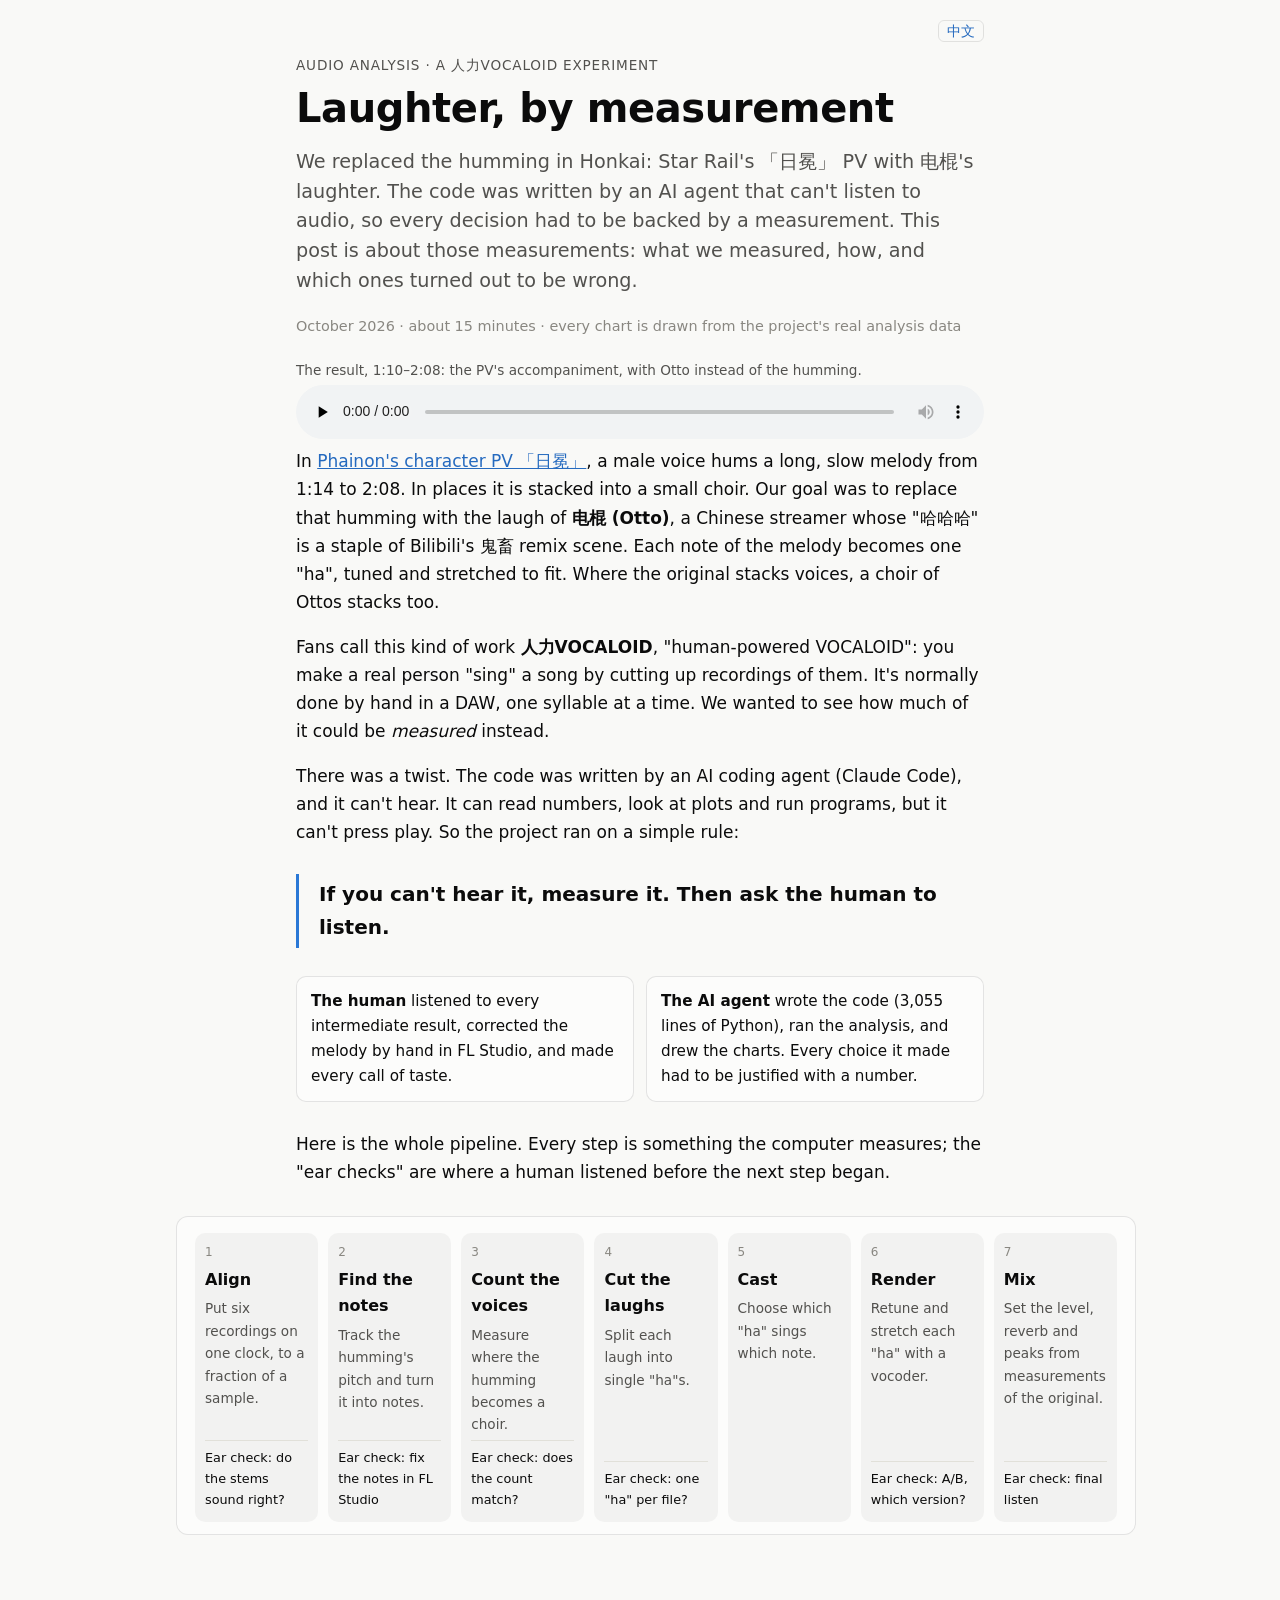
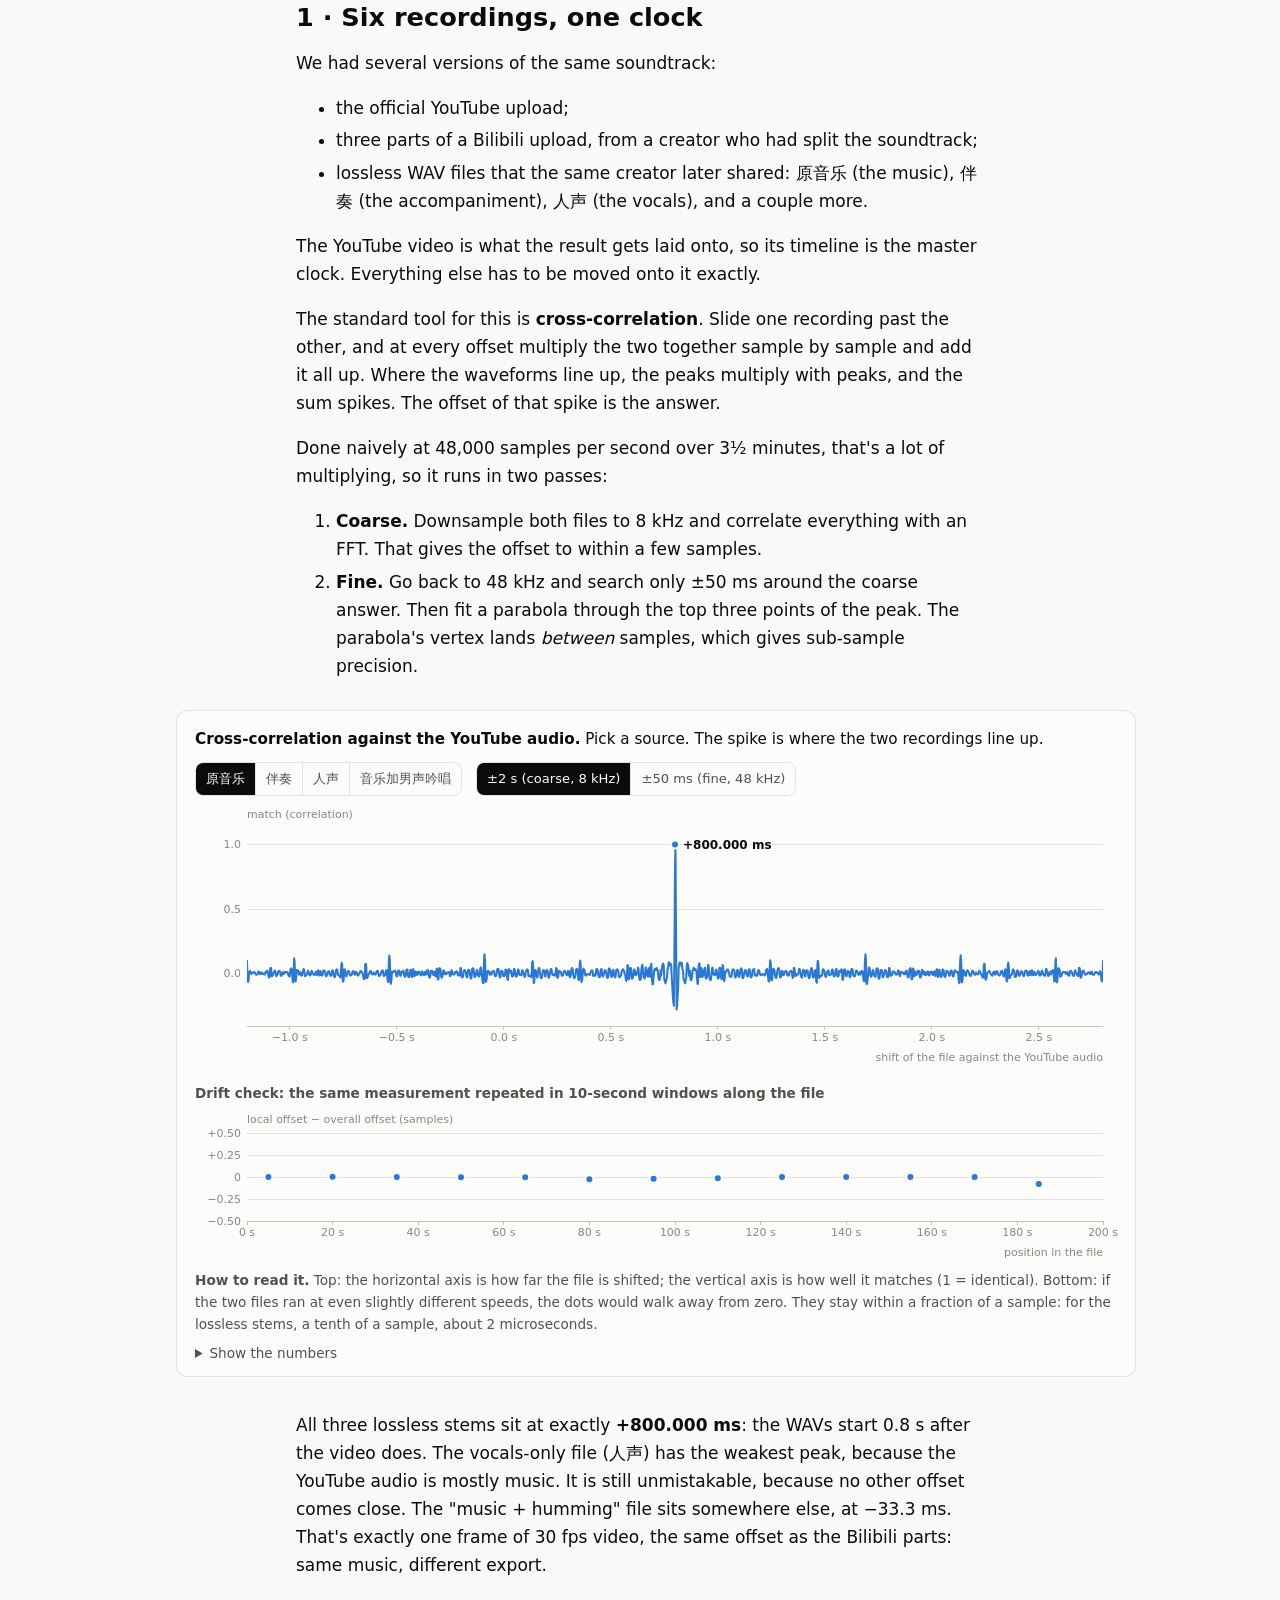
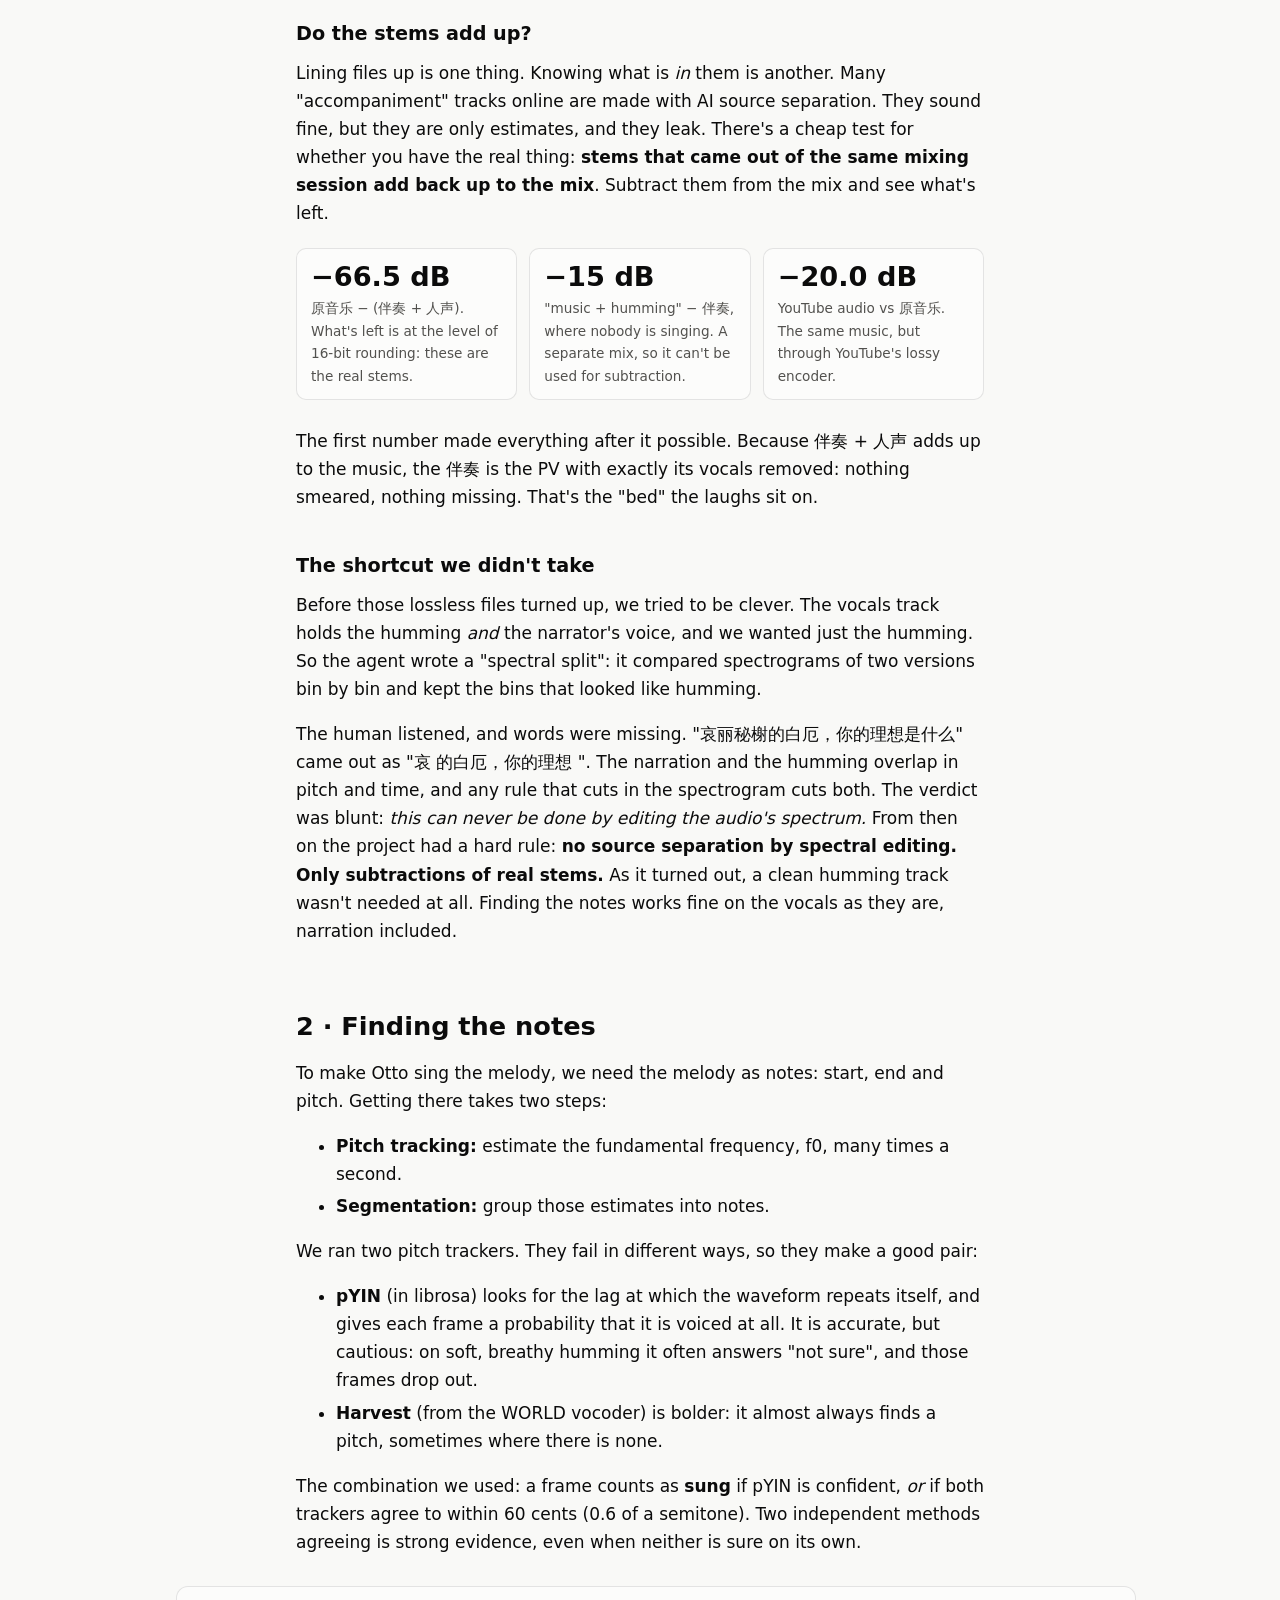
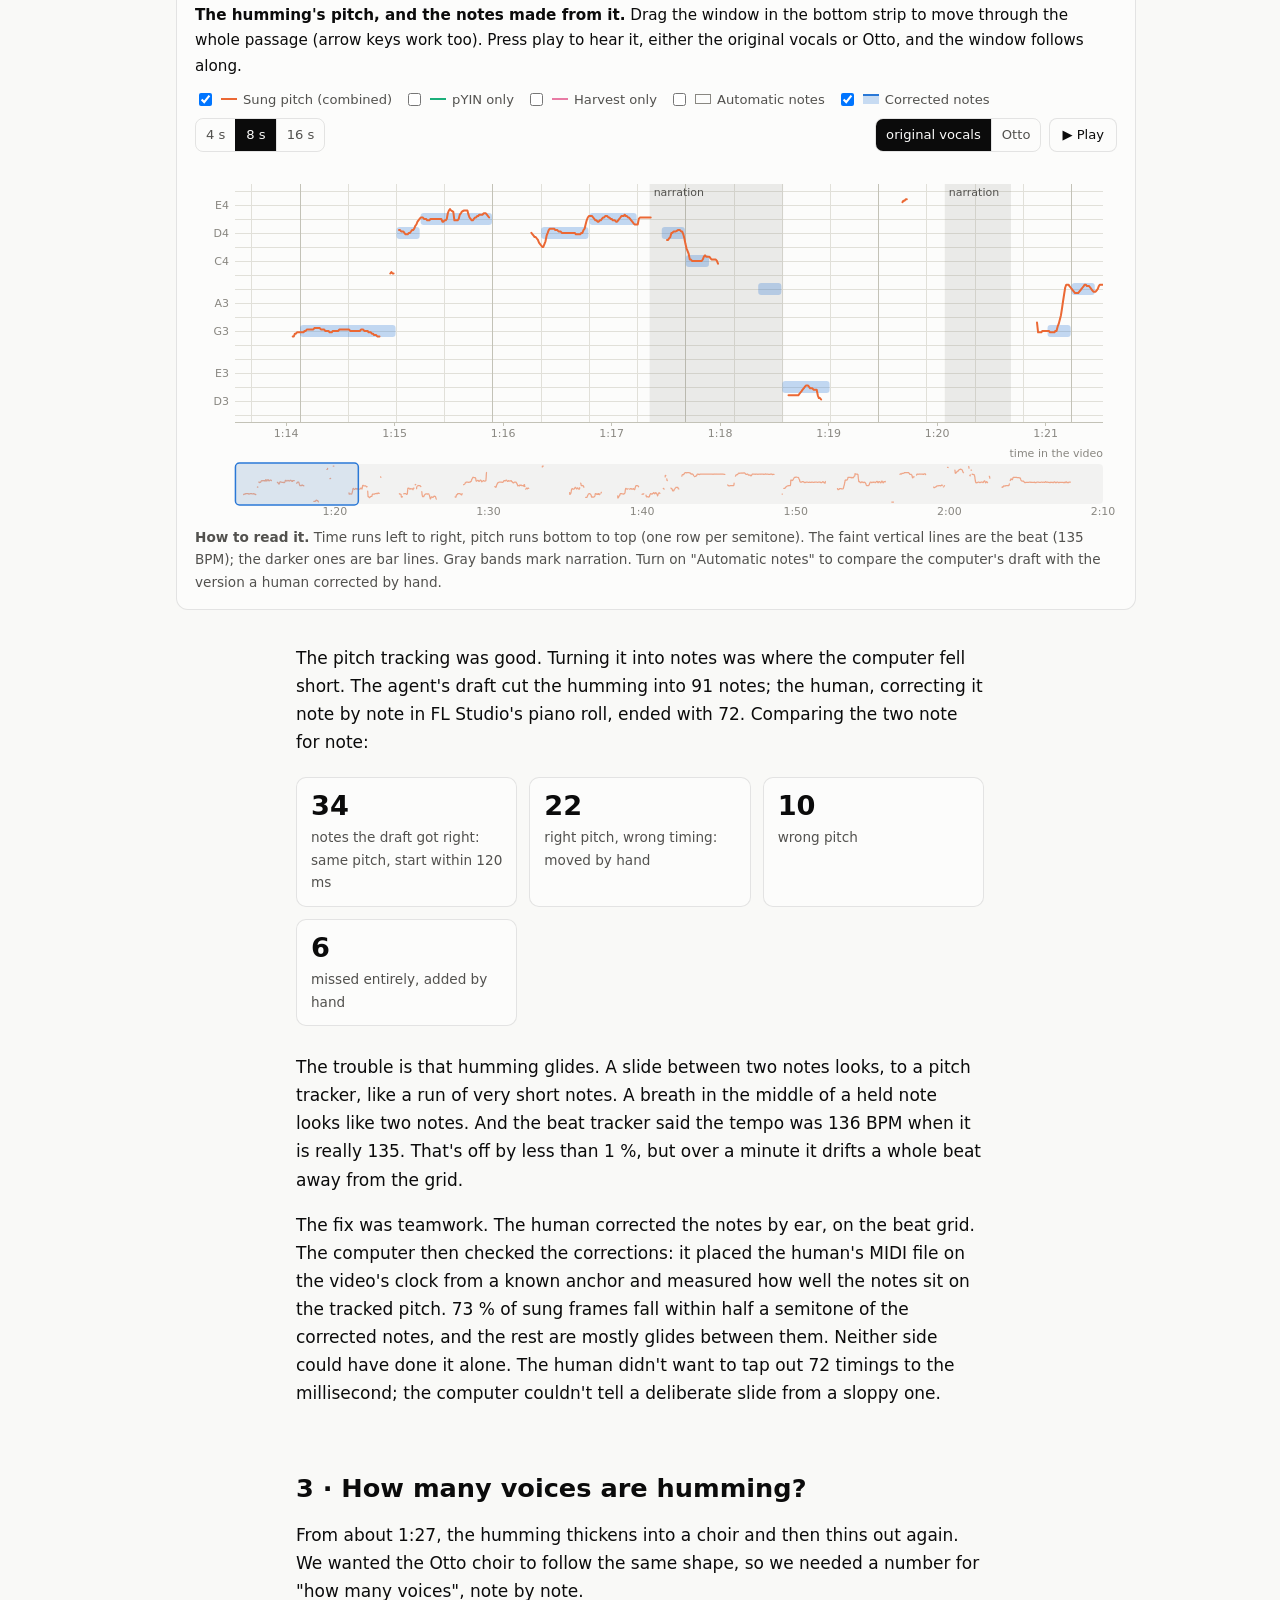
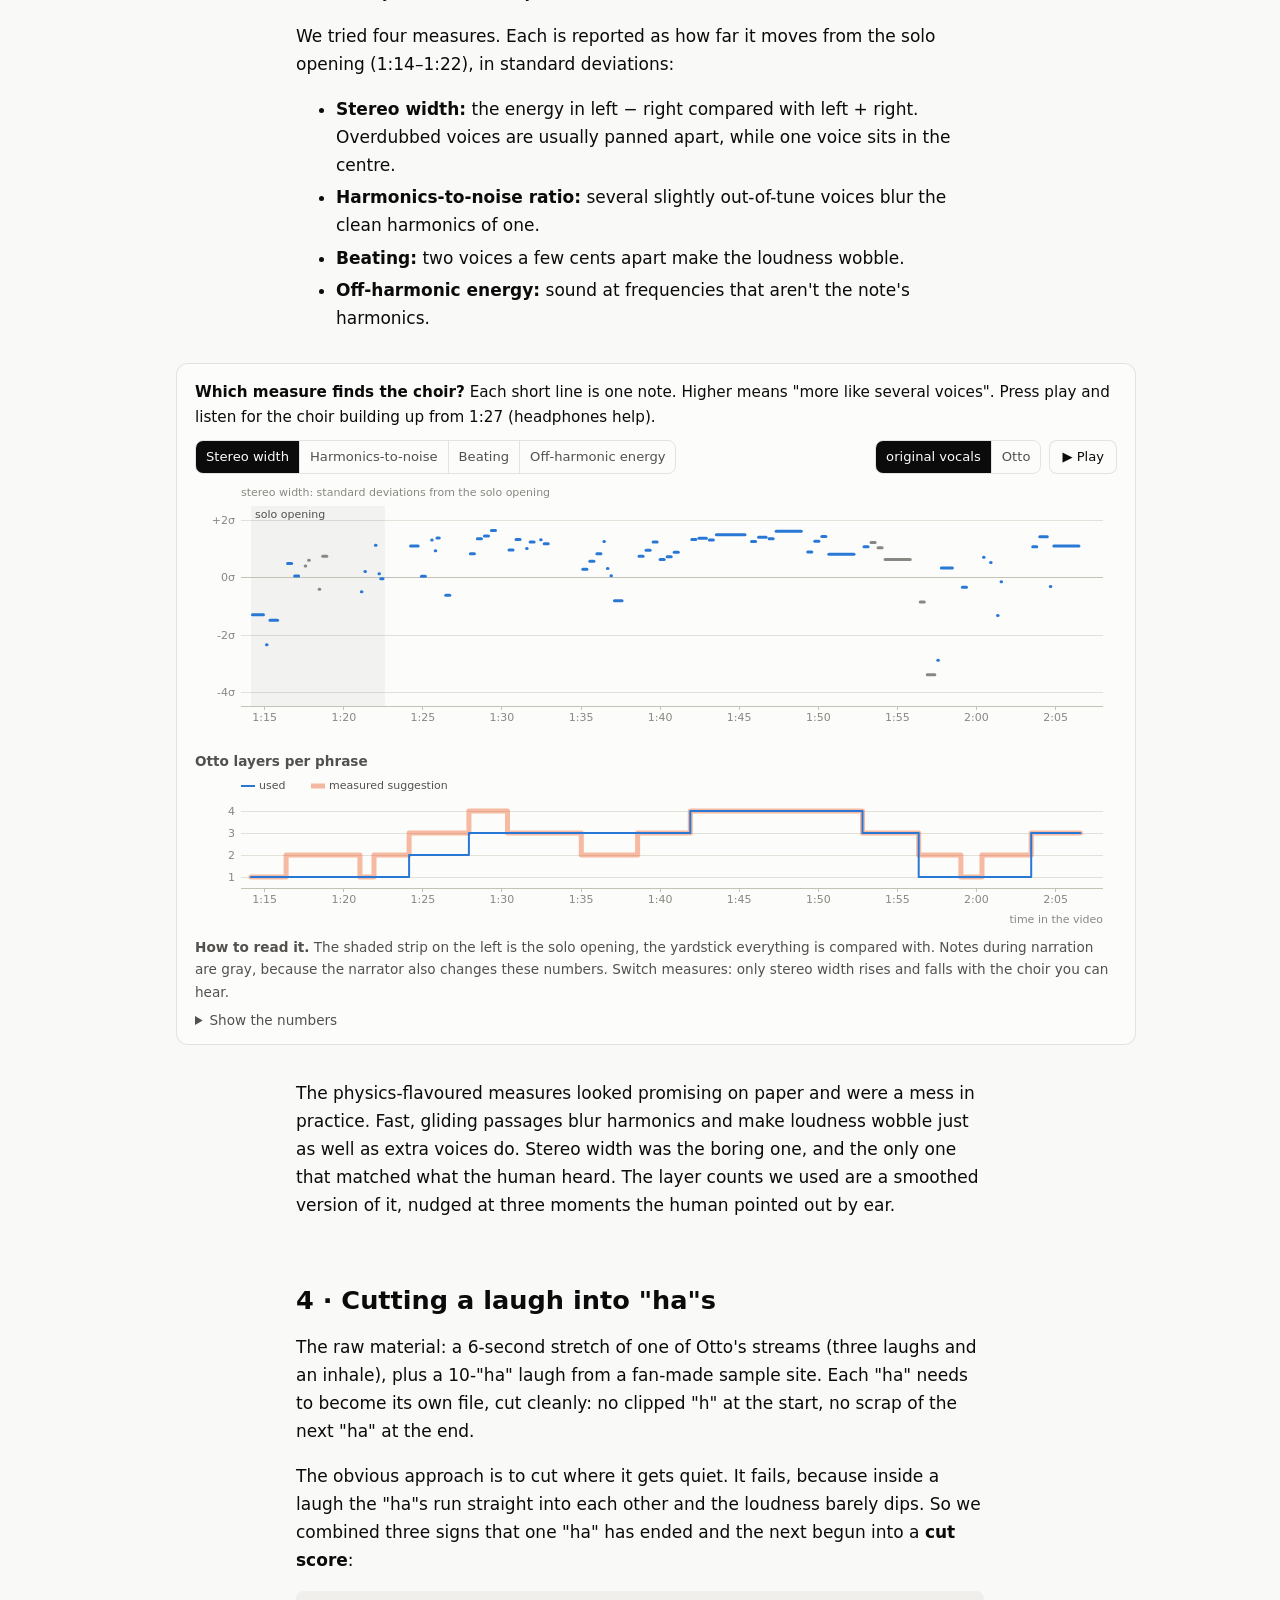
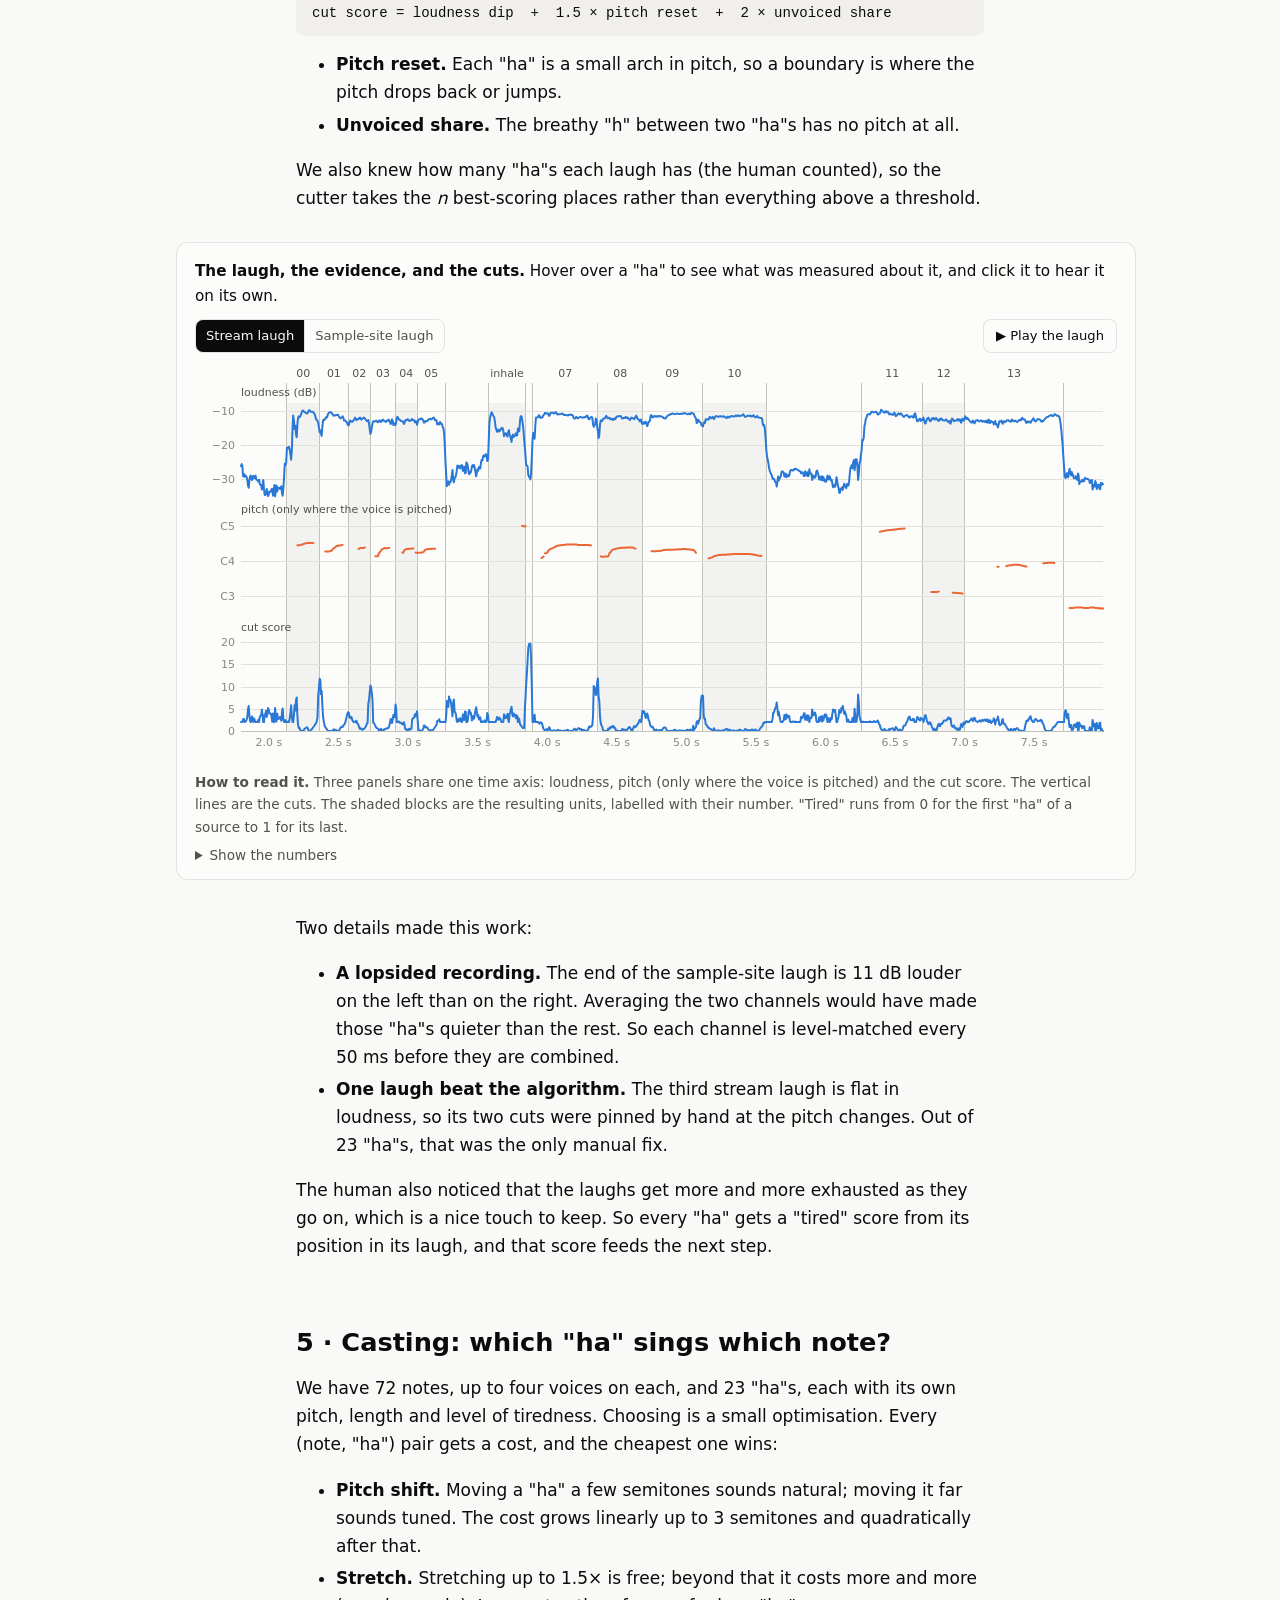
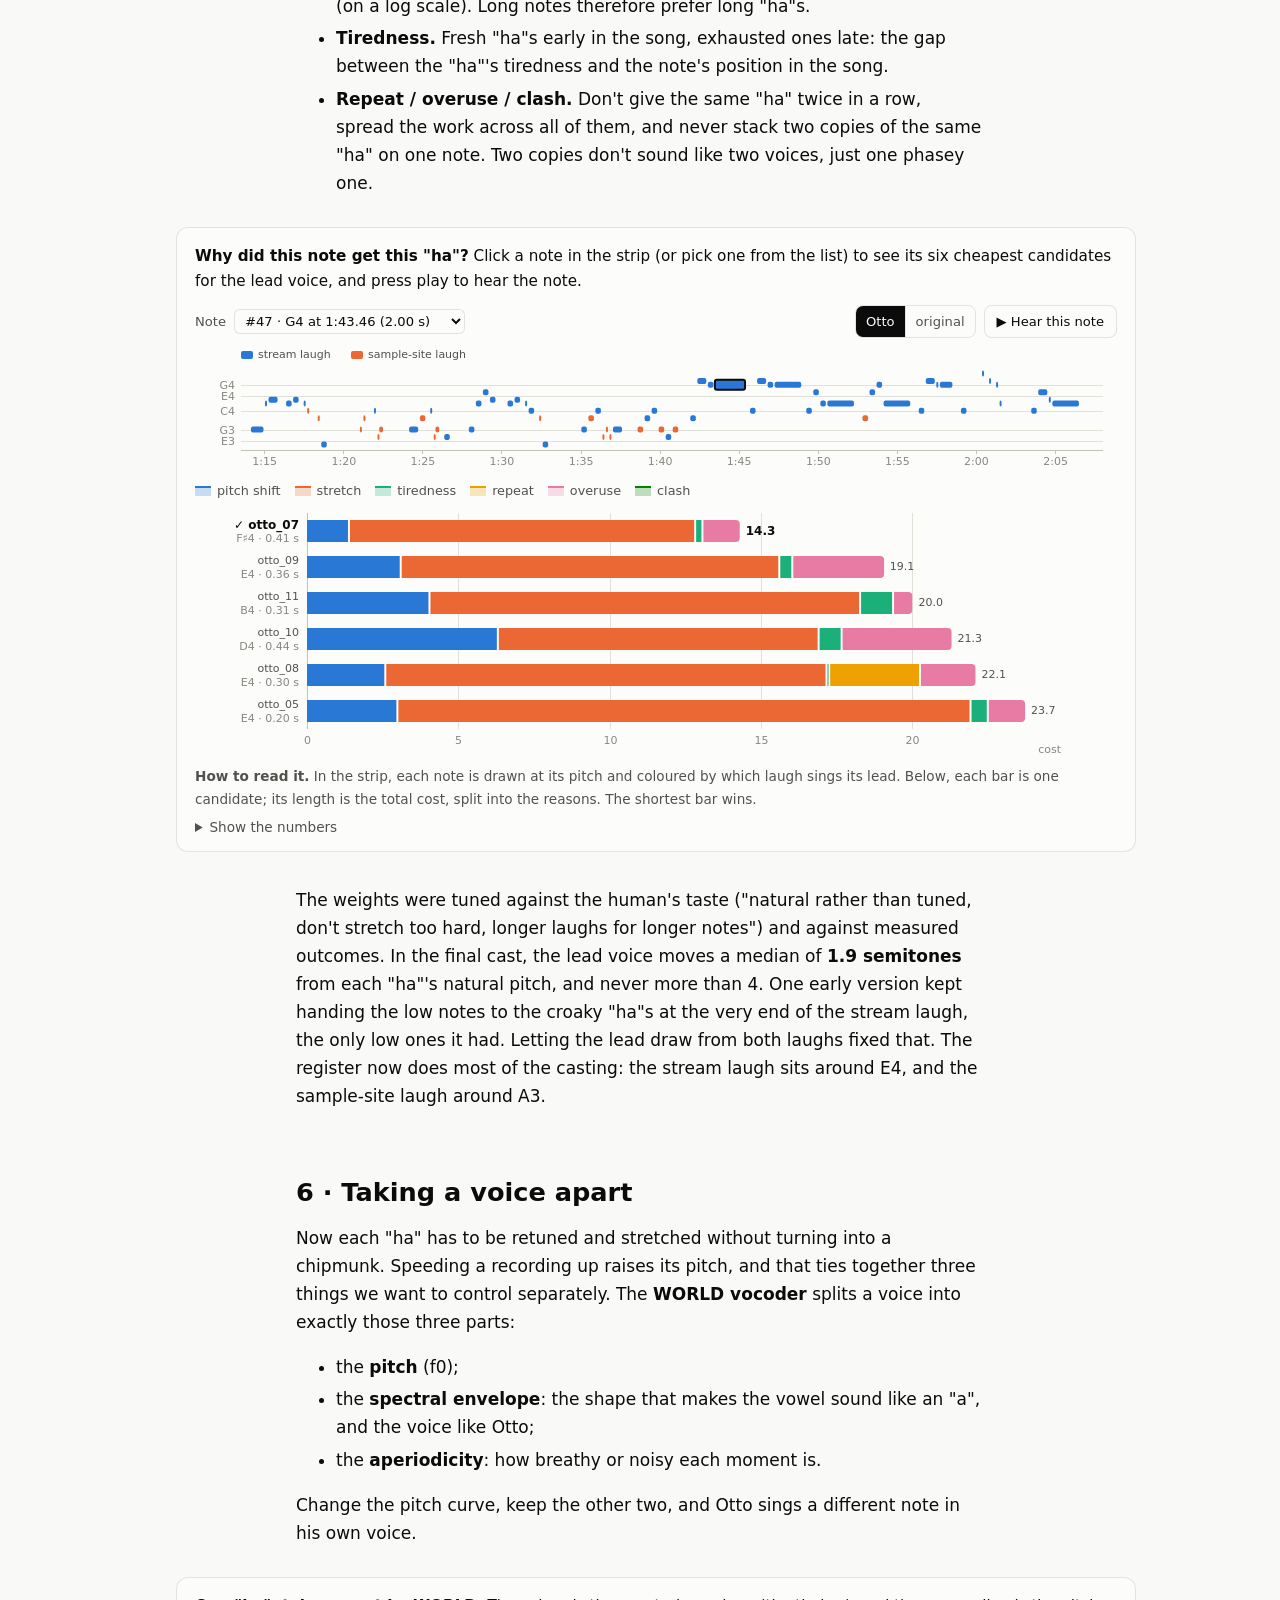
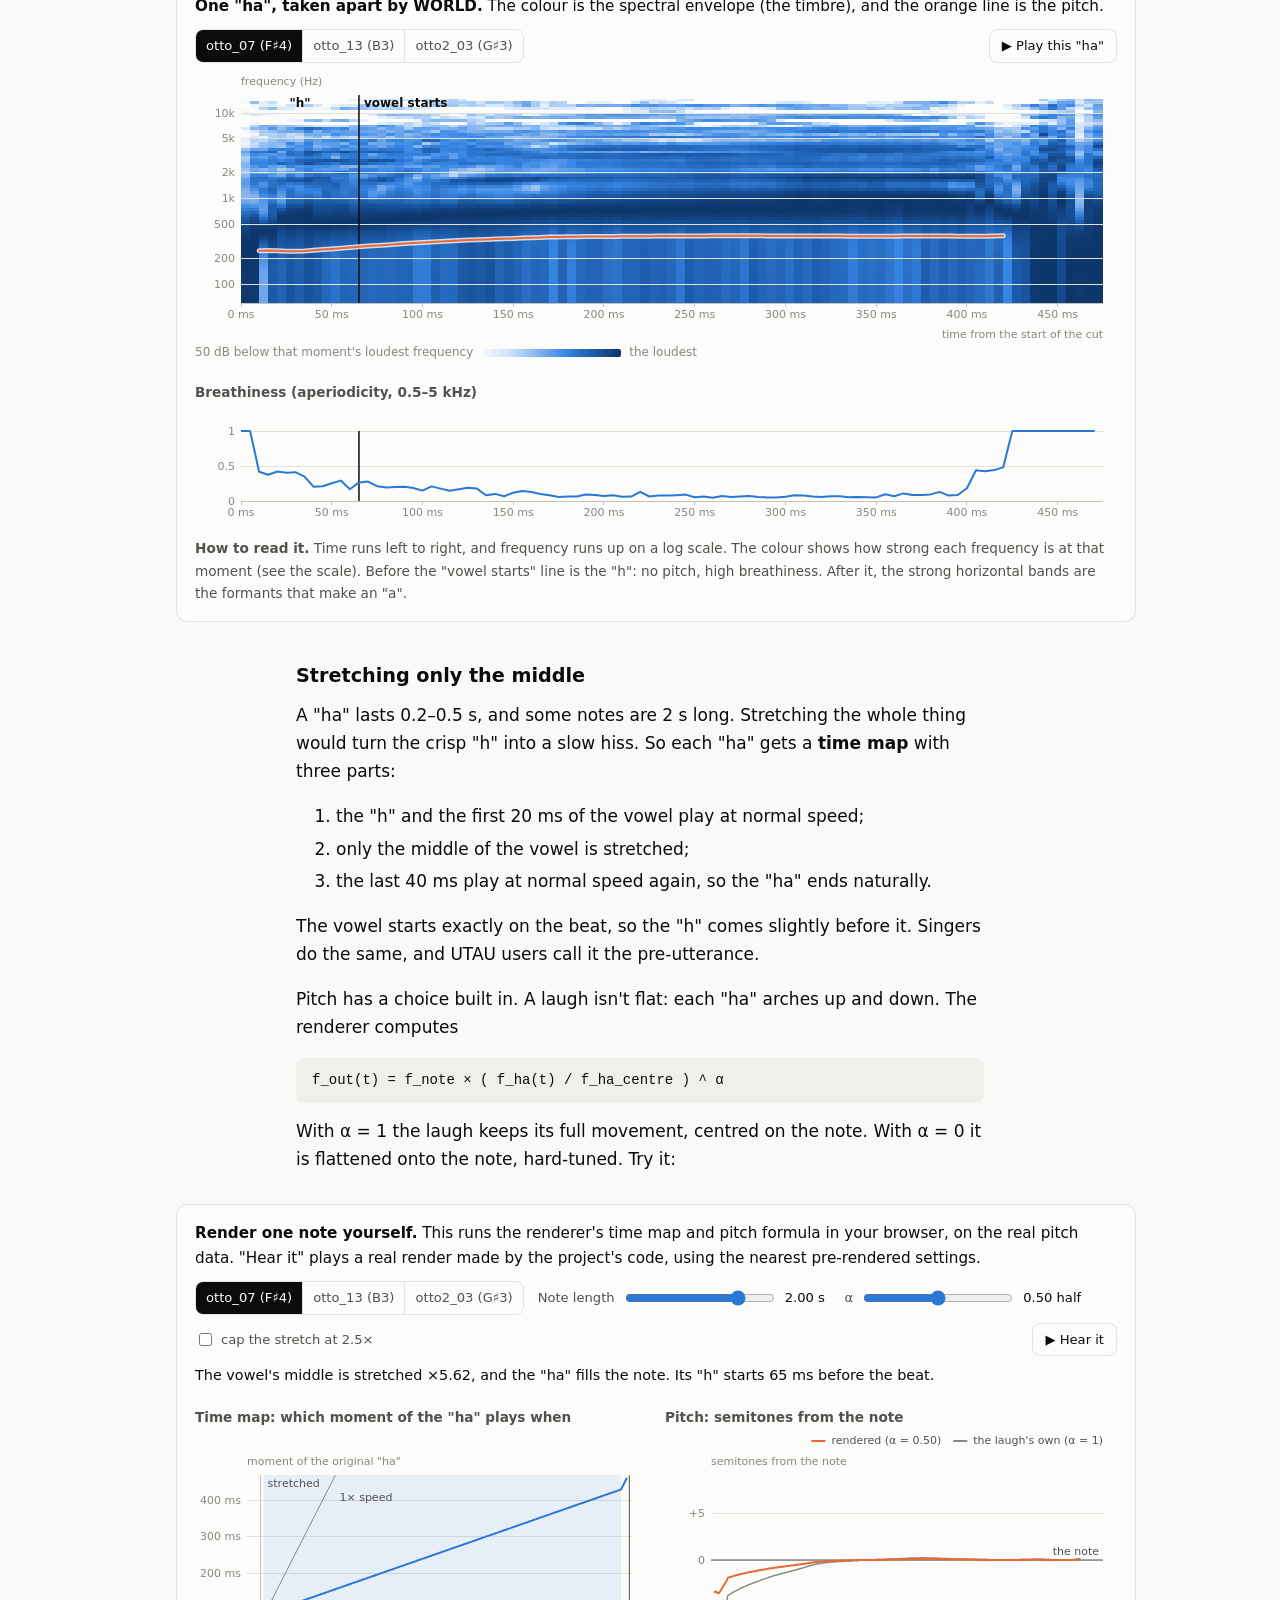
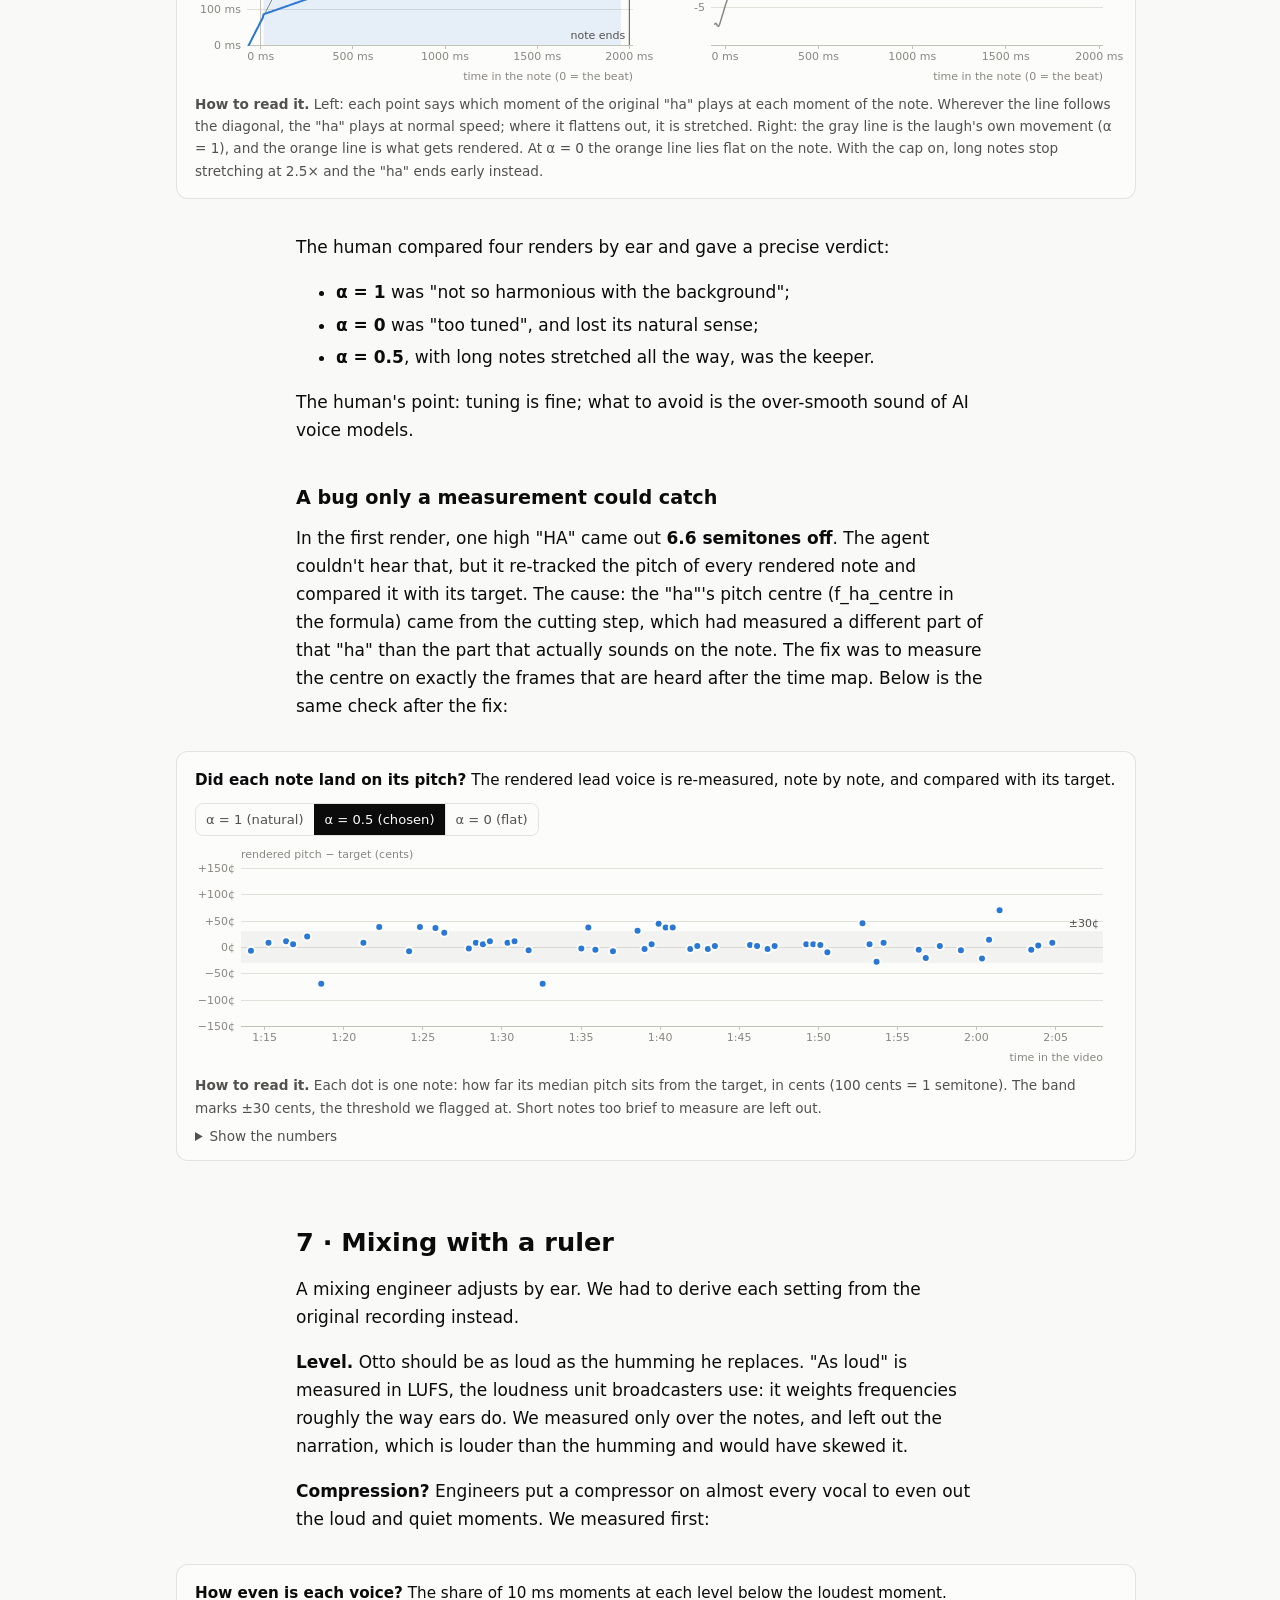
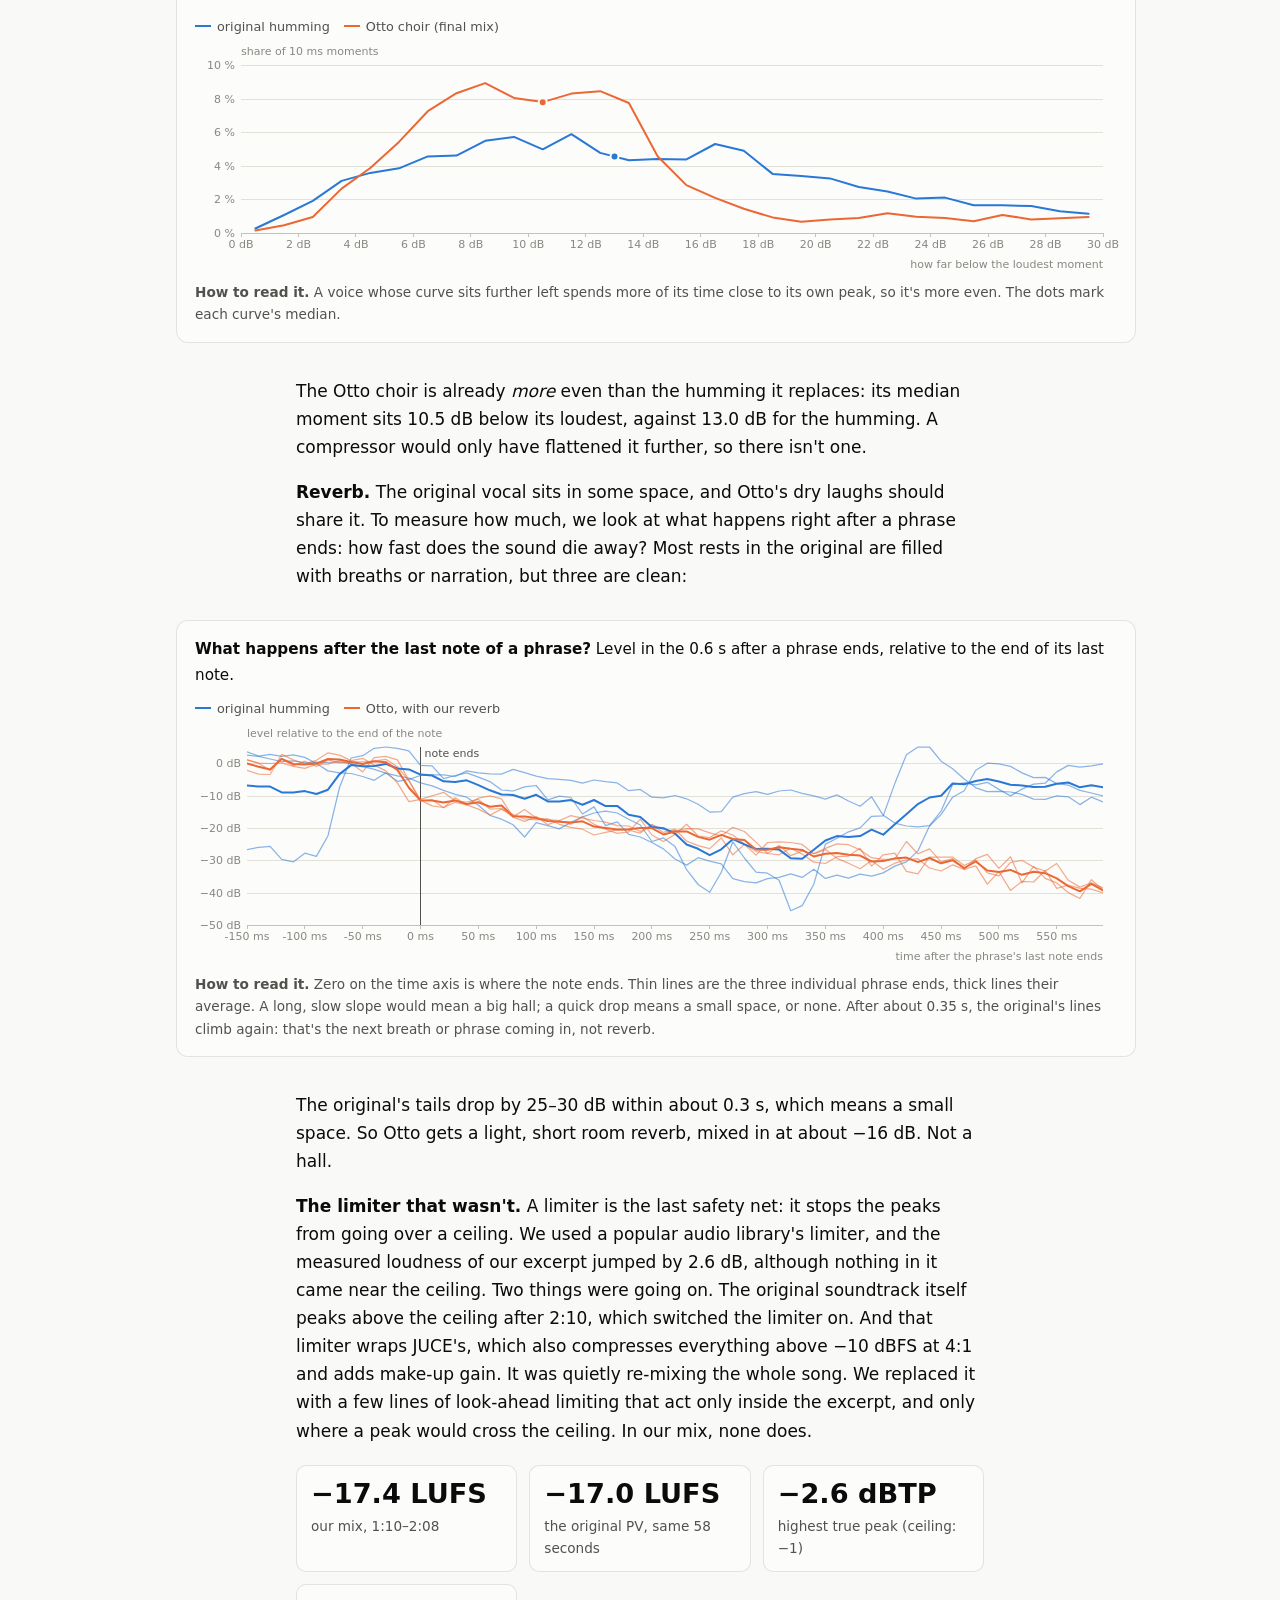
<file: claude/20261011-otto/index.html>
<!doctype html>
<html lang="en">
<head>
<meta charset="utf-8">
<meta name="viewport" content="width=device-width, initial-scale=1">
<title>Laughter, by Measurement</title>
<meta name="description" content="How we replaced the humming in a Honkai: Star Rail PV with 电棍's laughter, when the AI writing the code couldn't listen to a single note.">
<link rel="alternate" hreflang="zh-CN" href="index.zh.html">
<link rel="stylesheet" href="style.css">
</head>
<body>
<article>

<header class="hero">
  <nav class="lang"><a href="index.zh.html" hreflang="zh-CN" lang="zh-CN">中文</a></nav>
  <p class="kicker">Audio analysis · a 人力VOCALOID experiment</p>
  <h1>Laughter, by measurement</h1>
  <p class="dek">We replaced the humming in Honkai: Star Rail's 「日冕」 PV with 电棍's laughter. The code was written by an AI agent that can't listen to audio, so every decision had to be backed by a measurement. This post is about those measurements: what we measured, how, and which ones turned out to be wrong.</p>
  <p class="meta">October 2026 · about 15 minutes · every chart is drawn from the project's real analysis data</p>
  <!-- Link to the finished video here, e.g. <p class="watch"><a href="https://…">▶ Watch the result</a></p> -->
  <figure class="listen">
    <figcaption>The result, 1:10–2:08: the PV's accompaniment, with Otto instead of the humming.</figcaption>
    <audio controls preload="none">
      <source src="audio/result.webm" type='audio/webm; codecs="opus"'>
      <source src="audio/result.m4a" type="audio/mp4">
    </audio>
  </figure>
</header>

<section>
<p>In <a href="https://www.youtube.com/watch?v=BEKGuF5tY9E">Phainon's character PV 「日冕」</a>, a male voice hums a long, slow melody from 1:14 to 2:08. In places it is stacked into a small choir. Our goal was to replace that humming with the laugh of <b>电棍 (Otto)</b>, a Chinese streamer whose "哈哈哈" is a staple of Bilibili's 鬼畜 remix scene. Each note of the melody becomes one "ha", tuned and stretched to fit. Where the original stacks voices, a choir of Ottos stacks too.</p>

<p>Fans call this kind of work <b>人力VOCALOID</b>, "human-powered VOCALOID": you make a real person "sing" a song by cutting up recordings of them. It's normally done by hand in a DAW, one syllable at a time. We wanted to see how much of it could be <em>measured</em> instead.</p>

<p>There was a twist. The code was written by an AI coding agent (Claude Code), and it can't hear. It can read numbers, look at plots and run programs, but it can't press play. So the project ran on a simple rule:</p>

<blockquote class="pull">If you can't hear it, measure it. Then ask the human to listen.</blockquote>

<div class="who">
  <div><b>The human</b> listened to every intermediate result, corrected the melody by hand in FL Studio, and made every call of taste.</div>
  <div><b>The AI agent</b> wrote the code (<span data-num="lines"></span> lines of Python), ran the analysis, and drew the charts. Every choice it made had to be justified with a number.</div>
</div>

<p>Here is the whole pipeline. Every step is something the computer measures; the "ear checks" are where a human listened before the next step began.</p>

<figure class="wide">
  <ol class="pipeline">
    <li><span class="step">1</span><b>Align</b><span>Put six recordings on one clock, to a fraction of a sample.</span><i>Ear check: do the stems sound right?</i></li>
    <li><span class="step">2</span><b>Find the notes</b><span>Track the humming's pitch and turn it into notes.</span><i>Ear check: fix the notes in FL Studio</i></li>
    <li><span class="step">3</span><b>Count the voices</b><span>Measure where the humming becomes a choir.</span><i>Ear check: does the count match?</i></li>
    <li><span class="step">4</span><b>Cut the laughs</b><span>Split each laugh into single "ha"s.</span><i>Ear check: one "ha" per file?</i></li>
    <li><span class="step">5</span><b>Cast</b><span>Choose which "ha" sings which note.</span></li>
    <li><span class="step">6</span><b>Render</b><span>Retune and stretch each "ha" with a vocoder.</span><i>Ear check: A/B, which version?</i></li>
    <li><span class="step">7</span><b>Mix</b><span>Set the level, reverb and peaks from measurements of the original.</span><i>Ear check: final listen</i></li>
  </ol>
</figure>
</section>

<section>
<h2>1 · Six recordings, one clock</h2>

<p>We had several versions of the same soundtrack:</p>
<ul>
  <li>the official YouTube upload;</li>
  <li>three parts of a Bilibili upload, from a creator who had split the soundtrack;</li>
  <li>lossless WAV files that the same creator later shared: 原音乐 (the music), 伴奏 (the accompaniment), 人声 (the vocals), and a couple more.</li>
</ul>
<p>The YouTube video is what the result gets laid onto, so its timeline is the master clock. Everything else has to be moved onto it exactly.</p>

<p>The standard tool for this is <b>cross-correlation</b>. Slide one recording past the other, and at every offset multiply the two together sample by sample and add it all up. Where the waveforms line up, the peaks multiply with peaks, and the sum spikes. The offset of that spike is the answer.</p>

<p>Done naively at 48,000 samples per second over 3½ minutes, that's a lot of multiplying, so it runs in two passes:</p>
<ol>
  <li><b>Coarse.</b> Downsample both files to 8 kHz and correlate everything with an FFT. That gives the offset to within a few samples.</li>
  <li><b>Fine.</b> Go back to 48 kHz and search only ±50 ms around the coarse answer. Then fit a parabola through the top three points of the peak. The parabola's vertex lands <em>between</em> samples, which gives sub-sample precision.</li>
</ol>

<figure class="wide" id="fig-align">
  <figcaption><b>Cross-correlation against the YouTube audio.</b> Pick a source. The spike is where the two recordings line up.</figcaption>
  <div class="controls">
    <div class="seg" role="group" aria-label="Source" data-ctl="src"></div>
    <div class="seg" role="group" aria-label="Zoom" data-ctl="zoom">
      <button data-v="coarse" aria-pressed="true">±2 s (coarse, 8 kHz)</button>
      <button data-v="fine">±50 ms (fine, 48 kHz)</button>
    </div>
  </div>
  <div class="chart" data-chart="xcorr" style="height:260px"></div>
  <h4 class="sub">Drift check: the same measurement repeated in 10-second windows along the file</h4>
  <div class="chart" data-chart="drift" style="height:150px"></div>
  <p class="howto"><b>How to read it.</b> Top: the horizontal axis is how far the file is shifted; the vertical axis is how well it matches (1 = identical). Bottom: if the two files ran at even slightly different speeds, the dots would walk away from zero. They stay within a fraction of a sample: for the lossless stems, a tenth of a sample, about 2 microseconds.</p>
  <details><summary>Show the numbers</summary><table data-table="align"></table></details>
</figure>

<p>All three lossless stems sit at exactly <b>+800.000 ms</b>: the WAVs start 0.8 s after the video does. The vocals-only file (人声) has the weakest peak, because the YouTube audio is mostly music. It is still unmistakable, because no other offset comes close. The "music + humming" file sits somewhere else, at −33.3 ms. That's exactly one frame of 30 fps video, the same offset as the Bilibili parts: same music, different export.</p>

<h3>Do the stems add up?</h3>

<p>Lining files up is one thing. Knowing what is <em>in</em> them is another. Many "accompaniment" tracks online are made with AI source separation. They sound fine, but they are only estimates, and they leak. There's a cheap test for whether you have the real thing: <b>stems that came out of the same mixing session add back up to the mix</b>. Subtract them from the mix and see what's left.</p>

<div class="tiles">
  <div class="tile"><div class="v" data-num="mixres"></div><div class="l">原音乐 − (伴奏 + 人声). What's left is at the level of 16-bit rounding: these are the real stems.</div></div>
  <div class="tile"><div class="v">−15 dB</div><div class="l">"music + humming" − 伴奏, where nobody is singing. A separate mix, so it can't be used for subtraction.</div></div>
  <div class="tile"><div class="v" data-num="ytres"></div><div class="l">YouTube audio vs 原音乐. The same music, but through YouTube's lossy encoder.</div></div>
</div>

<p>The first number made everything after it possible. Because 伴奏 + 人声 adds up to the music, the 伴奏 is the PV with exactly its vocals removed: nothing smeared, nothing missing. That's the "bed" the laughs sit on.</p>

<h3>The shortcut we didn't take</h3>

<p>Before those lossless files turned up, we tried to be clever. The vocals track holds the humming <em>and</em> the narrator's voice, and we wanted just the humming. So the agent wrote a "spectral split": it compared spectrograms of two versions bin by bin and kept the bins that looked like humming.</p>

<p>The human listened, and words were missing. "哀丽秘榭的白厄，你的理想是什么" came out as "哀 的白厄，你的理想 ". The narration and the humming overlap in pitch and time, and any rule that cuts in the spectrogram cuts both. The verdict was blunt: <i>this can never be done by editing the audio's spectrum.</i> From then on the project had a hard rule: <b>no source separation by spectral editing. Only subtractions of real stems.</b> As it turned out, a clean humming track wasn't needed at all. Finding the notes works fine on the vocals as they are, narration included.</p>
</section>

<section>
<h2>2 · Finding the notes</h2>

<p>To make Otto sing the melody, we need the melody as notes: start, end and pitch. Getting there takes two steps:</p>
<ul>
  <li><b>Pitch tracking:</b> estimate the fundamental frequency, f0, many times a second.</li>
  <li><b>Segmentation:</b> group those estimates into notes.</li>
</ul>

<p>We ran two pitch trackers. They fail in different ways, so they make a good pair:</p>
<ul>
  <li><b>pYIN</b> (in librosa) looks for the lag at which the waveform repeats itself, and gives each frame a probability that it is voiced at all. It is accurate, but cautious: on soft, breathy humming it often answers "not sure", and those frames drop out.</li>
  <li><b>Harvest</b> (from the WORLD vocoder) is bolder: it almost always finds a pitch, sometimes where there is none.</li>
</ul>
<p>The combination we used: a frame counts as <b>sung</b> if pYIN is confident, <em>or</em> if both trackers agree to within 60 cents (0.6 of a semitone). Two independent methods agreeing is strong evidence, even when neither is sure on its own.</p>

<figure class="wide" id="fig-pitch">
  <figcaption><b>The humming's pitch, and the notes made from it.</b> Drag the window in the bottom strip to move through the whole passage (arrow keys work too). Press play to hear it, either the original vocals or Otto, and the window follows along.</figcaption>
  <div class="controls">
    <div class="chips" data-ctl="layers">
      <label><input type="checkbox" value="sung" checked><span class="key line" style="--c:var(--s2)"></span>Sung pitch (combined)</label>
      <label><input type="checkbox" value="pyin"><span class="key line" style="--c:var(--s3)"></span>pYIN only</label>
      <label><input type="checkbox" value="harvest"><span class="key line" style="--c:var(--s5)"></span>Harvest only</label>
      <label><input type="checkbox" value="draft"><span class="key box outline"></span>Automatic notes</label>
      <label><input type="checkbox" value="final" checked><span class="key box" style="--c:var(--s1)"></span>Corrected notes</label>
    </div>
    <div class="seg" role="group" aria-label="Window" data-ctl="win">
      <button data-v="4">4 s</button><button data-v="8" aria-pressed="true">8 s</button><button data-v="16">16 s</button>
    </div>
  </div>
  <div class="chart" data-chart="pitch" style="height:300px"></div>
  <div class="chart overview" data-chart="pitch-overview" style="height:54px"></div>
  <p class="howto"><b>How to read it.</b> Time runs left to right, pitch runs bottom to top (one row per semitone). The faint vertical lines are the beat (135 BPM); the darker ones are bar lines. Gray bands mark narration. Turn on "Automatic notes" to compare the computer's draft with the version a human corrected by hand.</p>
</figure>

<p>The pitch tracking was good. Turning it into notes was where the computer fell short. The agent's draft cut the humming into <span data-num="draftcount"></span> notes; the human, correcting it note by note in FL Studio's piano roll, ended with 72. Comparing the two note for note:</p>

<div class="tiles" data-tiles="compare"></div>

<p>The trouble is that humming glides. A slide between two notes looks, to a pitch tracker, like a run of very short notes. A breath in the middle of a held note looks like two notes. And the beat tracker said the tempo was <span data-num="tempo-tracked"></span> BPM when it is really <span data-num="tempo"></span>. That's off by less than 1 %, but over a minute it drifts a whole beat away from the grid.</p>

<p>The fix was teamwork. The human corrected the notes by ear, on the beat grid. The computer then checked the corrections: it placed the human's MIDI file on the video's clock from a known anchor and measured how well the notes sit on the tracked pitch. <span data-num="pitchfit"></span> of sung frames fall within half a semitone of the corrected notes, and the rest are mostly glides between them. Neither side could have done it alone. The human didn't want to tap out 72 timings to the millisecond; the computer couldn't tell a deliberate slide from a sloppy one.</p>
</section>

<section>
<h2>3 · How many voices are humming?</h2>

<p>From about 1:27, the humming thickens into a choir and then thins out again. We wanted the Otto choir to follow the same shape, so we needed a number for "how many voices", note by note.</p>

<p>We tried four measures. Each is reported as how far it moves from the solo opening (1:14–1:22), in standard deviations:</p>
<ul>
  <li><b>Stereo width:</b> the energy in left − right compared with left + right. Overdubbed voices are usually panned apart, while one voice sits in the centre.</li>
  <li><b>Harmonics-to-noise ratio:</b> several slightly out-of-tune voices blur the clean harmonics of one.</li>
  <li><b>Beating:</b> two voices a few cents apart make the loudness wobble.</li>
  <li><b>Off-harmonic energy:</b> sound at frequencies that aren't the note's harmonics.</li>
</ul>

<figure class="wide" id="fig-stack">
  <figcaption><b>Which measure finds the choir?</b> Each short line is one note. Higher means "more like several voices". Press play and listen for the choir building up from 1:27 (headphones help).</figcaption>
  <div class="controls"><div class="seg" role="group" aria-label="Measure" data-ctl="measure">
    <button data-v="side_mid_db" aria-pressed="true">Stereo width</button>
    <button data-v="hnr_db">Harmonics-to-noise</button>
    <button data-v="beating">Beating</button>
    <button data-v="off_harm">Off-harmonic energy</button>
  </div></div>
  <div class="chart" data-chart="stack" style="height:250px"></div>
  <h4 class="sub">Otto layers per phrase</h4>
  <div class="chart" data-chart="layers" style="height:150px"></div>
  <p class="howto"><b>How to read it.</b> The shaded strip on the left is the solo opening, the yardstick everything is compared with. Notes during narration are gray, because the narrator also changes these numbers. Switch measures: only stereo width rises and falls with the choir you can hear.</p>
  <details><summary>Show the numbers</summary><table data-table="phrases"></table></details>
</figure>

<p>The physics-flavoured measures looked promising on paper and were a mess in practice. Fast, gliding passages blur harmonics and make loudness wobble just as well as extra voices do. Stereo width was the boring one, and the only one that matched what the human heard. The layer counts we used are a smoothed version of it, nudged at three moments the human pointed out by ear.</p>
</section>

<section>
<h2>4 · Cutting a laugh into "ha"s</h2>

<p>The raw material: a 6-second stretch of one of Otto's streams (three laughs and an inhale), plus a 10-"ha" laugh from a fan-made sample site. Each "ha" needs to become its own file, cut cleanly: no clipped "h" at the start, no scrap of the next "ha" at the end.</p>

<p>The obvious approach is to cut where it gets quiet. It fails, because inside a laugh the "ha"s run straight into each other and the loudness barely dips. So we combined three signs that one "ha" has ended and the next begun into a <b>cut score</b>:</p>

<pre><code>cut score = loudness dip  +  1.5 × pitch reset  +  2 × unvoiced share</code></pre>

<ul>
  <li><b>Pitch reset.</b> Each "ha" is a small arch in pitch, so a boundary is where the pitch drops back or jumps.</li>
  <li><b>Unvoiced share.</b> The breathy "h" between two "ha"s has no pitch at all.</li>
</ul>
<p>We also knew how many "ha"s each laugh has (the human counted), so the cutter takes the <em>n</em> best-scoring places rather than everything above a threshold.</p>

<figure class="wide" id="fig-units">
  <figcaption><b>The laugh, the evidence, and the cuts.</b> Hover over a "ha" to see what was measured about it, and click it to hear it on its own.</figcaption>
  <div class="controls"><div class="seg" role="group" aria-label="Laugh" data-ctl="usrc">
    <button data-v="0" aria-pressed="true">Stream laugh</button>
    <button data-v="1">Sample-site laugh</button>
  </div></div>
  <div class="chart" data-chart="units" style="height:400px"></div>
  <p class="howto"><b>How to read it.</b> Three panels share one time axis: loudness, pitch (only where the voice is pitched) and the cut score. The vertical lines are the cuts. The shaded blocks are the resulting units, labelled with their number. "Tired" runs from 0 for the first "ha" of a source to 1 for its last.</p>
  <details><summary>Show the numbers</summary><table data-table="units"></table></details>
</figure>

<p>Two details made this work:</p>
<ul>
  <li><b>A lopsided recording.</b> The end of the sample-site laugh is 11 dB louder on the left than on the right. Averaging the two channels would have made those "ha"s quieter than the rest. So each channel is level-matched every 50 ms before they are combined.</li>
  <li><b>One laugh beat the algorithm.</b> The third stream laugh is flat in loudness, so its two cuts were pinned by hand at the pitch changes. Out of 23 "ha"s, that was the only manual fix.</li>
</ul>
<p>The human also noticed that the laughs get more and more exhausted as they go on, which is a nice touch to keep. So every "ha" gets a "tired" score from its position in its laugh, and that score feeds the next step.</p>
</section>

<section>
<h2>5 · Casting: which "ha" sings which note?</h2>

<p>We have 72 notes, up to four voices on each, and 23 "ha"s, each with its own pitch, length and level of tiredness. Choosing is a small optimisation. Every (note, "ha") pair gets a cost, and the cheapest one wins:</p>

<ul class="costs">
  <li><b>Pitch shift.</b> Moving a "ha" a few semitones sounds natural; moving it far sounds tuned. The cost grows linearly up to 3 semitones and quadratically after that.</li>
  <li><b>Stretch.</b> Stretching up to 1.5× is free; beyond that it costs more and more (on a log scale). Long notes therefore prefer long "ha"s.</li>
  <li><b>Tiredness.</b> Fresh "ha"s early in the song, exhausted ones late: the gap between the "ha"'s tiredness and the note's position in the song.</li>
  <li><b>Repeat / overuse / clash.</b> Don't give the same "ha" twice in a row, spread the work across all of them, and never stack two copies of the same "ha" on one note. Two copies don't sound like two voices, just one phasey one.</li>
</ul>

<figure class="wide" id="fig-cast">
  <figcaption><b>Why did this note get this "ha"?</b> Click a note in the strip (or pick one from the list) to see its six cheapest candidates for the lead voice, and press play to hear the note.</figcaption>
  <div class="controls"><label class="select">Note <select data-ctl="note"></select></label></div>
  <div class="chart" data-chart="strip" style="height:130px"></div>
  <div class="legend" data-legend="terms"></div>
  <div class="chart" data-chart="costs" style="height:250px"></div>
  <p class="howto"><b>How to read it.</b> In the strip, each note is drawn at its pitch and coloured by which laugh sings its lead. Below, each bar is one candidate; its length is the total cost, split into the reasons. The shortest bar wins.</p>
  <details><summary>Show the numbers</summary><table data-table="cands"></table></details>
</figure>

<p>The weights were tuned against the human's taste ("natural rather than tuned, don't stretch too hard, longer laughs for longer notes") and against measured outcomes. In the final cast, the lead voice moves a median of <b>1.9 semitones</b> from each "ha"'s natural pitch, and never more than 4. One early version kept handing the low notes to the croaky "ha"s at the very end of the stream laugh, the only low ones it had. Letting the lead draw from both laughs fixed that. The register now does most of the casting: the stream laugh sits around E4, and the sample-site laugh around A3.</p>
</section>

<section>
<h2>6 · Taking a voice apart</h2>

<p>Now each "ha" has to be retuned and stretched without turning into a chipmunk. Speeding a recording up raises its pitch, and that ties together three things we want to control separately. The <b>WORLD vocoder</b> splits a voice into exactly those three parts:</p>
<ul>
  <li>the <b>pitch</b> (f0);</li>
  <li>the <b>spectral envelope</b>: the shape that makes the vowel sound like an "a", and the voice like Otto;</li>
  <li>the <b>aperiodicity</b>: how breathy or noisy each moment is.</li>
</ul>
<p>Change the pitch curve, keep the other two, and Otto sings a different note in his own voice.</p>

<figure class="wide" id="fig-world">
  <figcaption><b>One "ha", taken apart by WORLD.</b> The colour is the spectral envelope (the timbre), and the orange line is the pitch.</figcaption>
  <div class="controls"><div class="seg" role="group" aria-label="Unit" data-ctl="wunit"></div></div>
  <div class="chart heat" data-chart="world" style="height:270px"></div>
  <div class="scale" data-scale="world"></div>
  <h4 class="sub">Breathiness (aperiodicity, 0.5–5 kHz)</h4>
  <div class="chart" data-chart="ap" style="height:120px"></div>
  <p class="howto"><b>How to read it.</b> Time runs left to right, and frequency runs up on a log scale. The colour shows how strong each frequency is at that moment (see the scale). Before the "vowel starts" line is the "h": no pitch, high breathiness. After it, the strong horizontal bands are the formants that make an "a".</p>
</figure>

<h3>Stretching only the middle</h3>

<p>A "ha" lasts 0.2–0.5 s, and some notes are 2 s long. Stretching the whole thing would turn the crisp "h" into a slow hiss. So each "ha" gets a <b>time map</b> with three parts:</p>
<ol>
  <li>the "h" and the first 20 ms of the vowel play at normal speed;</li>
  <li>only the middle of the vowel is stretched;</li>
  <li>the last 40 ms play at normal speed again, so the "ha" ends naturally.</li>
</ol>
<p>The vowel starts exactly on the beat, so the "h" comes slightly before it. Singers do the same, and UTAU users call it the pre-utterance.</p>

<p>Pitch has a choice built in. A laugh isn't flat: each "ha" arches up and down. The renderer computes</p>
<pre><code>f_out(t) = f_note × ( f_ha(t) / f_ha_centre ) ^ α</code></pre>
<p>With α = 1 the laugh keeps its full movement, centred on the note. With α = 0 it is flattened onto the note, hard-tuned. Try it:</p>

<figure class="wide" id="fig-tmap">
  <figcaption><b>Render one note yourself.</b> This runs the renderer's time map and pitch formula in your browser, on the real pitch data. "Hear it" plays a real render made by the project's code, using the nearest pre-rendered settings.</figcaption>
  <div class="controls">
    <div class="seg" role="group" aria-label="Unit" data-ctl="tunit"></div>
    <label class="slider">Note length <input type="range" data-ctl="dur" min="0.15" max="2.5" step="0.01" value="2"><output></output></label>
    <label class="slider">α <input type="range" data-ctl="alpha" min="0" max="1" step="0.05" value="0.5"><output></output></label>
    <label class="check"><input type="checkbox" data-ctl="cap"> cap the stretch at 2.5×</label>
  </div>
  <p class="readout" data-readout="tmap"></p>
  <div class="pair">
    <div><h4 class="sub">Time map: which moment of the "ha" plays when</h4><div class="chart" data-chart="tmap" style="height:250px"></div></div>
    <div><h4 class="sub">Pitch: semitones from the note</h4><div class="chart" data-chart="tpitch" style="height:250px"></div></div>
  </div>
  <p class="howto"><b>How to read it.</b> Left: each point says which moment of the original "ha" plays at each moment of the note. Wherever the line follows the diagonal, the "ha" plays at normal speed; where it flattens out, it is stretched. Right: the gray line is the laugh's own movement (α = 1), and the orange line is what gets rendered. At α = 0 the orange line lies flat on the note. With the cap on, long notes stop stretching at 2.5× and the "ha" ends early instead.</p>
</figure>

<p>The human compared four renders by ear and gave a precise verdict:</p>
<ul>
  <li><b>α = 1</b> was "not so harmonious with the background";</li>
  <li><b>α = 0</b> was "too tuned", and lost its natural sense;</li>
  <li><b>α = 0.5</b>, with long notes stretched all the way, was the keeper.</li>
</ul>
<p>The human's point: tuning is fine; what to avoid is the over-smooth sound of AI voice models.</p>

<h3>A bug only a measurement could catch</h3>

<p>In the first render, one high "HA" came out <b>6.6 semitones off</b>. The agent couldn't hear that, but it re-tracked the pitch of every rendered note and compared it with its target. The cause: the "ha"'s pitch centre (f_ha_centre in the formula) came from the cutting step, which had measured a different part of that "ha" than the part that actually sounds on the note. The fix was to measure the centre on exactly the frames that are heard after the time map. Below is the same check after the fix:</p>

<figure class="wide" id="fig-check">
  <figcaption><b>Did each note land on its pitch?</b> The rendered lead voice is re-measured, note by note, and compared with its target.</figcaption>
  <div class="controls"><div class="seg" role="group" aria-label="Version" data-ctl="var">
    <button data-v="natural">α = 1 (natural)</button>
    <button data-v="half_full" aria-pressed="true">α = 0.5 (chosen)</button>
    <button data-v="flat">α = 0 (flat)</button>
  </div></div>
  <div class="chart" data-chart="check" style="height:220px"></div>
  <p class="howto"><b>How to read it.</b> Each dot is one note: how far its median pitch sits from the target, in cents (100 cents = 1 semitone). The band marks ±30 cents, the threshold we flagged at. Short notes too brief to measure are left out.</p>
  <details><summary>Show the numbers</summary><table data-table="check"></table></details>
</figure>
</section>

<section>
<h2>7 · Mixing with a ruler</h2>

<p>A mixing engineer adjusts by ear. We had to derive each setting from the original recording instead.</p>

<p><b>Level.</b> Otto should be as loud as the humming he replaces. "As loud" is measured in LUFS, the loudness unit broadcasters use: it weights frequencies roughly the way ears do. We measured only over the notes, and left out the narration, which is louder than the humming and would have skewed it.</p>

<p><b>Compression?</b> Engineers put a compressor on almost every vocal to even out the loud and quiet moments. We measured first:</p>

<figure class="wide" id="fig-peaks">
  <figcaption><b>How even is each voice?</b> The share of 10 ms moments at each level below the loudest moment.</figcaption>
  <div class="legend" data-legend="peaks"></div>
  <div class="chart" data-chart="peaks" style="height:230px"></div>
  <p class="howto"><b>How to read it.</b> A voice whose curve sits further left spends more of its time close to its own peak, so it's more even. The dots mark each curve's median.</p>
</figure>

<p>The Otto choir is already <em>more</em> even than the humming it replaces: its median moment sits <span data-num="otto-med"></span> below its loudest, against <span data-num="hum-med"></span> for the humming. A compressor would only have flattened it further, so there isn't one.</p>

<p><b>Reverb.</b> The original vocal sits in some space, and Otto's dry laughs should share it. To measure how much, we look at what happens right after a phrase ends: how fast does the sound die away? Most rests in the original are filled with breaths or narration, but three are clean:</p>

<figure class="wide" id="fig-tails">
  <figcaption><b>What happens after the last note of a phrase?</b> Level in the 0.6 s after a phrase ends, relative to the end of its last note.</figcaption>
  <div class="legend" data-legend="tails"></div>
  <div class="chart" data-chart="tails" style="height:240px"></div>
  <p class="howto"><b>How to read it.</b> Zero on the time axis is where the note ends. Thin lines are the three individual phrase ends, thick lines their average. A long, slow slope would mean a big hall; a quick drop means a small space, or none. After about 0.35 s, the original's lines climb again: that's the next breath or phrase coming in, not reverb.</p>
</figure>

<p>The original's tails drop by 25–30 dB within about 0.3 s, which means a small space. So Otto gets a light, short room reverb, mixed in at about −16 dB. Not a hall.</p>

<p><b>The limiter that wasn't.</b> A limiter is the last safety net: it stops the peaks from going over a ceiling. We used a popular audio library's limiter, and the measured loudness of our excerpt jumped by 2.6 dB, although nothing in it came near the ceiling. Two things were going on. The original soundtrack itself peaks above the ceiling after 2:10, which switched the limiter on. And that limiter wraps JUCE's, which also compresses everything above −10 dBFS at 4:1 and adds make-up gain. It was quietly re-mixing the whole song. We replaced it with a few lines of look-ahead limiting that act only inside the excerpt, and only where a peak would cross the ceiling. In our mix, none does.</p>

<div class="tiles" data-tiles="final"></div>

<p>The final mix is within half a dB of the original PV's loudness over the same 58 seconds, and its peaks stay 2.6 dB below full scale. One last check: the Otto track and the 伴奏 add up to the final mix to within −126 dB. So anyone can lay the vocals alone over the accompaniment and get exactly the same result.</p>
</section>

<section>
<h2>What we learned</h2>

<ul class="learned">
  <li><b>Measure the thing you'd listen for, and check that the measure agrees with ears.</b> Four plausible "how many voices" measures; only one tracked what a person hears.</li>
  <li><b>Get real stems; don't separate.</b> One mixture-consistency check, a single subtraction, told us more than any amount of clever spectral processing, and the spectral processing ate the narrator's words.</li>
  <li><b>Verify your tools as well as your data.</b> A "limiter" turned out to be a compressor. A pitch centre measured on the wrong frames detuned a note by more than half an octave. Both were caught by re-measuring the output instead of trusting the code.</li>
  <li><b>Put the human where judgement lives.</b> Notes in a gliding melody, the choice between α = 0.5 and α = 1, whether a cut lands cleanly: a person settles these in seconds, and a metric never fully does.</li>
  <li><b>Keep every step as a file.</b> Every intermediate result is an ordinary WAV or MIDI file on one shared timeline, so the human could open any of them in a DAW, correct it, and hand it back.</li>
</ul>

<p class="tools"><b>Tools:</b> Python 3.11 with numpy and scipy (cross-correlation, filtering), librosa (pYIN pitch tracking), pyworld (the WORLD vocoder and Harvest), Praat via parselmouth (harmonics-to-noise), pedalboard (filter and reverb), pyloudnorm (LUFS), ffmpeg and yt-dlp. The charts are plain SVG and JavaScript, drawn from <code>data.js</code>, which <code>build.py blog</code> generates from the project's analysis.</p>
</section>

<footer>
  <p>「日冕」 PV and its music © HoYoverse. The laughs are 电棍 (Otto)'s, from his streams. The lossless stems were shared by the uploader of Bilibili BV1QYgfzcEpF. The audio clips on this page are short excerpts of these recordings, included for illustration.</p>
</footer>
</article>

<div class="tip" id="tip" hidden></div>
<script src="data.js"></script>
<script src="charts.js"></script>
</body>
</html>
</file>
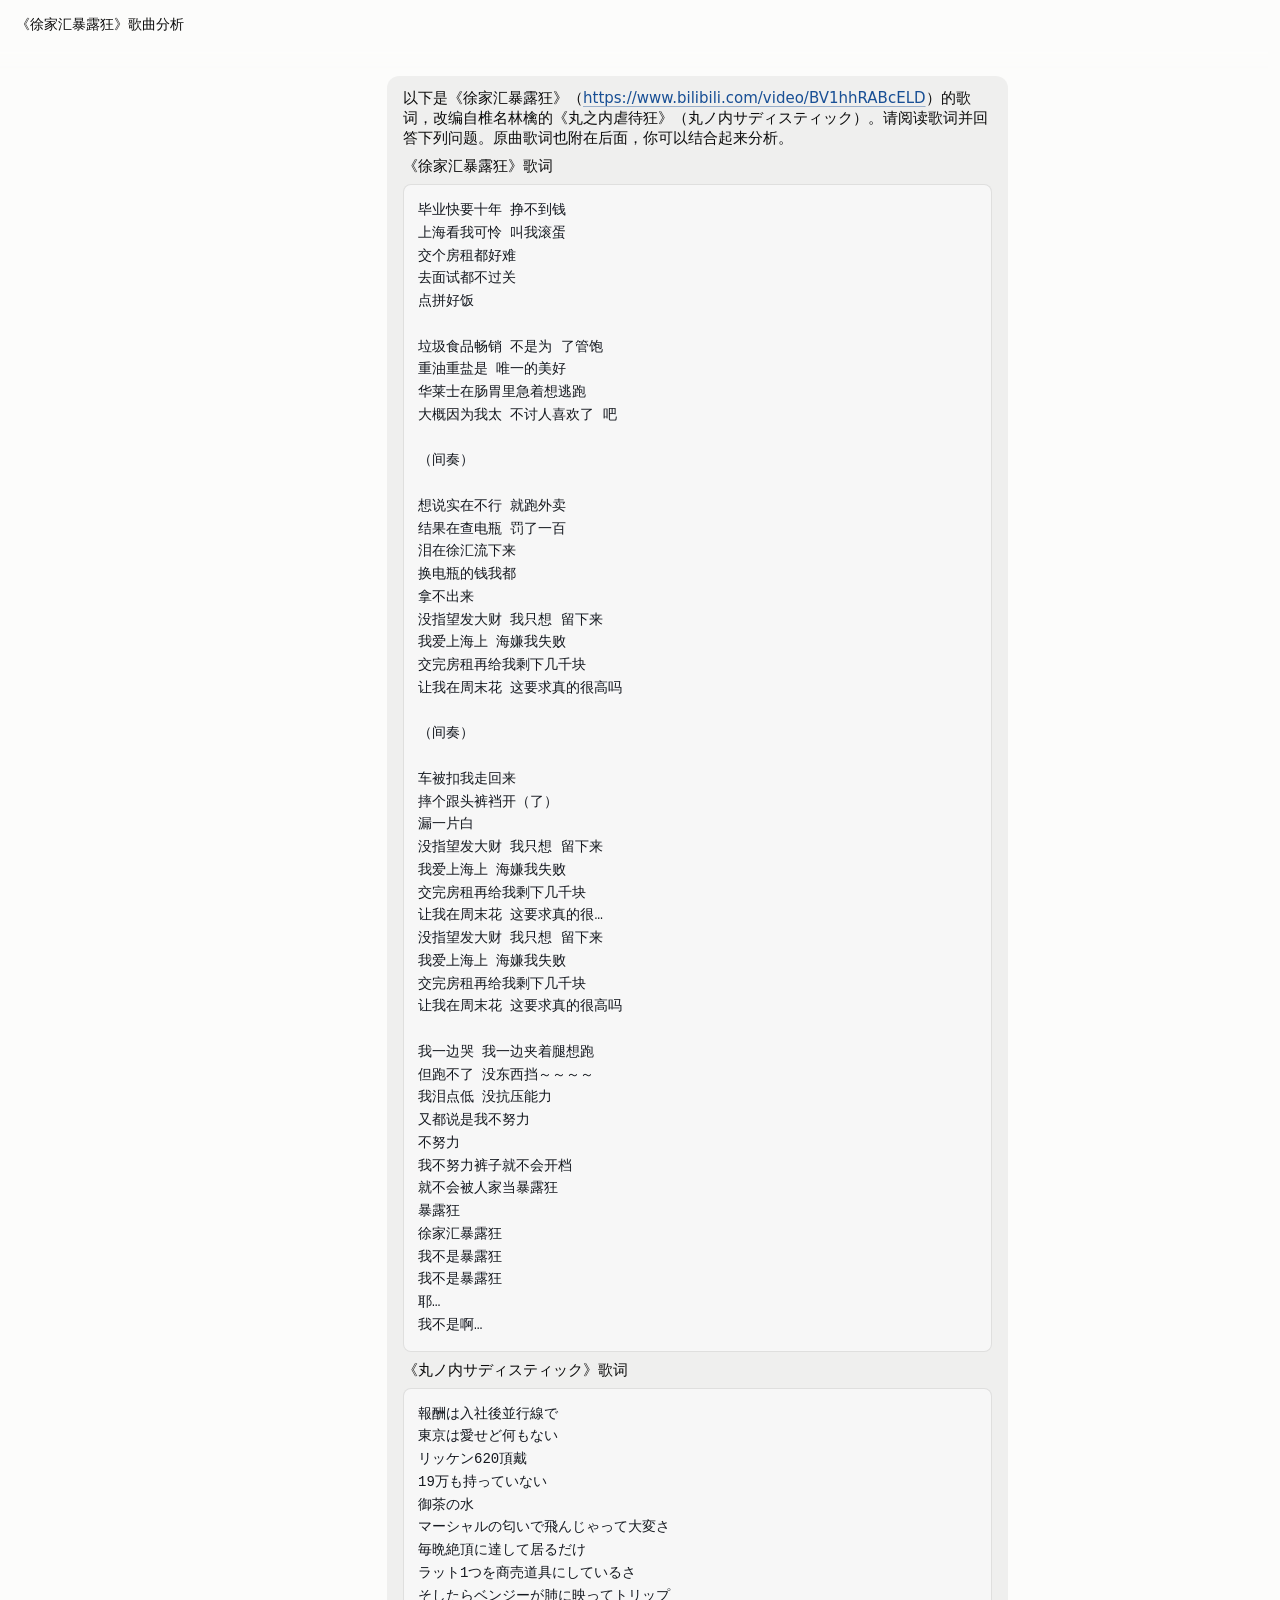
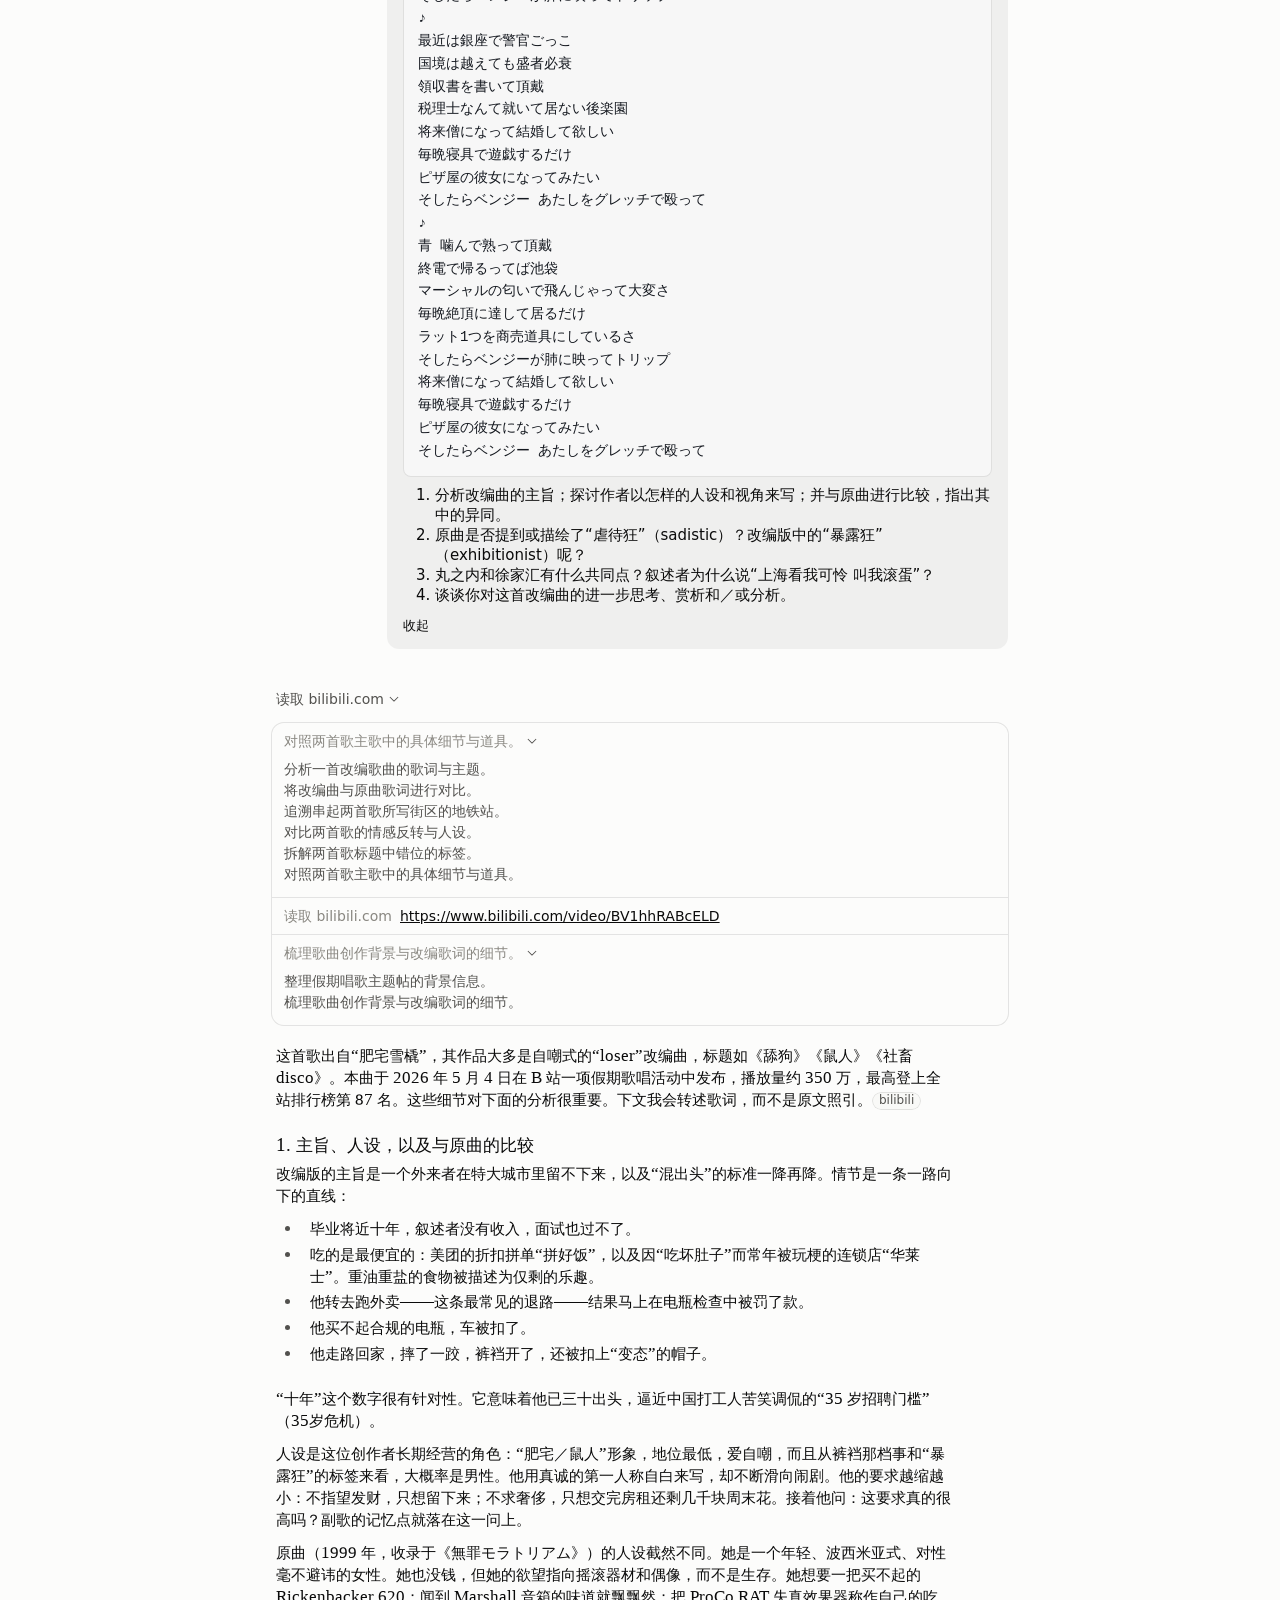
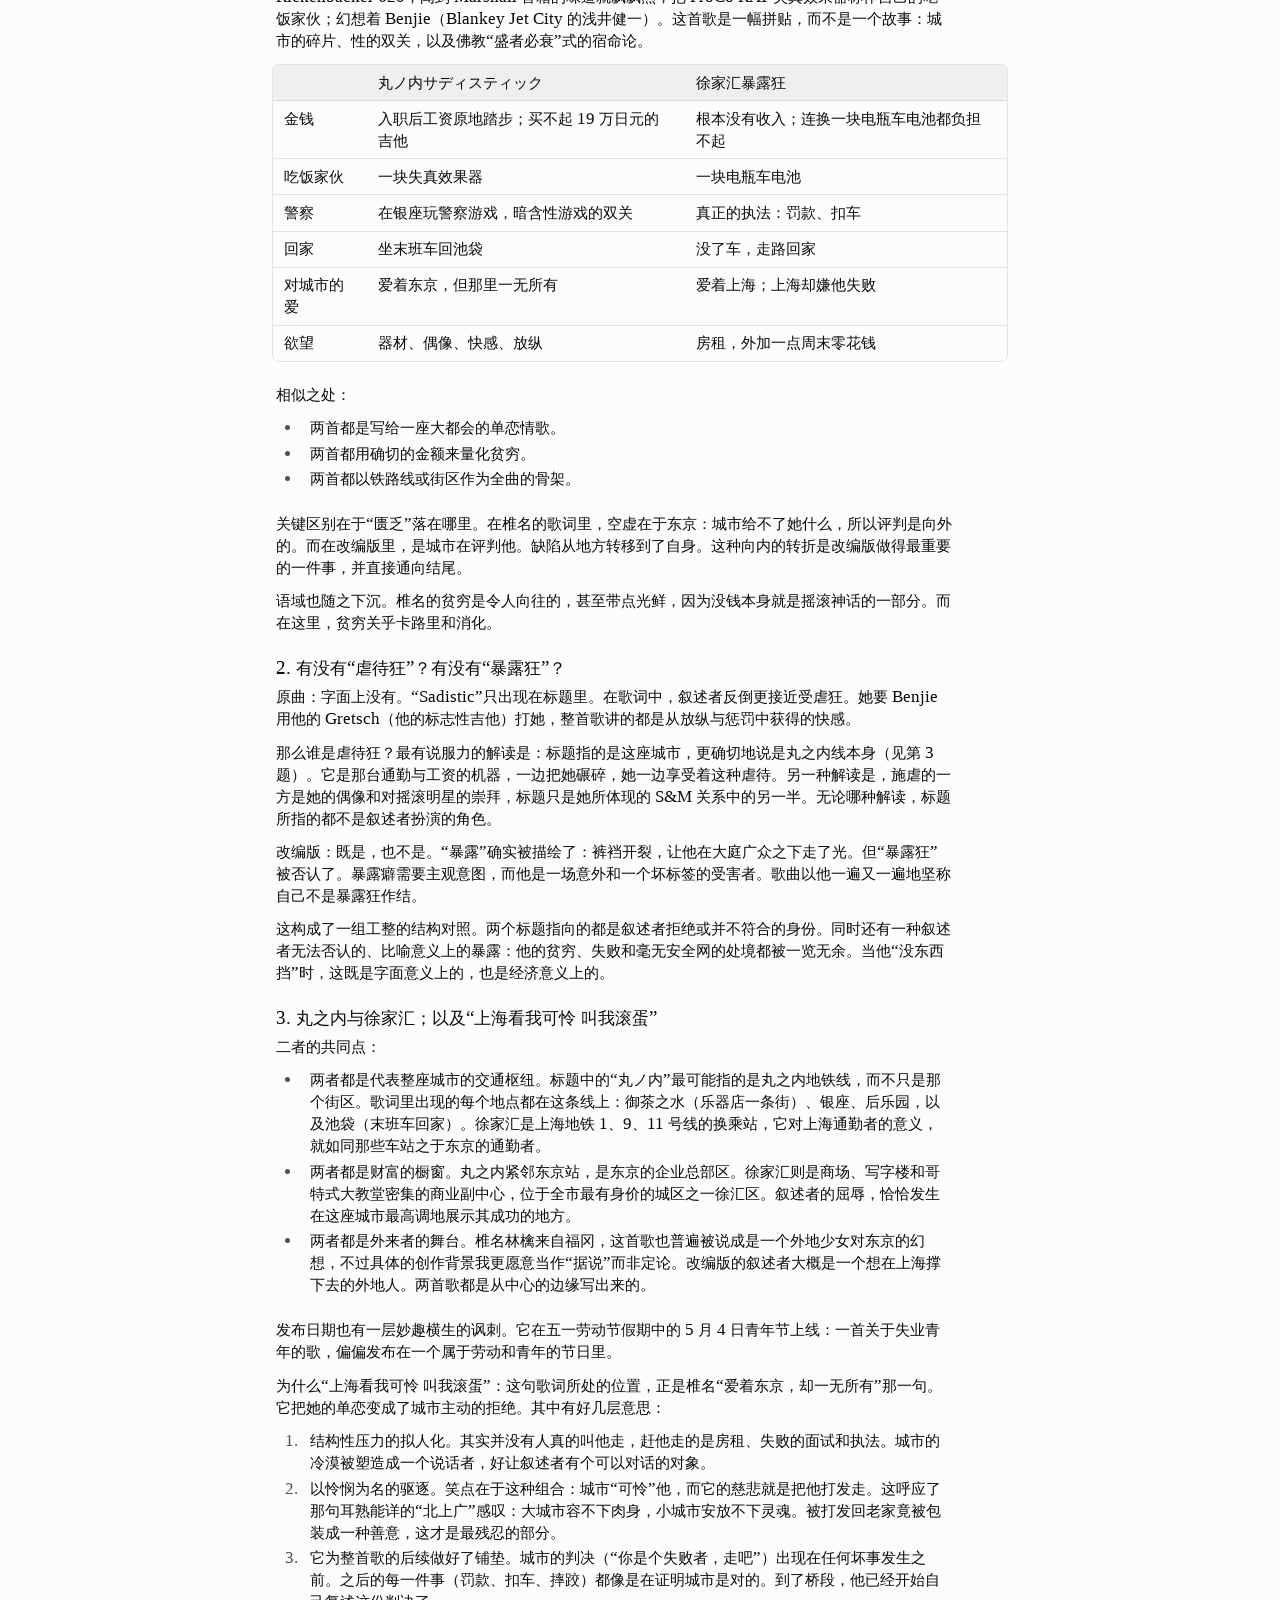
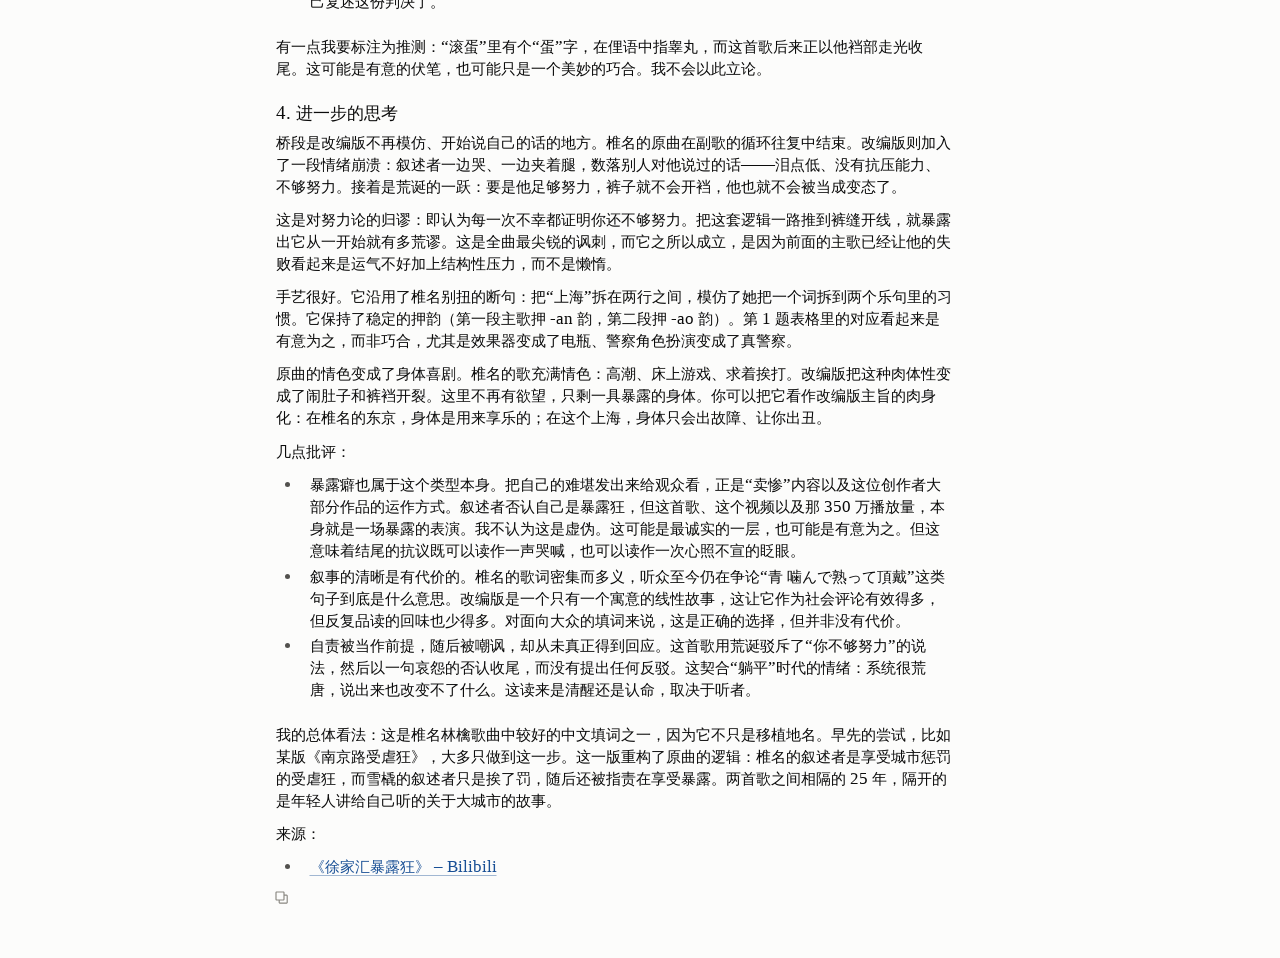
<file: claude/20261008-BV1hhRABcELD-analysis.html>
<!DOCTYPE html>
<html lang="zh-CN" data-theme="claude" data-mode="system" data-color-version="v2" data-density="comfortable" data-cjk-order="zh-hans" class="cds-root antialiased scroll-smooth" style="--font-user-message: var(--font-sans-serif); --font-claude-response: var(--font-serif);">
<head>
<meta charset="utf-8">
<meta name="viewport" content="width=device-width, initial-scale=1">
<title>《徐家汇暴露狂》歌曲分析 - Claude</title>
<style>

html.cds-root { --cds-page-bg: var(--cds-surface-1) }
body { counter-reset: katexEqnNo 0 mmlEqnNo 0 }

@layer properties, software-compositing, cds-card, theme, base, components, utilities;
@font-face { font-family: anthropic-sans; src: url("https://assets-proxy.anthropic.com/claude-ai/v2/assets/v1/cc27851ad-DDVos-BJ.woff2") format("woff2"); font-weight: 300 800; font-style: normal; font-display: swap; font-feature-settings: "dlig" 0; }
@font-face { font-family: anthropic-sans; src: url("https://assets-proxy.anthropic.com/claude-ai/v2/assets/v1/c9d3a3a49-CJtkx3-S.woff2") format("woff2"); font-weight: 300 800; font-style: italic; font-display: swap; font-feature-settings: "dlig" 0; }
@font-face { font-family: anthropic-serif; src: url("https://assets-proxy.anthropic.com/claude-ai/v2/assets/v1/c66fc489e-2VcCjn5t.woff2") format("woff2"); font-weight: 300 800; font-style: normal; font-display: swap; }
@font-face { font-family: anthropic-serif; src: url("https://assets-proxy.anthropic.com/claude-ai/v2/assets/v1/cc410af59-Dcb-9NUS.woff2") format("woff2"); font-weight: 300 800; font-style: italic; font-display: swap; }
@font-face { font-family: "Anthropic Serif Fallback Georgia"; src: local("Georgia"); size-adjust: 104.79%; ascent-override: 94.71%; descent-override: 24.57%; line-gap-override: 0%; unicode-range: U+20-7E, U+A0-B4, U+B6-17F, U+2012-2015, U+2018-2022, U+2026, U+2030, U+2032-2034, U+2039-203A, U+2044; }
@font-face { font-family: "Anthropic Serif Fallback Times"; src: local("Times New Roman"), local("TimesNewRomanPSMT"), local("Liberation Serif"), local("LiberationSerif"); size-adjust: 114.99%; ascent-override: 86.31%; descent-override: 22.39%; line-gap-override: 0%; unicode-range: U+20-7E, U+A0-B4, U+B6-17F, U+2012-2015, U+2018-2022, U+2026, U+2030, U+2032-2034, U+2039-203A, U+2044; }
@font-face { font-family: "Anthropic Serif Fallback DejaVu"; src: local("DejaVu Serif"), local("DejaVuSerif"); size-adjust: 90.15%; ascent-override: 110.1%; descent-override: 28.56%; line-gap-override: 0%; unicode-range: U+20-7E, U+A0-B4, U+B6-17F, U+2012-2015, U+2018-2022, U+2026, U+2030, U+2032-2034, U+2039-203A, U+2044; }
@font-face { font-family: "Anthropic Serif Fallback Noto"; src: local("Noto Serif"), local("NotoSerif"), local("NotoSerif-Regular"); size-adjust: 97.12%; ascent-override: 102.19%; descent-override: 26.51%; line-gap-override: 0%; unicode-range: U+20-7E, U+A0-B4, U+B6-17F, U+2012-2015, U+2018-2022, U+2026, U+2030, U+2032-2034, U+2039-203A, U+2044; }
:root { --font-script-fallbacks: "Kohinoor Devanagari", "Kohinoor Bangla", "Kohinoor Telugu", "Tamil Sangam MN", "Kohinoor Gujarati", "Malayalam Sangam MN", "Nirmala UI", "Noto Sans Devanagari UI", "Noto Sans Devanagari", "Noto Sans Bengali UI", "Noto Sans Bengali", "Noto Sans Telugu UI", "Noto Sans Telugu", "Noto Sans Tamil UI", "Noto Sans Tamil", "Noto Sans Gujarati UI", "Noto Sans Gujarati", "Noto Sans Kannada UI", "Noto Sans Kannada", "Noto Sans Malayalam UI", "Noto Sans Malayalam", Thonburi, "Leelawadee UI", "Noto Sans Thai UI", "Noto Sans Thai", Kefa, Ebrima, "Noto Sans Ethiopic", "Abyssinica SIL"; --font-cjk-sans-sc: "PingFang SC"; --font-cjk-sans-tc: "PingFang TC"; --font-cjk-sans-jp: "Hiragino Sans"; --font-cjk-sans-kr: "Apple SD Gothic Neo"; --font-cjk-sans-fallback: var(--font-cjk-sans-sc), var(--font-cjk-sans-tc), var(--font-cjk-sans-jp), var(--font-cjk-sans-kr); --font-sans-fallbacks: system-ui, "Segoe UI", Roboto, Helvetica, Arial, var(--font-cjk-sans-fallback), var(--font-script-fallbacks), sans-serif; --font-anthropic-sans: "anthropic-sans", var(--font-sans-fallbacks); --font-cjk-serif-sc: "PingFang SC", "Microsoft YaHei", "Noto Sans CJK SC"; --font-cjk-serif-tc: "PingFang TC", "Microsoft JhengHei", "Noto Sans CJK TC"; --font-cjk-serif-jp: "Hiragino Sans", "Yu Gothic", Meiryo, "Noto Sans CJK JP"; --font-cjk-serif-kr: "Apple SD Gothic Neo", "Malgun Gothic", "Noto Sans CJK KR"; --font-cjk-serif-fallback: var(--font-cjk-serif-sc), var(--font-cjk-serif-tc), var(--font-cjk-serif-jp), var(--font-cjk-serif-kr); --font-anthropic-serif: "anthropic-serif", "Anthropic Serif Fallback Georgia", "Anthropic Serif Fallback Times", "Anthropic Serif Fallback DejaVu", "Anthropic Serif Fallback Noto", Georgia, "Arial Hebrew", "Noto Sans Hebrew", "Times New Roman", Times, var(--font-cjk-serif-fallback), var(--font-script-fallbacks), serif }
html[data-cjk-order] { --cds-font-system: ui-sans-serif, system-ui, -apple-system, "Segoe UI", Roboto, var(--font-cjk-sans-fallback), sans-serif }
@layer properties {
@supports (((-webkit-hyphens:none)) and (not (margin-trim:inline))) or ((-moz-orient:inline) and (not (color:rgb(from red r g b)))) {
*, ::before, ::after, ::backdrop { --tw-border-style: solid; --tw-leading: initial; --tw-shadow: 0 0 #0000; --tw-shadow-color: initial; --tw-inset-shadow: 0 0 #0000; --tw-ring-shadow: 0 0 #0000; --tw-inset-ring-shadow: 0 0 #0000; --tw-ring-offset-shadow: 0 0 #0000; --_cds-font-weight-role: initial; --_cds-font-axis-wght-role: initial }
}
}
@layer theme {
:root { --spacing: .25rem; --leading-relaxed: 1.625; --radius-lg: .5rem; --default-font-family: var(--cds-font-sans) }
}
@layer base {
*, ::after, ::before, ::backdrop { box-sizing: border-box; border: 0px solid; margin: 0px; padding: 0px }
::file-selector-button { box-sizing: border-box; border: 0px solid; margin: 0px; padding: 0px }
html { text-size-adjust: 100%; tab-size: 4; line-height: 1.5; font-family: var(--default-font-family,-apple-system, BlinkMacSystemFont, "Segoe UI", Roboto, "Helvetica Neue", "Noto Sans", Arial, sans-serif, "Apple Color Emoji", "Segoe UI Emoji", "Segoe UI Symbol", "Noto Color Emoji"); font-feature-settings: var(--default-font-feature-settings,normal); font-variation-settings: var(--default-font-variation-settings,normal); -webkit-tap-highlight-color: transparent }
a { color: inherit; text-decoration: inherit }
svg { vertical-align: middle; display: block }
::file-selector-button { font: inherit; letter-spacing: inherit; color: inherit; opacity: 1; background-color: rgba(0, 0, 0, 0); border-radius: 0px }
::file-selector-button { margin-inline-end: 4px }
::placeholder { opacity: 1 }
@supports (not ((-webkit-appearance:-apple-pay-button))) or (contain-intrinsic-size:1px) {
::placeholder { color: color-mix(currentcolor, transparent) }
}
::-webkit-search-decoration { appearance: none }
::-webkit-date-and-time-value { min-height: 1lh; text-align: inherit }
::-webkit-datetime-edit { display: inline-flex }
::-webkit-datetime-edit-fields-wrapper { padding: 0px }
::-webkit-datetime-edit { padding-block: 0px }
::-webkit-datetime-edit-year-field { padding-block: 0px }
::-webkit-datetime-edit-month-field { padding-block: 0px }
::-webkit-datetime-edit-day-field { padding-block: 0px }
::-webkit-datetime-edit-hour-field { padding-block: 0px }
::-webkit-datetime-edit-minute-field { padding-block: 0px }
::-webkit-datetime-edit-second-field { padding-block: 0px }
::-webkit-datetime-edit-millisecond-field { padding-block: 0px }
::-webkit-datetime-edit-meridiem-field { padding-block: 0px }
::-webkit-calendar-picker-indicator { line-height: 1 }
::file-selector-button { appearance: button }
::-webkit-inner-spin-button { height: auto }
::-webkit-outer-spin-button { height: auto }
[hidden]:where(:not([hidden="until-found"])) { display: none !important }
[data-theme="claude"], [data-theme="claude"][data-mode="light"] { --accent-100: 210 70.9% 51.6%; --border-100: 30 3.3% 11.8%; --border-300: 30 3.3% 11.8% }
[data-theme="claude"][data-mode="dark"] { --accent-100: 210 70.9% 51.6%; --border-100: 51 16.5% 84.5%; --border-300: 51 16.5% 84.5% }
@media (prefers-color-scheme: dark) {
[data-theme="claude"] { --accent-100: 210 70.9% 51.6%; --border-100: 51 16.5% 84.5%; --border-300: 51 16.5% 84.5% }
}
*, ::before, ::after { border-color: hsl(var(--border-100)) }
a { outline: 2px solid hsla(var(--accent-100) / 0%); outline-offset: 2px }
a:not([role="menuitem"]):not(.hide-focus-ring):focus-visible { outline: 2px solid hsl(var(--accent-100)); transition: outline 0.2s !important }
svg { flex-shrink: 0 }
html, body { margin: 0px; padding: 0px }
a { color: inherit; text-decoration: none }
* { box-sizing: border-box; outline-color: hsl(var(--accent-100)); scrollbar-width: thin; app-region: initial }
html, [data-theme] { scrollbar-color: hsla(var(--border-300) / 35%) transparent }
@media (prefers-reduced-motion: reduce) {
*, ::before, ::after { animation-duration: 0.01ms !important; animation-iteration-count: 1 !important }
}
[data-mode="light"] { color-scheme: light }
[data-mode="dark"] { color-scheme: dark }
:where(a, button, input, label, select, textarea, summary, [contenteditable], [role="button"], [role="checkbox"], [role="radio"], [role="switch"], [role="tab"]) { app-region: no-drag }
html:where(.cds-root), html:where(.cds-root)::before, html:where(.cds-root)::after, :not(html), :not(html)::before, :not(html)::after { border-color: var(--cds-border) }
}
@layer utilities {
.relative { position: relative }
.isolate { isolation: isolate }
.mx-auto { margin-inline: auto }
.flex { display: flex }
.grid { display: grid }
.w-full { width: 100% }
.min-w-0 { min-width: 0px }
.flex-1 { flex: 1 1 0% }
.flex-col { flex-direction: column }
.items-center { align-items: center }
.gap-2 { gap: calc(var(--spacing) * 2) }
.gap-xs { gap: var(--cds-gap-xs) }
.overflow-hidden { overflow: hidden }
.overflow-x-auto { overflow-x: auto }
.scroll-smooth { scroll-behavior: smooth }
.rounded-lg { border-radius: var(--radius-lg) }
.border-0\.5 { border-style: var(--tw-border-style); border-width: 0.5px }
.bg-surface-1 { background-color: var(--cds-surface-1) }
.px-2 { padding-inline: calc(var(--spacing) * 2) }
.px-md { padding-inline: var(--cds-pad-md) }
.pt-1 { padding-top: var(--spacing) }
.font-sans { font-family: var(--cds-font-sans) }
.font-normal { font-weight: var(--_cds-font-weight-role,var(--cds-font-weight-body,var(--cds-font-weight-regular))) }
.break-words { overflow-wrap: break-word }
.whitespace-nowrap { white-space: nowrap }
.text-muted { color: var(--cds-text-muted) }
.text-primary { color: var(--cds-text-primary) }
.text-secondary { color: var(--cds-text-secondary) }
.antialiased { -webkit-font-smoothing: antialiased }
.select-none { user-select: none }
:where(.cds-root, .cds-dark-scope[data-mode="dark"]) { --cds-font-axis-wght: var(--cds-font-axis-wght-body,var(--cds-font-axis-wght-regular)); font-variation-settings: var(--font-opsz-axis,) var(--cds-font-axis-wght,) "GRAD" var(--cds-font-grad,0) }
@media screen {
:where([data-mode="dark"] .cds-root:not([data-mode="light"]):not([data-mode="system"]), .cds-root[data-mode="dark"], .cds-dark-scope[data-mode="dark"]) .font-normal { --cds-font-axis-wght: var(--_cds-font-axis-wght-role,var(--cds-font-axis-wght-body,var(--cds-font-axis-wght-regular))); font-variation-settings: var(--font-opsz-axis,) var(--cds-font-axis-wght,) "GRAD" var(--cds-font-grad,0) }
}
@media screen and (prefers-color-scheme: dark) {
:where([data-mode="system"] .cds-root:not([data-mode="light"]):not([data-mode="dark"]), .cds-root[data-mode="system"], .cds-root:not([data-mode]):not([data-mode] *)) .font-normal { --cds-font-axis-wght: var(--_cds-font-axis-wght-role,var(--cds-font-axis-wght-body,var(--cds-font-axis-wght-regular))); font-variation-settings: var(--font-opsz-axis,) var(--cds-font-axis-wght,) "GRAD" var(--cds-font-grad,0) }
}
:root { --font-ui: var(--font-anthropic-sans); --font-ui-serif: var(--font-anthropic-serif) }
html, body { font-family: var(--font-ui) }
[data-theme="claude"][data-mode="dark"] .font-normal { --cds-font-axis-wght: "wght" 360,; font-variation-settings: var(--font-opsz-axis,) var(--cds-font-axis-wght,) "GRAD" var(--cds-font-grad,0) }
@media (prefers-color-scheme: dark) {
[data-theme="claude"][data-mode="system"] .font-normal { --cds-font-axis-wght: "wght" 360,; font-variation-settings: var(--font-opsz-axis,) var(--cds-font-axis-wght,) "GRAD" var(--cds-font-grad,0) }
}
.min-h-screen { min-height: 100dvh }
[data-theme="claude"][data-mode="dark"] .font-normal { font-weight: var(--_cds-font-weight-role,var(--cds-font-weight-body,var(--cds-font-weight-regular))); --cds-font-axis-wght: var(--_cds-font-axis-wght-role,var(--cds-font-axis-wght-body,var(--cds-font-axis-wght-regular,))); font-variation-settings: var(--font-opsz-axis,) var(--cds-font-axis-wght,) "GRAD" var(--cds-font-grad,0) }
@media (prefers-color-scheme: dark) {
[data-theme="claude"][data-mode="system"] .font-normal { font-weight: var(--_cds-font-weight-role,var(--cds-font-weight-body,var(--cds-font-weight-regular))); --cds-font-axis-wght: var(--_cds-font-axis-wght-role,var(--cds-font-axis-wght-body,var(--cds-font-axis-wght-regular,))); font-variation-settings: var(--font-opsz-axis,) var(--cds-font-axis-wght,) "GRAD" var(--cds-font-grad,0) }
}
}
.cds-root { -webkit-font-smoothing: antialiased; font-synthesis: none }
.cds-root { --cds-message-actions-reveal-in-duration: var(--cds-dur-snap); --cds-message-actions-reveal-in-ease: var(--cds-ease-snap); --cds-message-actions-reveal-in-delay: .1s; --cds-message-actions-reveal-scale: none }
:root { --cds-border: currentColor; --cds-font-system: ui-sans-serif, system-ui, -apple-system, "Segoe UI", Roboto, "PingFang SC", "PingFang TC", "Hiragino Sans", "Apple SD Gothic Neo", sans-serif; --cds-font-sans: var(--cds-font-system); --cds-font-weight-regular: 400 }
:where(:root, :host) { --cds-gray-0: #fff; --cds-gray-10: #fcfcfb; --cds-gray-20: #f9f9f7; --cds-gray-50: #f0efec; --cds-gray-200: #c3c2b7; --cds-gray-300: #a5a49a; --cds-gray-400: #898781; --cds-gray-500: #6d6b67; --cds-gray-600: #52514e; --cds-gray-800: #20201f; --cds-gray-850: #151515; --cds-gray-900: #0b0b0b }
.cds-root { --cds-h-control: calc(1.5rem * var(--cds-rem-scale,1)); --cds-pad-md: calc(.5rem * var(--cds-rem-scale,1)); --cds-gap-xs: calc(.375rem * var(--cds-rem-scale,1)); --cds-border: var(--cds-alpha-2); --cds-border-strong: var(--cds-alpha-3); --cds-ring-outer: 1px; --cds-ring-inner: 0px; --cds-ring-color: var(--cds-border); --cds-font-sans: var(--font-anthropic-sans,var(--cds-font-system)), var(--cds-font-system); --cds-ease-snap: cubic-bezier(.32, .72, 0, 1); --cds-dur-snap: .12s; --cds-neutral-400: var(--cds-gray-400); --cds-neutral-600: var(--cds-gray-600); --cds-neutral-900: var(--cds-gray-900); --cds-alpha-2: hsl(from var(--cds-neutral-900) h s l / 10%); --cds-alpha-3: hsl(from var(--cds-neutral-900) h s l / 20%); --cds-surface-0: var(--cds-gray-20); --cds-surface-1: var(--cds-gray-10); --cds-surface-3: var(--cds-gray-0); --cds-text-primary: var(--cds-neutral-900); --cds-text-secondary: var(--cds-neutral-600); --cds-text-muted: var(--cds-neutral-400); --cds-font-size-body: calc(.8125rem * var(--cds-rem-scale,1)); --cds-font-size-prose: .875rem; --cds-font-size-heading: calc(.875rem * var(--cds-rem-scale,1)); --cds-font-weight-regular: 400; --cds-font-weight-body: initial; --cds-font-wght-regular: normal; --cds-font-wght-body: initial; --cds-font-axis-wght-regular: ; --cds-font-axis-wght-body: initial; --cds-leading-body: calc(1.1875rem * var(--cds-rem-scale,1)); --cds-leading-heading: calc(1.125rem * var(--cds-rem-scale,1)) }
@media screen {
.cds-root[data-mode="dark"] { --cds-ring-outer: 0px; --cds-ring-inner: 1px; --cds-ring-color: var(--cds-alpha-2); --cds-neutral-400: var(--cds-gray-500); --cds-neutral-600: var(--cds-gray-300); --cds-neutral-900: var(--cds-gray-0); --cds-surface-0: var(--cds-gray-900); --cds-surface-1: var(--cds-gray-850); --cds-surface-3: var(--cds-gray-800); --cds-text-primary: var(--cds-gray-50); --cds-text-secondary: var(--cds-gray-200); --cds-text-muted: var(--cds-gray-400); --cds-font-wght-regular: "wght" 360; --cds-font-axis-wght-regular: var(--cds-font-wght-regular),; --cds-font-axis-wght-body: var(--cds-font-wght-body), }
}
@media screen and (prefers-color-scheme: dark) {
.cds-root[data-mode="system"] { --cds-ring-outer: 0px; --cds-ring-inner: 1px; --cds-ring-color: var(--cds-alpha-2); --cds-neutral-400: var(--cds-gray-500); --cds-neutral-600: var(--cds-gray-300); --cds-neutral-900: var(--cds-gray-0); --cds-surface-0: var(--cds-gray-900); --cds-surface-1: var(--cds-gray-850); --cds-surface-3: var(--cds-gray-800); --cds-text-primary: var(--cds-gray-50); --cds-text-secondary: var(--cds-gray-200); --cds-text-muted: var(--cds-gray-400); --cds-font-wght-regular: "wght" 360; --cds-font-axis-wght-regular: var(--cds-font-wght-regular),; --cds-font-axis-wght-body: var(--cds-font-wght-body), }
}
.cds-root[data-density="comfortable"] { --cds-h-control: calc(2rem * var(--cds-rem-scale,1)); --cds-pad-md: calc(.75rem * var(--cds-rem-scale,1)); --cds-gap-xs: calc(.5rem * var(--cds-rem-scale,1)); --cds-font-size-body: calc(.875rem * var(--cds-rem-scale,1)); --cds-font-size-prose: 1rem; --cds-font-size-heading: calc(.9375rem * var(--cds-rem-scale,1)); --cds-leading-body: calc(1.25rem * var(--cds-rem-scale,1)); --cds-leading-heading: calc(1.25rem * var(--cds-rem-scale,1)) }
.cds-root { color-scheme: light }
@media screen {
.cds-root[data-mode="dark"] { color-scheme: dark }
}
@media screen and (prefers-color-scheme: dark) {
.cds-root[data-mode="system"] { color-scheme: dark }
}
@property --_cds-font-weight-role { syntax: "*"; inherits: false; }
@property --_cds-font-axis-wght-role { syntax: "*"; inherits: false; }
:root { --cds-hsl-gray-100: 52.5 11.7647% 86.6667%; --cds-hsl-gray-810: 60 1.6949% 11.5686%; --cds-hsl-blue-350: 212.466 75.2577% 61.9608%; --cds-hsl-blue-500: 213.117 67.5439% 44.7059%; --_gray-100: var(--cds-hsl-gray-100); --_gray-810: var(--cds-hsl-gray-810); --_blue-350: var(--cds-hsl-blue-350); --_blue-500: var(--cds-hsl-blue-500) }
[data-color-version="v2"][data-theme="claude"], [data-color-version="v2"][data-theme="claude"][data-mode="light"] { --accent-100: var(--_blue-500); --border-100: var(--_gray-810); --border-300: var(--_gray-810) }
[data-color-version="v2"][data-theme="claude"][data-mode="dark"] { --accent-100: var(--_blue-350); --border-100: var(--_gray-100); --border-300: var(--_gray-100) }
@media (prefers-color-scheme: dark) {
[data-color-version="v2"][data-theme="claude"] { --accent-100: var(--_blue-350); --border-100: var(--_gray-100); --border-300: var(--_gray-100) }
}
:root { font-size: calc(100% * env(preferred-text-scale,1)) }
body { overscroll-behavior-y: inherit }
@supports (font:-apple-system-body) and (-webkit-touch-callout:default) {
:root { font-family: var(--font-ui); --cds-rem-scale: calc(16 / 17); line-height: 1.5 }
}
@property --tw-border-style { syntax: "*"; inherits: false; initial-value: solid; }
@property --tw-leading { syntax: "*"; inherits: false; }
@property --tw-shadow { syntax: "*"; inherits: false; initial-value: 0 0 #0000; }
@property --tw-shadow-color { syntax: "*"; inherits: false; }
@property --tw-inset-shadow { syntax: "*"; inherits: false; initial-value: 0 0 #0000; }
@property --tw-ring-shadow { syntax: "*"; inherits: false; initial-value: 0 0 #0000; }
@property --tw-inset-ring-shadow { syntax: "*"; inherits: false; initial-value: 0 0 #0000; }
@property --tw-ring-offset-shadow { syntax: "*"; inherits: false; initial-value: 0 0 #0000; }








body { counter-reset: katexEqnNo 0 mmlEqnNo 0 }

@media screen {
._blocks_4za3l_47 > * { contain: layout }
@supports (overflow-clip-margin:32px) {
._blocks_4za3l_47 > :not(table, .katex-display, .math-display, [data-mermaid], [data-no-contain-paint]) { contain: layout paint; overflow-clip-margin: 32px }
}
}
@font-face { font-family: anthropic-sans; src: url("https://assets-proxy.anthropic.com/claude-ai/v2/assets/v1/cc27851ad-DDVos-BJ.woff2") format("woff2"); font-weight: 300 800; font-style: normal; font-display: swap; font-feature-settings: "dlig" 0; }
@font-face { font-family: anthropic-sans; src: url("https://assets-proxy.anthropic.com/claude-ai/v2/assets/v1/c9d3a3a49-CJtkx3-S.woff2") format("woff2"); font-weight: 300 800; font-style: italic; font-display: swap; font-feature-settings: "dlig" 0; }
@font-face { font-family: anthropic-serif; src: url("https://assets-proxy.anthropic.com/claude-ai/v2/assets/v1/c66fc489e-2VcCjn5t.woff2") format("woff2"); font-weight: 300 800; font-style: normal; font-display: swap; }
@font-face { font-family: anthropic-serif; src: url("https://assets-proxy.anthropic.com/claude-ai/v2/assets/v1/cc410af59-Dcb-9NUS.woff2") format("woff2"); font-weight: 300 800; font-style: italic; font-display: swap; }
@font-face { font-family: "Anthropic Serif Fallback Georgia"; src: local("Georgia"); size-adjust: 104.79%; ascent-override: 94.71%; descent-override: 24.57%; line-gap-override: 0%; unicode-range: U+20-7E, U+A0-B4, U+B6-17F, U+2012-2015, U+2018-2022, U+2026, U+2030, U+2032-2034, U+2039-203A, U+2044; }
@font-face { font-family: "Anthropic Serif Fallback Times"; src: local("Times New Roman"), local("TimesNewRomanPSMT"), local("Liberation Serif"), local("LiberationSerif"); size-adjust: 114.99%; ascent-override: 86.31%; descent-override: 22.39%; line-gap-override: 0%; unicode-range: U+20-7E, U+A0-B4, U+B6-17F, U+2012-2015, U+2018-2022, U+2026, U+2030, U+2032-2034, U+2039-203A, U+2044; }
@font-face { font-family: "Anthropic Serif Fallback DejaVu"; src: local("DejaVu Serif"), local("DejaVuSerif"); size-adjust: 90.15%; ascent-override: 110.1%; descent-override: 28.56%; line-gap-override: 0%; unicode-range: U+20-7E, U+A0-B4, U+B6-17F, U+2012-2015, U+2018-2022, U+2026, U+2030, U+2032-2034, U+2039-203A, U+2044; }
@font-face { font-family: "Anthropic Serif Fallback Noto"; src: local("Noto Serif"), local("NotoSerif"), local("NotoSerif-Regular"); size-adjust: 97.12%; ascent-override: 102.19%; descent-override: 26.51%; line-gap-override: 0%; unicode-range: U+20-7E, U+A0-B4, U+B6-17F, U+2012-2015, U+2018-2022, U+2026, U+2030, U+2032-2034, U+2039-203A, U+2044; }
@font-face { font-family: anthropic-mono; src: url("https://assets-proxy.anthropic.com/claude-ai/v2/assets/v1/c5dbe0935-CQcSkHaI.woff2") format("woff2"); font-weight: 300 800; font-style: normal; font-display: swap; }
@font-face { font-family: anthropic-mono; src: url("https://assets-proxy.anthropic.com/claude-ai/v2/assets/v1/c2f08283e-CZqJpOsc.woff2") format("woff2"); font-weight: 300 800; font-style: italic; font-display: swap; }
:root { --font-script-fallbacks: "Kohinoor Devanagari", "Kohinoor Bangla", "Kohinoor Telugu", "Tamil Sangam MN", "Kohinoor Gujarati", "Malayalam Sangam MN", "Nirmala UI", "Noto Sans Devanagari UI", "Noto Sans Devanagari", "Noto Sans Bengali UI", "Noto Sans Bengali", "Noto Sans Telugu UI", "Noto Sans Telugu", "Noto Sans Tamil UI", "Noto Sans Tamil", "Noto Sans Gujarati UI", "Noto Sans Gujarati", "Noto Sans Kannada UI", "Noto Sans Kannada", "Noto Sans Malayalam UI", "Noto Sans Malayalam", Thonburi, "Leelawadee UI", "Noto Sans Thai UI", "Noto Sans Thai", Kefa, Ebrima, "Noto Sans Ethiopic", "Abyssinica SIL"; --font-cjk-sans-sc: "PingFang SC"; --font-cjk-sans-tc: "PingFang TC"; --font-cjk-sans-jp: "Hiragino Sans"; --font-cjk-sans-kr: "Apple SD Gothic Neo"; --font-cjk-sans-fallback: var(--font-cjk-sans-sc), var(--font-cjk-sans-tc), var(--font-cjk-sans-jp), var(--font-cjk-sans-kr); --font-sans-fallbacks: system-ui, "Segoe UI", Roboto, Helvetica, Arial, var(--font-cjk-sans-fallback), var(--font-script-fallbacks), sans-serif; --font-anthropic-sans: "anthropic-sans", var(--font-sans-fallbacks); --font-cjk-serif-sc: "PingFang SC", "Microsoft YaHei", "Noto Sans CJK SC"; --font-cjk-serif-tc: "PingFang TC", "Microsoft JhengHei", "Noto Sans CJK TC"; --font-cjk-serif-jp: "Hiragino Sans", "Yu Gothic", Meiryo, "Noto Sans CJK JP"; --font-cjk-serif-kr: "Apple SD Gothic Neo", "Malgun Gothic", "Noto Sans CJK KR"; --font-cjk-serif-fallback: var(--font-cjk-serif-sc), var(--font-cjk-serif-tc), var(--font-cjk-serif-jp), var(--font-cjk-serif-kr); --font-anthropic-serif: "anthropic-serif", "Anthropic Serif Fallback Georgia", "Anthropic Serif Fallback Times", "Anthropic Serif Fallback DejaVu", "Anthropic Serif Fallback Noto", Georgia, "Arial Hebrew", "Noto Sans Hebrew", "Times New Roman", Times, var(--font-cjk-serif-fallback), var(--font-script-fallbacks), serif; --font-anthropic-mono: "anthropic-mono", ui-monospace, monospace }
html[data-cjk-order] { --cds-font-system: ui-sans-serif, system-ui, -apple-system, "Segoe UI", Roboto, var(--font-cjk-sans-fallback), sans-serif }
@layer properties {
@supports (((-webkit-hyphens:none)) and (not (margin-trim:inline))) or ((-moz-orient:inline) and (not (color:rgb(from red r g b)))) {
:root { --cds-message-actions-opacity: 1; --_prose-flow: 0px }
*, ::before, ::after, ::backdrop { --tw-translate-x: 0; --tw-translate-y: 0; --tw-space-y-reverse: 0; --tw-border-style: solid; --tw-divide-y-reverse: 0; --tw-gradient-position: initial; --tw-gradient-from: #0000; --tw-gradient-via: #0000; --tw-gradient-to: #0000; --tw-gradient-stops: initial; --tw-gradient-via-stops: initial; --tw-gradient-from-position: 0%; --tw-gradient-via-position: 50%; --tw-gradient-to-position: 100%; --tw-leading: initial; --tw-shadow: 0 0 #0000; --tw-shadow-color: initial; --tw-inset-shadow: 0 0 #0000; --tw-ring-shadow: 0 0 #0000; --tw-inset-ring-shadow: 0 0 #0000; --tw-ring-offset-shadow: 0 0 #0000; --tw-duration: initial; --tw-ease: initial; --tw-content: ""; --cds-outset-x: 0px; --_cds-font-weight-role: initial; --_cds-font-axis-wght-role: initial }
}
}
@layer cds-card {
:where(.cds-root) :where([data-cds-row-toggle]:focus-visible, [data-cds-row-navigate]:focus-visible)::after { outline-offset: -2px; outline: rgba(0, 0, 0, 0) solid 2px }
}
@layer theme {
:root { --font-mono: var(--cds-font-mono); --spacing: .25rem; --text-sm: .875rem; --text-sm--line-height: calc(1.25 / .875); --leading-relaxed: 1.625; --radius-lg: .5rem; --ease-in: cubic-bezier(.4, 0, 1, 1); --default-transition-duration: .15s; --default-transition-timing-function: cubic-bezier(.4, 0, .2, 1); --default-font-family: var(--cds-font-sans); --default-mono-font-family: var(--cds-font-mono) }
}
@layer base {
*, ::after, ::before, ::backdrop { box-sizing: border-box; border: 0px solid; margin: 0px; padding: 0px }
::file-selector-button { box-sizing: border-box; border: 0px solid; margin: 0px; padding: 0px }
html { text-size-adjust: 100%; tab-size: 4; line-height: 1.5; font-family: var(--default-font-family,-apple-system, BlinkMacSystemFont, "Segoe UI", Roboto, "Helvetica Neue", "Noto Sans", Arial, sans-serif, "Apple Color Emoji", "Segoe UI Emoji", "Segoe UI Symbol", "Noto Color Emoji"); font-feature-settings: var(--default-font-feature-settings,normal); font-variation-settings: var(--default-font-variation-settings,normal); -webkit-tap-highlight-color: transparent }
h1, h3 { font-size: inherit; font-weight: inherit }
a { color: inherit; text-decoration: inherit }
code, pre { font-family: var(--default-mono-font-family,ui-monospace, SFMono-Regular, Menlo, Monaco, Consolas, "Liberation Mono", "Courier New", monospace); font-feature-settings: var(--default-mono-font-feature-settings,normal); font-variation-settings: var(--default-mono-font-variation-settings,normal); font-size: 1em }
table { text-indent: 0px; border-color: inherit; border-collapse: collapse }
ol, ul { list-style: none }
svg { vertical-align: middle; display: block }
button { font: inherit; letter-spacing: inherit; color: inherit; opacity: 1; background-color: rgba(0, 0, 0, 0); border-radius: 0px }
::file-selector-button { font: inherit; letter-spacing: inherit; color: inherit; opacity: 1; background-color: rgba(0, 0, 0, 0); border-radius: 0px }
::file-selector-button { margin-inline-end: 4px }
::placeholder { opacity: 1 }
@supports (not ((-webkit-appearance:-apple-pay-button))) or (contain-intrinsic-size:1px) {
::placeholder { color: color-mix(currentcolor, transparent) }
}
::-webkit-search-decoration { appearance: none }
::-webkit-date-and-time-value { min-height: 1lh; text-align: inherit }
::-webkit-datetime-edit { display: inline-flex }
::-webkit-datetime-edit-fields-wrapper { padding: 0px }
::-webkit-datetime-edit { padding-block: 0px }
::-webkit-datetime-edit-year-field { padding-block: 0px }
::-webkit-datetime-edit-month-field { padding-block: 0px }
::-webkit-datetime-edit-day-field { padding-block: 0px }
::-webkit-datetime-edit-hour-field { padding-block: 0px }
::-webkit-datetime-edit-minute-field { padding-block: 0px }
::-webkit-datetime-edit-second-field { padding-block: 0px }
::-webkit-datetime-edit-millisecond-field { padding-block: 0px }
::-webkit-datetime-edit-meridiem-field { padding-block: 0px }
::-webkit-calendar-picker-indicator { line-height: 1 }
button { appearance: button }
::file-selector-button { appearance: button }
::-webkit-inner-spin-button { height: auto }
::-webkit-outer-spin-button { height: auto }
[hidden]:where(:not([hidden="until-found"])) { display: none !important }
:where(.cds-root) :where(button, [role="button"], [role="tab"], [role="menuitem"], [role="menuitemcheckbox"], [role="menuitemradio"], [role="option"], [role="switch"], [role="checkbox"], [role="radio"]) { cursor: var(--cds-cursor-interactive) }
:where(.cds-root) th { --cds-font-axis-wght: initial; font-variation-settings: var(--font-opsz-axis,) var(--cds-font-axis-wght,) "GRAD" var(--cds-font-grad,0) }
:where(.cds-root) [style*="font-weight"]:where(:not([style*="font-weight: 400"], [style*="font-weight:400"], [style*="font-weight: normal"], [style*="font-weight:normal"])) { --cds-font-axis-wght: initial; font-variation-settings: var(--font-opsz-axis,) var(--cds-font-axis-wght,) "GRAD" var(--cds-font-grad,0) }
[data-theme="claude"], [data-theme="claude"][data-mode="light"] { --accent-100: 210 70.9% 51.6%; --border-100: 30 3.3% 11.8%; --border-300: 30 3.3% 11.8% }
[data-theme="claude"][data-mode="dark"] { --accent-100: 210 70.9% 51.6%; --border-100: 51 16.5% 84.5%; --border-300: 51 16.5% 84.5% }
@media (prefers-color-scheme: dark) {
[data-theme="claude"] { --accent-100: 210 70.9% 51.6%; --border-100: 51 16.5% 84.5%; --border-300: 51 16.5% 84.5% }
}
strong { font-weight: 600 }
*, ::before, ::after { border-color: hsl(var(--border-100)) }
a, button { outline: 2px solid hsla(var(--accent-100) / 0%); outline-offset: 2px }
a:not([role="menuitem"]):not(.hide-focus-ring):focus-visible, button:not([role="menuitem"]):not(.hide-focus-ring):focus-visible { outline: 2px solid hsl(var(--accent-100)); transition: outline 0.2s !important }
svg { flex-shrink: 0 }
html, body { margin: 0px; padding: 0px }
a { color: inherit; text-decoration: none }
* { box-sizing: border-box; outline-color: hsl(var(--accent-100)); scrollbar-width: thin; app-region: initial }
html, [data-theme] { scrollbar-color: hsla(var(--border-300) / 35%) transparent }
@media (prefers-reduced-motion: reduce) {
*, ::before, ::after { animation-duration: 0.01ms !important; animation-iteration-count: 1 !important }
}
[data-mode="light"] { color-scheme: light }
[data-mode="dark"] { color-scheme: dark }
:where(a, button, input, label, select, textarea, summary, [contenteditable], [role="button"], [role="checkbox"], [role="radio"], [role="switch"], [role="tab"]) { app-region: no-drag }
html:where(.cds-root), html:where(.cds-root)::before, html:where(.cds-root)::after, :not(html), :not(html)::before, :not(html)::after { border-color: var(--cds-border) }
}
@layer components {
:where(.cds-root) .cds-reset:focus, :where(.cds-root) .cds-reset:focus-visible { outline: none }
:where(.cds-root) .cds-reset:focus-visible { outline-offset: 2px; outline: rgba(0, 0, 0, 0) solid 2px }
:where(.cds-root .cds-user-message-body) a:where(:not([data-cds])) { color: var(--cds-text-accent); --_text-link-line: color-mix(in srgb, currentColor, transparent 60%); transition-property: color, text-decoration-color, box-shadow; transition-duration: var(--cds-dur-fast,60ms); transition-timing-function: var(--cds-ease-out); text-underline-offset: 3px; text-decoration-line: underline; text-decoration-color: var(--_text-link-line,currentColor); border-radius: 2px }
:where(.cds-root .cds-user-message-body) a:where(:not([data-cds])):focus-visible { outline-offset: 2px; box-shadow: var(--cds-focus-shadow,0 0 0 2px Highlight); outline: rgba(0, 0, 0, 0) solid 2px }
:where(.cds-root) :is(b, strong) { font-weight: var(--cds-font-weight-bold) }
@media screen {
:where([data-mode="dark"] .cds-root:not([data-mode="light"]):not([data-mode="system"]), .cds-root[data-mode="dark"], .cds-dark-scope[data-mode="dark"]) :is(b, strong):where(:not([class*="font"])) { --cds-font-axis-wght: var(--cds-font-axis-wght-bold); font-variation-settings: var(--font-opsz-axis,) var(--cds-font-axis-wght,) "GRAD" var(--cds-font-grad,0) }
}
@media screen and (prefers-color-scheme: dark) {
:where([data-mode="system"] .cds-root:not([data-mode="light"]):not([data-mode="dark"]), .cds-root[data-mode="system"], .cds-root:not([data-mode]):not([data-mode] *)) :is(b, strong):where(:not([class*="font"])) { --cds-font-axis-wght: var(--cds-font-axis-wght-bold); font-variation-settings: var(--font-opsz-axis,) var(--cds-font-axis-wght,) "GRAD" var(--cds-font-grad,0) }
}
.prose { --_prose-size: var(--cds-font-size-prose,1rem); --_prose-leading: var(--cds-leading-prose,1.5); --_prose-flow: .75em; --_prose-x-after-heading: .667; --_prose-x-break: 2; --_prose-x-after-table: 2; --_prose-x-li-child: .333; --_prose-h1-size: 1.75em; --_prose-h3-size: 1.125em; --_prose-h1-leading: 1.25; --_prose-h3-leading: 1.3; --_prose-h1-space: 3; --_prose-h3-space: 2; --_prose-face-sans: var(--cds-font-sans,inherit); --_prose-face-sans-display: var(--cds-font-sans-display,var(--_prose-face-sans)); --_prose-font-body: var(--_prose-face-sans); --_prose-font-heading: var(--_prose-font-body); --_prose-font-heading-display: var(--_prose-face-sans-display); --_prose-font-mono: var(--cds-font-mono,ui-monospace, monospace); --_prose-noscope: ; font-family: var(--_prose-font-body); font-size: var(--_prose-size); line-height: var(--_prose-leading); font-weight: var(--cds-font-weight-body,var(--cds-font-weight-regular,400)); --cds-font-axis-wght: var(--cds-font-axis-wght-body,var(--cds-font-axis-wght-regular,)); font-variation-settings: var(--font-opsz-axis,) var(--cds-font-axis-wght,) "GRAD" var(--cds-font-grad,0); overflow-wrap: break-word }
.prose[data-prose-size="inherit"] { --_prose-size: 1em; --_prose-leading: 1.5 }
:where(.prose) :first-child:not(summary, li > :where(ul, ol, dl, blockquote, pre, table, figure, details, .prose-block, .prose-scroll, .math-display, .katex-display)):not(:where(.not-prose, [data-not-prose], .not-prose *, [data-not-prose] *)) { margin-block-start: var(--_prose-noscope) 0 }
:where(.prose) p:not(:where(.not-prose, [data-not-prose], .not-prose *, [data-not-prose] *)), :where(.prose) ul:not(:where(.not-prose, [data-not-prose], .not-prose *, [data-not-prose] *)), :where(.prose) ol:not(:where(.not-prose, [data-not-prose], .not-prose *, [data-not-prose] *)), :where(.prose) table:not(:where(.not-prose, [data-not-prose], .not-prose *, [data-not-prose] *)), :where(.prose) :where(.math-display, .katex-display, .footnotes, .prose-scroll, .prose-block, .prose-lead):not(:where(.not-prose, [data-not-prose], .not-prose *, [data-not-prose] *)) { margin-block-start: var(--_prose-noscope) var(--_prose-flow); margin-block-end: var(--_prose-noscope) 0 }
:where(.prose) p:not(:where(.not-prose, [data-not-prose], .not-prose *, [data-not-prose] *)), :where(.prose) h3:not(:where(.not-prose, [data-not-prose], .not-prose *, [data-not-prose] *)) { padding-inline-start: var(--_prose-noscope) var(--cds-assistant-message-text-inset,0px) }
:where(.prose) li:not(:where(.not-prose, [data-not-prose], .not-prose *, [data-not-prose] *)), :where(.prose) td:not(:where(.not-prose, [data-not-prose], .not-prose *, [data-not-prose] *)), :where(.prose) th:not(:where(.not-prose, [data-not-prose], .not-prose *, [data-not-prose] *)) { --cds-assistant-message-text-inset: var(--_prose-noscope) 0px }
:where(.prose) p:not(:where(.not-prose, [data-not-prose], .not-prose *, [data-not-prose] *)), :where(.prose) h3:not(:where(.not-prose, [data-not-prose], .not-prose *, [data-not-prose] *)), :where(.prose) ul:not(:where(.not-prose, [data-not-prose], .not-prose *, [data-not-prose] *)), :where(.prose) ol:not(:where(.not-prose, [data-not-prose], .not-prose *, [data-not-prose] *)) { padding-inline-end: var(--_prose-noscope) var(--cds-assistant-message-text-stop,0px) }
:where(.prose) li:not(:where(.not-prose, [data-not-prose], .not-prose *, [data-not-prose] *)), :where(.prose) td:not(:where(.not-prose, [data-not-prose], .not-prose *, [data-not-prose] *)), :where(.prose) th:not(:where(.not-prose, [data-not-prose], .not-prose *, [data-not-prose] *)) { --cds-assistant-message-text-stop: var(--_prose-noscope) 0px }
:where(.prose) :is(h1, h2, h3, h4, h5, h6, strong, b, dt, summary):not(:where(.not-prose, [data-not-prose], .not-prose *, [data-not-prose] *)) { font-weight: var(--_prose-noscope) var(--cds-font-weight-bold,600); --cds-font-axis-wght: var(--_prose-noscope) var(--cds-font-axis-wght-bold,); font-variation-settings: var(--_prose-noscope) var(--font-opsz-axis,) var(--cds-font-axis-wght,) "GRAD" var(--cds-font-grad,0) }
:where(.prose) h3:not(:where(.not-prose, [data-not-prose], .not-prose *, [data-not-prose] *)) { font-family: var(--_prose-noscope) var(--_prose-font-heading); margin-block-start: var(--_prose-noscope) calc(var(--_prose-flow) * var(--_prose-h-space)); margin-block-end: var(--_prose-noscope) 0 }
:where(.prose) h3:not(:where(.not-prose, [data-not-prose], .not-prose *, [data-not-prose] *)) { font-family: var(--_prose-noscope) var(--_prose-font-heading-display) }
:where(.prose) h3:not(:where(.not-prose, [data-not-prose], .not-prose *, [data-not-prose] *)) { --_prose-h-space: var(--_prose-noscope) var(--_prose-h3-space); font-size: var(--_prose-noscope) var(--_prose-h3-size); line-height: var(--_prose-noscope) var(--_prose-h3-leading) }
:where(.prose) :is(h1, h2, h3, h4, h5, h6) + :where(p, ul, ol, dl, blockquote, pre, table, figure, details, h1, h2, h3, h4, h5, h6, hr, .math-display, .katex-display, .footnotes, .prose-scroll, .prose-block, .prose-lead):not(:where(.not-prose, [data-not-prose], .not-prose *, [data-not-prose] *)) { margin-block-start: var(--_prose-noscope) calc(var(--_prose-flow) * var(--_prose-x-after-heading)) }
:where(.prose) :is(ul, ol, dl) + :where(p, ul, ol, dl, blockquote, pre, table, figure, details, h1, h2, h3, h4, h5, h6, hr, .math-display, .katex-display, .footnotes, .prose-scroll, .prose-block, .prose-lead):not(:where(.not-prose, [data-not-prose], .not-prose *, [data-not-prose] *)) { margin-block-start: var(--_prose-noscope) calc(var(--_prose-flow) * var(--_prose-x-break)) }
:where(.prose) :is(table, .prose-scroll) + :where(p, ul, ol, dl, blockquote, pre, table, figure, details, h1, h2, h3, h4, h5, h6, hr, .math-display, .katex-display, .footnotes, .prose-scroll, .prose-block, .prose-lead):not(:where(.not-prose, [data-not-prose], .not-prose *, [data-not-prose] *)) { margin-block-start: var(--_prose-noscope) calc(var(--_prose-flow) * var(--_prose-x-after-table)) }
:where(.prose) a:not(:where(.not-prose, [data-not-prose], .not-prose *, [data-not-prose] *)) { color: var(--_prose-noscope) var(--cds-text-accent); text-decoration-line: var(--_prose-noscope) underline; border-radius: var(--_prose-noscope) 2px; --_text-link-line: var(--_prose-noscope) color-mix(in srgb, currentColor, transparent 60%); transition-property: var(--_prose-noscope) color, text-decoration-color, box-shadow; transition-duration: var(--_prose-noscope) var(--cds-dur-fast,60ms); transition-timing-function: var(--_prose-noscope) var(--cds-ease-out); text-underline-offset: var(--_prose-noscope) 3px; text-decoration-color: var(--_prose-noscope) var(--_text-link-line,currentColor) }
:where(.prose) :is(a, :where(.prose-link)):focus-visible:not(:where(.not-prose, [data-not-prose], .not-prose *, [data-not-prose] *)) { outline: var(--_prose-noscope) 2px solid transparent; outline-offset: var(--_prose-noscope) 2px; box-shadow: var(--_prose-noscope) var(--cds-focus-shadow,0 0 0 2px Highlight) }
:where(.prose) :is(em, i):not(:where(.not-prose, [data-not-prose], .not-prose *, [data-not-prose] *)) { font-style: var(--_prose-noscope) italic }
:where(.prose) :is(ul, ol):not(:where(.not-prose, [data-not-prose], .not-prose *, [data-not-prose] *)) { padding-inline-start: var(--_prose-noscope) 2em }
:where(.prose) ul:not(:where(.not-prose, [data-not-prose], .not-prose *, [data-not-prose] *)) { list-style-type: var(--_prose-noscope) disc }
:where(.prose) ol:not(:where(.not-prose, [data-not-prose], .not-prose *, [data-not-prose] *)) { list-style-type: var(--_prose-noscope) decimal }
:where(.prose) li:not(:where(.not-prose, [data-not-prose], .not-prose *, [data-not-prose] *)) { margin-block-start: var(--_prose-noscope) calc(var(--_prose-flow) * var(--_prose-x-li-child)); margin-block-end: var(--_prose-noscope) 0; padding-inline-start: var(--_prose-noscope) .5em }
:where(.prose) li:not(:where(.not-prose, [data-not-prose], .not-prose *, [data-not-prose] *))::marker { color: var(--_prose-noscope) var(--cds-prose-marker-color,var(--cds-text-secondary,color-mix(in oklab, currentColor 60%, transparent))) }
:where(.prose) table:not(:where(.not-prose, [data-not-prose], .not-prose *, [data-not-prose] *)) { width: var(--_prose-noscope) 100%; border-collapse: var(--_prose-noscope) separate; border-spacing: var(--_prose-noscope) 0; border: var(--_prose-noscope) 1px solid var(--cds-border,color-mix(in oklab, currentColor 10%, transparent)); border-radius: var(--_prose-noscope) var(--cds-radius,.375rem); text-align: var(--_prose-noscope) start; font: var(--_prose-noscope) inherit }
:where(.prose) th:not(:where(.not-prose, [data-not-prose], .not-prose *, [data-not-prose] *)), :where(.prose) td:not(:where(.not-prose, [data-not-prose], .not-prose *, [data-not-prose] *)) { padding: var(--_prose-noscope) .4375em .75em; vertical-align: var(--_prose-noscope) top }
:where(.prose) th:where(:not([align])):not(:where(.not-prose, [data-not-prose], .not-prose *, [data-not-prose] *)) { text-align: var(--_prose-noscope) start }
:where(.prose) th:not(:where(.not-prose, [data-not-prose], .not-prose *, [data-not-prose] *)) { font-weight: var(--_prose-noscope) var(--cds-font-weight-medium,500); --cds-font-axis-wght: var(--_prose-noscope) var(--cds-font-axis-wght-medium,); font-variation-settings: var(--_prose-noscope) var(--font-opsz-axis,) var(--cds-font-axis-wght,) "GRAD" var(--cds-font-grad,0); background: var(--_prose-noscope) var(--cds-alpha-1,color-mix(in oklab, currentColor 5%, transparent)) }
:where(.prose) th:where(thead > tr:first-child > th:first-child):not(:where(.not-prose, [data-not-prose], .not-prose *, [data-not-prose] *)) { border-start-start-radius: var(--_prose-noscope) calc(var(--cds-radius,.375rem) - 1px) }
:where(.prose) th:where(thead > tr:first-child > th:last-child):not(:where(.not-prose, [data-not-prose], .not-prose *, [data-not-prose] *)) { border-start-end-radius: var(--_prose-noscope) calc(var(--cds-radius,.375rem) - 1px) }
:where(.prose) :is(th, td):where(thead > tr > *):not(:where(.not-prose, [data-not-prose], .not-prose *, [data-not-prose] *)) { border-block-end: var(--_prose-noscope) 1px solid var(--cds-border,color-mix(in oklab, currentColor 10%, transparent)) }
:where(.prose) :is(td, th):where(tbody > tr + tr > :is(td, th), tbody + tbody > tr:first-child > :is(td, th)):not(:where(.not-prose, [data-not-prose], .not-prose *, [data-not-prose] *)) { border-block-start: var(--_prose-noscope) 1px solid var(--cds-border,color-mix(in oklab, currentColor 10%, transparent)) }
:where(.prose) .prose-scroll:not(:where(.not-prose, [data-not-prose], .not-prose *, [data-not-prose] *)) { overflow-x: var(--_prose-noscope) auto }
:where(.prose) .prose-scroll > :not(:where(.not-prose, [data-not-prose], .not-prose *, [data-not-prose] *)) { margin-block: var(--_prose-noscope) 0 }
@media print {
:where(.prose) :is(h1, h2, h3, h4, h5, h6):not(:where(.not-prose, [data-not-prose], .not-prose *, [data-not-prose] *)) { break-after: var(--_prose-noscope) avoid }
:where(.prose) :is(pre, blockquote, table, tr, figure):not(:where(.not-prose, [data-not-prose], .not-prose *, [data-not-prose] *)) { break-inside: var(--_prose-noscope) avoid }
}
@media (forced-colors: active) {
:where(.prose) th:not(:where(.not-prose, [data-not-prose], .not-prose *, [data-not-prose] *)) { font-weight: var(--_prose-noscope) var(--cds-font-weight-bold,600); --cds-font-axis-wght: var(--_prose-noscope) var(--cds-font-axis-wght-bold,); font-variation-settings: var(--_prose-noscope) var(--font-opsz-axis,) var(--cds-font-axis-wght,) "GRAD" var(--cds-font-grad,0) }
}
@scope (.prose) to (.not-prose, [data-not-prose]) {
:scope { --_prose-noscope: initial }
:first-child:not(summary, li > :where(ul, ol, dl, blockquote, pre, table, figure, details, .prose-block, .prose-scroll, .math-display, .katex-display)) { margin-block-start: 0px }
p, ul, ol, pre, table, :where(.math-display, .katex-display, .footnotes, .prose-scroll, .prose-block, .prose-lead) { margin-block-start: var(--_prose-flow); margin-block-end: 0px }
p, h1, h3 { padding-inline-start: var(--cds-assistant-message-text-inset,0px) }
li, td, th { --cds-assistant-message-text-inset: 0px }
p, h1, h3, ul, ol { padding-inline-end: var(--cds-assistant-message-text-stop,0px) }
li, td, th { --cds-assistant-message-text-stop: 0px }
:is(h1, h2, h3, h4, h5, h6, strong, b, dt, summary) { font-weight: var(--cds-font-weight-bold,600); --cds-font-axis-wght: var(--cds-font-axis-wght-bold,); font-variation-settings: var(--font-opsz-axis,) var(--cds-font-axis-wght,) "GRAD" var(--cds-font-grad,0) }
h1, h3 { font-family: var(--_prose-font-heading); margin-block-start: calc(var(--_prose-flow) * var(--_prose-h-space)); margin-block-end: 0px }
h1, h3 { font-family: var(--_prose-font-heading-display) }
h1 { --_prose-h-space: var(--_prose-h1-space); font-size: var(--_prose-h1-size); line-height: var(--_prose-h1-leading) }
h3 { --_prose-h-space: var(--_prose-h3-space); font-size: var(--_prose-h3-size); line-height: var(--_prose-h3-leading) }
:is(h1, h2, h3, h4, h5, h6) + :where(p, ul, ol, dl, blockquote, pre, table, figure, details, h1, h2, h3, h4, h5, h6, hr, .math-display, .katex-display, .footnotes, .prose-scroll, .prose-block, .prose-lead) { margin-block-start: calc(var(--_prose-flow) * var(--_prose-x-after-heading)) }
:is(ul, ol, dl) + :where(p, ul, ol, dl, blockquote, pre, table, figure, details, h1, h2, h3, h4, h5, h6, hr, .math-display, .katex-display, .footnotes, .prose-scroll, .prose-block, .prose-lead) { margin-block-start: calc(var(--_prose-flow) * var(--_prose-x-break)) }
:is(table, .prose-scroll) + :where(p, ul, ol, dl, blockquote, pre, table, figure, details, h1, h2, h3, h4, h5, h6, hr, .math-display, .katex-display, .footnotes, .prose-scroll, .prose-block, .prose-lead) { margin-block-start: calc(var(--_prose-flow) * var(--_prose-x-after-table)) }
a { color: var(--cds-text-accent); --_text-link-line: color-mix(in srgb, currentColor, transparent 60%); transition-property: color, text-decoration-color, box-shadow; transition-duration: var(--cds-dur-fast,60ms); transition-timing-function: var(--cds-ease-out); text-underline-offset: 3px; text-decoration-line: underline; text-decoration-color: var(--_text-link-line,currentColor); border-radius: 2px }
:is(a, :where(.prose-link)):focus-visible { outline-offset: 2px; box-shadow: var(--cds-focus-shadow,0 0 0 2px Highlight); outline: rgba(0, 0, 0, 0) solid 2px }
:is(em, i) { font-style: italic }
:is(ul, ol) { padding-inline-start: 2em }
ul { list-style-type: disc }
ol { list-style-type: decimal }
li { margin-block-start: calc(var(--_prose-flow) * var(--_prose-x-li-child)); margin-block-end: 0px; padding-inline-start: 0.5em }
li::marker { color: var(--cds-prose-marker-color,var(--cds-text-secondary,color-mix(in oklab, currentColor 60%, transparent))) }
pre { font-family: var(--_prose-font-mono); background: var(--cds-bg-neutral,color-mix(in oklab, currentColor 5%, transparent)); border: .5px solid var(--cds-border-strong,color-mix(in oklab, currentColor 20%, transparent)); border-radius: calc(var(--cds-radius,.375rem) * 1.5); white-space: pre; tab-size: 2; padding: 0.875rem; font-size: 0.875em; line-height: 1.625; overflow-x: auto }
pre code { font: inherit; color: inherit; white-space: inherit; background: 0px 0px; border: 0px; padding: 0px }
table { border-collapse: separate; border-spacing: 0px; border: 1px solid var(--cds-border,color-mix(in oklab, currentColor 10%, transparent)); border-radius: var(--cds-radius,.375rem); text-align: start; width: 100%; font: inherit }
th, td { vertical-align: top; padding: 0.4375em 0.75em }
th:where(:not([align])) { text-align: start }
th { font-weight: var(--cds-font-weight-medium,500); --cds-font-axis-wght: var(--cds-font-axis-wght-medium,); font-variation-settings: var(--font-opsz-axis,) var(--cds-font-axis-wght,) "GRAD" var(--cds-font-grad,0); background: var(--cds-alpha-1,color-mix(in oklab, currentColor 5%, transparent)) }
th:where(thead > tr:first-child > th:first-child) { border-start-start-radius: calc(var(--cds-radius,.375rem) - 1px) }
th:where(thead > tr:first-child > th:last-child) { border-start-end-radius: calc(var(--cds-radius,.375rem) - 1px) }
:is(th, td):where(thead > tr > *) { border-block-end: 1px solid var(--cds-border,color-mix(in oklab, currentColor 10%, transparent)) }
:is(td, th):where(tbody > tr + tr > :is(td, th), tbody + tbody > tr:first-child > :is(td, th)) { border-block-start: 1px solid var(--cds-border,color-mix(in oklab, currentColor 10%, transparent)) }
:is(img, video, svg):not(:where(.katex *)) { max-width: 100%; height: auto }
.prose-scroll { overflow-x: auto }
.prose-scroll > * { margin-block: 0px }
@media print {
:is(h1, h2, h3, h4, h5, h6) { break-after: avoid }
:is(pre, blockquote, table, tr, figure) { break-inside: avoid }
}
@media (forced-colors: active) {
:is(code:not(pre code), pre, kbd, mark) { border: 1px solid canvastext }
th { font-weight: var(--cds-font-weight-bold,600); --cds-font-axis-wght: var(--cds-font-axis-wght-bold,); font-variation-settings: var(--font-opsz-axis,) var(--cds-font-axis-wght,) "GRAD" var(--cds-font-grad,0) }
}
}
}
@layer utilities {
.pointer-events-none { pointer-events: none }
.sr-only { clip-path: inset(50%); white-space: nowrap; border-width: 0px; width: 1px; height: 1px; margin: -1px; padding: 0px; position: absolute; overflow: hidden }
.absolute { position: absolute }
.relative { position: relative }
.static { position: static }
.sticky { position: sticky }
.inset-0 { inset: 0px }
.top-0 { top: 0px }
.right-3 { right: calc(var(--spacing) * 3) }
.right-\[0\.5px\] { right: 0.5px }
.-bottom-6 { bottom: calc(var(--spacing) * -6) }
.isolate { isolation: isolate }
.-z-\[1\] { z-index: calc(-1) }
.z-\[-1\] { z-index: -1 }
.col-start-1 { grid-column-start: 1 }
.row-start-1 { grid-row-start: 1 }
.mx-auto { margin-inline: auto }
.\!my-0 { margin-block: 0px !important }
.-my-\[0\.125em\] { margin-block: -0.125em }
.-my-pad-xs { margin-block: calc(var(--cds-pad-xs) * -1) }
.-ms-1 { margin-inline-start: calc(var(--spacing) * -1) }
.-ms-pad-md { margin-inline-start: calc(var(--cds-pad-md) * -1) }
.ms-\[calc\(var\(--cds-assistant-message-text-inset\,0px\)_-_6px\)\] { margin-inline-start: calc(var(--cds-assistant-message-text-inset,0px) - 6px) }
.ms-\[calc\(var\(--cds-assistant-message-text-inset\,0px\)_-_var\(--cds-outset-x\,0px\)_-_var\(--cds-turn-status-hang\,0px\)\)\] { margin-inline-start: calc(var(--cds-assistant-message-text-inset,0px) - var(--cds-outset-x,0px) - var(--cds-turn-status-hang,0px)) }
.ms-auto { margin-inline-start: auto }
.me-\[calc\(var\(--cds-assistant-message-text-stop\,0px\)_-_var\(--cds-outset-x\,0px\)\)\] { margin-inline-end: calc(var(--cds-assistant-message-text-stop,0px) - var(--cds-outset-x,0px)) }
.mt-6 { margin-top: calc(var(--spacing) * 6) }
.mt-xs { margin-top: var(--cds-gap-xs) }
.-mr-\[2px\] { margin-right: -2px }
.contents { display: contents }
.flex { display: flex }
.grid { display: grid }
.inline-flex { display: inline-flex }
.inline-grid { display: inline-grid }
.aspect-square { aspect-ratio: 1 / 1 }
.h-12 { height: calc(var(--spacing) * 12) }
.h-\[1lh\] { height: 1lh }
.h-\[17px\] { height: 17px }
.h-\[18px\] { height: 18px }
.h-auto { height: auto }
.h-control { height: var(--cds-h-control) }
.h-full { height: 100% }
.w-stretch { width: stretch }
.w-control { width: var(--cds-h-control) }
.w-full { width: 100% }
.max-w-\[180px\] { max-width: 180px }
.max-w-\[calc\(var\(--transcript-width\,48rem\)_\+_2\.5rem\)\] { max-width: calc(var(--transcript-width,48rem) + 2.5rem) }
.max-w-\[var\(--cds-message-bubble-measure\)\] { max-width: var(--cds-message-bubble-measure) }
.max-w-\[var\(--transcript-width\,48rem\)\] { max-width: var(--transcript-width,48rem) }
.max-w-full { max-width: 100% }
.min-w-0 { min-width: 0px }
.flex-1 { flex: 1 1 0% }
.shrink-0 { flex-shrink: 0 }
.-translate-y-px { --tw-translate-y: -1px; translate: var(--tw-translate-x) var(--tw-translate-y) }
.scale-\[80\%\] { scale: 0.8 }
.rotate-90 { rotate: 90deg }
.cursor-\[var\(--cds-cursor-interactive\)\] { cursor: var(--cds-cursor-interactive) }
.cursor-pointer { cursor: pointer }
.list-decimal { list-style-type: decimal }
.grid-cols-1 { grid-template-columns: repeat(1, minmax(0px, 1fr)) }
.flex-col { flex-direction: column }
.items-center { align-items: center }
.items-end { align-items: flex-end }
.items-start { align-items: flex-start }
.justify-center { justify-content: center }
.justify-items-start { justify-items: start }
.gap-1 { gap: var(--spacing) }
.gap-1\.5 { gap: calc(var(--spacing) * 1.5) }
.gap-2 { gap: calc(var(--spacing) * 2) }
.gap-5 { gap: calc(var(--spacing) * 5) }
.gap-xs { gap: var(--cds-gap-xs) }
:where(.space-y-2\.5) > :where(:not(:last-child)) { --tw-space-y-reverse: 0; margin-block-start: calc(calc(var(--spacing) * 2.5) * var(--tw-space-y-reverse)); margin-block-end: calc(calc(var(--spacing) * 2.5) * calc(1 - var(--tw-space-y-reverse))) }
:where(.divide-y) > :where(:not(:last-child)) { --tw-divide-y-reverse: 0; border-bottom-style: var(--tw-border-style); border-top-style: var(--tw-border-style); border-top-width: calc(1px * var(--tw-divide-y-reverse)); border-bottom-width: calc(1px * calc(1 - var(--tw-divide-y-reverse))) }
.self-start { align-self: flex-start }
.truncate { text-overflow: ellipsis; white-space: nowrap; overflow: hidden }
.overflow-hidden { overflow: hidden }
.overflow-visible { overflow: visible }
.overflow-x-auto { overflow-x: auto }
.overflow-x-clip { overflow-x: clip }
.overflow-y-clip { overflow-y: clip }
.scroll-smooth { scroll-behavior: smooth }
.\!rounded-\[var\(--msg-block-radius\,0\.5rem\)\] { border-radius: var(--msg-block-radius,.5rem) !important }
.rounded { border-radius: var(--cds-radius) }
.rounded-\[inherit\] { border-radius: inherit }
.rounded-\[var\(--cds-message-bubble-radius\)\] { border-radius: var(--cds-message-bubble-radius) }
.rounded-\[var\(--msg-block-radius\,0\.5rem\)\] { border-radius: var(--msg-block-radius,.5rem) }
.rounded-card { border-radius: calc(var(--cds-radius) + calc(.25rem * var(--cds-rem-scale,1))) }
.rounded-full { border-radius: 2.14748e+09px }
.rounded-lg { border-radius: var(--radius-lg) }
.rounded-r-full { border-top-right-radius: 2.14748e+09px; border-bottom-right-radius: 2.14748e+09px }
.border-0 { border-style: var(--tw-border-style); border-width: 0px }
.border-0\.5 { border-style: var(--tw-border-style); border-width: 0.5px }
.border-border-300, .border-border-400 { border-color: var(--cds-border) }
.bg-\[var\(--cds-bg-user-message\)\] { background-color: var(--cds-bg-user-message) }
.bg-bg-000\/50 { background-color: color-mix(in oklab, var(--cds-surface-3) 50%, transparent) }
.bg-bg-200 { background-color: var(--cds-surface-0) }
.bg-surface-1 { background-color: var(--cds-surface-1) }
.bg-transparent { background-color: rgba(0, 0, 0, 0) }
.bg-gradient-to-r { --tw-gradient-position: to right in oklab; background-image: linear-gradient(var(--tw-gradient-stops)) }
.from-accent-900\/0 { --tw-gradient-from: color-mix(in oklab, var(--cds-bg-accent) 0%, transparent); --tw-gradient-stops: var(--tw-gradient-via-stops,var(--tw-gradient-position), var(--tw-gradient-from) var(--tw-gradient-from-position), var(--tw-gradient-to) var(--tw-gradient-to-position)) }
.via-accent-900\/100 { --tw-gradient-via: var(--cds-bg-accent); --tw-gradient-via-stops: var(--tw-gradient-position), var(--tw-gradient-from) var(--tw-gradient-from-position), var(--tw-gradient-via) var(--tw-gradient-via-position), var(--tw-gradient-to) var(--tw-gradient-to-position); --tw-gradient-stops: var(--tw-gradient-via-stops) }
.via-30\% { --tw-gradient-via-position: 30% }
.to-accent-900\/100 { --tw-gradient-to: var(--cds-bg-accent); --tw-gradient-stops: var(--tw-gradient-via-stops,var(--tw-gradient-position), var(--tw-gradient-from) var(--tw-gradient-from-position), var(--tw-gradient-to) var(--tw-gradient-to-position)) }
.\[mask-image\:linear-gradient\(to_bottom\,black_66\.67\%\,transparent\)\] { mask-image: linear-gradient(rgb(0, 0, 0) 66.67%, rgba(0, 0, 0, 0)) }
.p-0 { padding: 0px }
.p-3\.5 { padding: calc(var(--spacing) * 3.5) }
.px-0 { padding-inline: 0px }
.px-1\.5 { padding-inline: calc(var(--spacing) * 1.5) }
.px-2 { padding-inline: calc(var(--spacing) * 2) }
.px-5 { padding-inline: calc(var(--spacing) * 5) }
.px-\[var\(--cds-message-bubble-pad-x\)\] { padding-inline: var(--cds-message-bubble-pad-x) }
.px-md { padding-inline: var(--cds-pad-md) }
.px-xs { padding-inline: var(--cds-pad-xs) }
.py-\[0\.125em\] { padding-block: 0.125em }
.py-\[calc\(\(var\(--cds-h-control\)_-_1lh\)_\/_2\)\] { padding-block: calc((var(--cds-h-control) - 1lh) / 2) }
.py-\[var\(--cds-message-bubble-pad-y\)\] { padding-block: var(--cds-message-bubble-pad-y) }
.py-sm { padding-block: var(--cds-pad-sm) }
.ps-7 { padding-inline-start: calc(var(--spacing) * 7) }
.ps-sm { padding-inline-start: var(--cds-pad-sm) }
.pe-sm { padding-inline-end: var(--cds-pad-sm) }
.pt-1 { padding-top: var(--spacing) }
.pt-sm { padding-top: var(--cds-pad-sm) }
.pr-\[var\(--df-pane-trailing-gutter\,8px\)\] { padding-right: var(--df-pane-trailing-gutter,8px) }
.pb-\[calc\(var\(--cds-pad-md\)_-_var\(--cds-pad-sm\)\)\] { padding-bottom: calc(var(--cds-pad-md) - var(--cds-pad-sm)) }
.pb-xs { padding-bottom: var(--cds-pad-xs) }
.pl-\[calc\(var\(--df-header-start-inset\,1rem\)_\+_var\(--df-ceded-gutter\,0px\)\)\] { padding-left: calc(var(--df-header-start-inset,1rem) + var(--df-ceded-gutter,0px)) }
.text-start { text-align: start }
.font-base { font-family: var(--cds-font-sans); font-size: var(--cds-font-size-body); font-weight: var(--cds-font-weight-regular); line-height: var(--cds-leading-body) }
.font-small { font-family: var(--cds-font-sans); font-size: var(--cds-font-size-caption); font-weight: var(--cds-font-weight-regular); line-height: var(--cds-leading-caption) }
.font-sans { font-family: var(--cds-font-sans) }
.\!text-sm { font-size: var(--text-sm) !important; line-height: var(--tw-leading,var(--text-sm--line-height)) !important }
.text-body { font-size: var(--cds-font-size-body); line-height: var(--tw-leading,var(--cds-leading-body)) }
.text-caption { font-size: var(--cds-font-size-caption); line-height: var(--tw-leading,var(--cds-leading-caption)) }
.text-heading { font-size: var(--cds-font-size-heading); line-height: var(--tw-leading,var(--cds-leading-heading)) }
.\!leading-relaxed { --tw-leading: var(--leading-relaxed) !important; line-height: var(--leading-relaxed) !important }
.font-normal { font-weight: var(--_cds-font-weight-role,var(--cds-font-weight-body,var(--cds-font-weight-regular))) }
.text-nowrap { text-wrap: nowrap }
.break-words { overflow-wrap: break-word }
.break-all { word-break: break-all }
.text-ellipsis { text-overflow: ellipsis }
.whitespace-normal { white-space: normal }
.whitespace-nowrap { white-space: nowrap }
.whitespace-pre-wrap { white-space: pre-wrap }
.text-accent-100 { color: var(--cds-fill-accent) }
.text-muted { color: var(--cds-text-muted) }
.text-primary { color: var(--cds-text-primary) }
.text-secondary { color: var(--cds-text-secondary) }
.text-text-300 { color: var(--cds-text-secondary) }
.not-italic { font-style: normal }
.underline { text-decoration-line: underline }
.antialiased { -webkit-font-smoothing: antialiased }
.opacity-\[0\%\] { opacity: 0 }
.shadow-card-ring { --tw-shadow: inset 0 0 0 var(--cds-ring-inner) var(--cds-ring-color), 0 0 0 var(--cds-ring-outer) var(--cds-ring-color); box-shadow: var(--tw-inset-shadow), var(--tw-inset-ring-shadow), var(--tw-ring-offset-shadow), var(--tw-ring-shadow), var(--tw-shadow) }
.transition-\[background-color\,box-shadow\,color\] { transition-property: background-color, box-shadow, color; transition-timing-function: var(--tw-ease,var(--default-transition-timing-function)); transition-duration: var(--tw-duration,var(--default-transition-duration)) }
.transition-\[opacity\,scale\,transform\] { transition-property: opacity, scale, transform; transition-timing-function: var(--tw-ease,var(--default-transition-timing-function)); transition-duration: var(--tw-duration,var(--default-transition-duration)) }
.transition-colors { transition-property: color, background-color, border-color, outline-color, text-decoration-color, fill, stroke, --tw-gradient-from, --tw-gradient-via, --tw-gradient-to; transition-timing-function: var(--tw-ease,var(--default-transition-timing-function)); transition-duration: var(--tw-duration,var(--default-transition-duration)) }
.transition-opacity { transition-property: opacity; transition-timing-function: var(--tw-ease,var(--default-transition-timing-function)); transition-duration: var(--tw-duration,var(--default-transition-duration)) }
.transition-shadow { transition-property: box-shadow; transition-timing-function: var(--tw-ease,var(--default-transition-timing-function)); transition-duration: var(--tw-duration,var(--default-transition-duration)) }
.transition-transform { transition-property: transform, translate, scale, rotate; transition-timing-function: var(--tw-ease,var(--default-transition-timing-function)); transition-duration: var(--tw-duration,var(--default-transition-duration)) }
.transition-none { transition-property: none }
.duration-0 { --tw-duration: 0s; transition-duration: 0s }
.duration-\[500ms\] { --tw-duration: .5s; transition-duration: 0.5s }
.duration-fast { --tw-duration: var(--cds-dur-fast); transition-duration: var(--cds-dur-fast) }
.ease-in { --tw-ease: var(--ease-in); transition-timing-function: var(--ease-in) }
.ease-out { --tw-ease: var(--cds-ease-out); transition-timing-function: var(--cds-ease-out) }
.font-control { --_cds-font-weight-role: var(--cds-font-weight-control); --_cds-font-axis-wght-role: var(--cds-font-axis-wght-control) }
.outline-none { outline-style: none }
.select-none { user-select: none }
.select-text { user-select: text }
.\[--cds-assistant-message-text-inset\:0px\] { --cds-assistant-message-text-inset: 0px }
.\[--cds-assistant-message-text-stop\:0px\] { --cds-assistant-message-text-stop: 0px }
.\[--msg-block-radius\:initial\] { --msg-block-radius: initial }
.hub-block-radius { --msg-block-radius: calc(var(--cds-radius) + 4px) }
@media (hover: hover) {
.group-hover\/btn\:bg-fill-ghost-hover:is(:where(.group\/btn):hover :where(.group-hover\/btn\:bg-fill-ghost-hover)) { background-color: var(--cds-fill-ghost-hover) }
.group-hover\/step\:text-secondary:is(:where(.group\/step):hover :where(.group-hover\/step\:text-secondary)) { color: var(--cds-text-secondary) }
.group-hover\/tag\:scale-\[100\%\]:is(:where(.group\/tag):hover :where(.group-hover\/tag\:scale-\[100\%\])) { scale: 1 }
.group-hover\/tag\:border-accent-100\/60:is(:where(.group\/tag):hover :where(.group-hover\/tag\:border-accent-100\/60)) { border-color: color-mix(in oklab, var(--cds-fill-accent) 60%, transparent) }
.group-hover\/tag\:bg-accent-900:is(:where(.group\/tag):hover :where(.group-hover\/tag\:bg-accent-900)) { background-color: var(--cds-bg-accent) }
.group-hover\/tag\:text-text-200:is(:where(.group\/tag):hover :where(.group-hover\/tag\:text-text-200)) { color: var(--cds-text-secondary) }
.group-hover\/tag\:opacity-\[100\%\]:is(:where(.group\/tag):hover :where(.group-hover\/tag\:opacity-\[100\%\])) { opacity: 1 }
.group-hover\/tag\:ease-out:is(:where(.group\/tag):hover :where(.group-hover\/tag\:ease-out)) { --tw-ease: var(--cds-ease-out); transition-timing-function: var(--cds-ease-out) }
}
.group-focus-visible\/btn\:shadow-\[inset_0_0_0_1px_var\(--cds-page-bg\)\]:is(:where(.group\/btn):focus-visible :where(.group-focus-visible\/btn\:shadow-\[inset_0_0_0_1px_var\(--cds-page-bg\)\])) { --tw-shadow: inset 0 0 0 1px var(--tw-shadow-color,var(--cds-page-bg)); box-shadow: var(--tw-inset-shadow), var(--tw-inset-ring-shadow), var(--tw-ring-offset-shadow), var(--tw-ring-shadow), var(--tw-shadow) }
.group-focus-visible\/step\:text-secondary:is(:where(.group\/step):focus-visible :where(.group-focus-visible\/step\:text-secondary)) { color: var(--cds-text-secondary) }
.group-aria-pressed\/btn\:bg-accent:is(:where(.group\/btn)[aria-pressed="true"] :where(.group-aria-pressed\/btn\:bg-accent)) { background-color: var(--cds-bg-accent) }
@media (hover: hover) {
.group-hover\/btn\:group-aria-pressed\/btn\:bg-accent:is(:where(.group\/btn):hover :where(.group-hover\/btn\:group-aria-pressed\/btn\:bg-accent)):is(:where(.group\/btn)[aria-pressed="true"] :where(.group-hover\/btn\:group-aria-pressed\/btn\:bg-accent)) { background-color: var(--cds-bg-accent) }
}
.after\:absolute::after { content: var(--tw-content); position: absolute }
.after\:inset-0::after { content: var(--tw-content); inset: 0px }
.after\:rounded::after { content: var(--tw-content); border-radius: var(--cds-radius) }
.after\:transition-shadow::after { content: var(--tw-content); transition-property: box-shadow; transition-timing-function: var(--tw-ease,var(--default-transition-timing-function)); transition-duration: var(--tw-duration,var(--default-transition-duration)) }
.after\:duration-fast::after { content: var(--tw-content); --tw-duration: var(--cds-dur-fast); transition-duration: var(--cds-dur-fast) }
.after\:content-\[\'\'\]::after { --tw-content: ""; content: var(--tw-content) }
.first\:ps-0:first-child { padding-inline-start: 0px }
.last\:pe-0:last-child { padding-inline-end: 0px }
@media (hover: hover) {
.hover\:underline:hover { text-decoration-line: underline }
}
.focus-visible\:underline:focus-visible { text-decoration-line: underline }
.focus-visible\:shadow-focus:focus-visible { --tw-shadow: var(--cds-focus-shadow); box-shadow: var(--tw-inset-shadow), var(--tw-inset-ring-shadow), var(--tw-ring-offset-shadow), var(--tw-ring-shadow), var(--tw-shadow) }
.focus-visible\:\[box-shadow\:inset_0_0_0_1px_var\(--cds-fill-accent\)\]:focus-visible { box-shadow: inset 0 0 0 1px var(--cds-fill-accent) }
.focus-visible\:outline-hidden:focus-visible { outline-style: none }
@media (forced-colors: active) {
.focus-visible\:outline-hidden:focus-visible { outline-offset: 2px; outline: rgba(0, 0, 0, 0) solid 2px }
}
.disabled\:pointer-events-none:disabled { pointer-events: none }
.aria-pressed\:text-accent[aria-pressed="true"] { color: var(--cds-text-accent) }
@media (prefers-reduced-motion: reduce) {
.motion-reduce\:transition-none { transition-property: none }
}
@media (width >= 48rem) {
.md\:items-center { align-items: center }
.md\:px-5 { padding-inline: calc(var(--spacing) * 5) }
.md\:px-\[var\(--chat-list-inset\,1rem\)\] { padding-inline: var(--chat-list-inset,1rem) }
}
@media print {
.print\:mt-xs { margin-top: var(--cds-gap-xs) }
.print\:block { display: block }
.print\:overflow-x-visible { overflow-x: visible }
}
.\[\&_\>_\*\]\:min-w-0 > * { min-width: 0px }
.\[\&_button\]\:text-muted button { color: var(--cds-text-muted) }
:where(.\[\&_ol\]\:\!space-y-0) :where(ol) > :where(:not(:last-child)) { --tw-space-y-reverse: 0 !important; margin-block: 0px !important }
.\[\&_ol\]\:ps-8 ol { padding-inline-start: calc(var(--spacing) * 8) }
@media print {
.print\:\[\&\>\:where\(\:not\(\:first-child\)\)\]\:mt-5 > :where(:not(:first-child)) { margin-top: calc(var(--spacing) * 5) }
}
:where(.cds-root, .cds-dark-scope[data-mode="dark"]) { --cds-font-axis-wght: var(--cds-font-axis-wght-body,var(--cds-font-axis-wght-regular)); font-variation-settings: var(--font-opsz-axis,) var(--cds-font-axis-wght,) "GRAD" var(--cds-font-grad,0) }
@media screen {
:where([data-mode="dark"] .cds-root:not([data-mode="light"]):not([data-mode="system"]), .cds-root[data-mode="dark"], .cds-dark-scope[data-mode="dark"]) .font-normal { --cds-font-axis-wght: var(--_cds-font-axis-wght-role,var(--cds-font-axis-wght-body,var(--cds-font-axis-wght-regular))); font-variation-settings: var(--font-opsz-axis,) var(--cds-font-axis-wght,) "GRAD" var(--cds-font-grad,0) }
}
@media screen and (prefers-color-scheme: dark) {
:where([data-mode="system"] .cds-root:not([data-mode="light"]):not([data-mode="dark"]), .cds-root[data-mode="system"], .cds-root:not([data-mode]):not([data-mode] *)) .font-normal { --cds-font-axis-wght: var(--_cds-font-axis-wght-role,var(--cds-font-axis-wght-body,var(--cds-font-axis-wght-regular))); font-variation-settings: var(--font-opsz-axis,) var(--cds-font-axis-wght,) "GRAD" var(--cds-font-grad,0) }
}
:root { --font-mono: var(--font-anthropic-mono); --font-ui: var(--font-anthropic-sans); --font-ui-serif: var(--font-anthropic-serif); --font-claude-response: var(--font-anthropic-serif); --font-sans-serif: var(--font-ui); --font-serif: var(--font-ui-serif) }
html, body { font-family: var(--font-ui) }
code, pre { font-variant-ligatures: none; font-feature-settings: "calt" 0, "liga" 0 }
[data-theme="claude"][data-mode="dark"] .font-base { --cds-font-axis-wght: "wght" 400,; font-variation-settings: var(--font-opsz-axis,) var(--cds-font-axis-wght,) "GRAD" var(--cds-font-grad,0); font-weight: 400 }
[data-theme="claude"][data-mode="dark"] .font-small { --cds-font-axis-wght: "wght" 400,; font-variation-settings: var(--font-opsz-axis,) var(--cds-font-axis-wght,) "GRAD" var(--cds-font-grad,0); font-weight: 400 }
@media (prefers-color-scheme: dark) {
[data-theme="claude"][data-mode="system"] .font-base { --cds-font-axis-wght: "wght" 400,; font-variation-settings: var(--font-opsz-axis,) var(--cds-font-axis-wght,) "GRAD" var(--cds-font-grad,0); font-weight: 400 }
[data-theme="claude"][data-mode="system"] .font-small { --cds-font-axis-wght: "wght" 400,; font-variation-settings: var(--font-opsz-axis,) var(--cds-font-axis-wght,) "GRAD" var(--cds-font-grad,0); font-weight: 400 }
}
[data-theme="claude"][data-mode="dark"] .font-normal { --cds-font-axis-wght: "wght" 360,; font-variation-settings: var(--font-opsz-axis,) var(--cds-font-axis-wght,) "GRAD" var(--cds-font-grad,0) }
[data-theme="claude"][data-mode="dark"] strong { --cds-font-axis-wght: "wght" 660,; font-variation-settings: var(--font-opsz-axis,) var(--cds-font-axis-wght,) "GRAD" var(--cds-font-grad,0) }
@media (prefers-color-scheme: dark) {
[data-theme="claude"][data-mode="system"] .font-normal { --cds-font-axis-wght: "wght" 360,; font-variation-settings: var(--font-opsz-axis,) var(--cds-font-axis-wght,) "GRAD" var(--cds-font-grad,0) }
[data-theme="claude"][data-mode="system"] strong { --cds-font-axis-wght: "wght" 660,; font-variation-settings: var(--font-opsz-axis,) var(--cds-font-axis-wght,) "GRAD" var(--cds-font-grad,0) }
}
.min-h-screen { min-height: 100dvh }
[data-theme="claude"][data-mode="dark"] .font-normal { font-weight: var(--_cds-font-weight-role,var(--cds-font-weight-body,var(--cds-font-weight-regular))); --cds-font-axis-wght: var(--_cds-font-axis-wght-role,var(--cds-font-axis-wght-body,var(--cds-font-axis-wght-regular,))); font-variation-settings: var(--font-opsz-axis,) var(--cds-font-axis-wght,) "GRAD" var(--cds-font-grad,0) }
[data-theme="claude"][data-mode="dark"] strong { font-weight: var(--cds-font-weight-bold); --cds-font-axis-wght: var(--cds-font-axis-wght-bold,); font-variation-settings: var(--font-opsz-axis,) var(--cds-font-axis-wght,) "GRAD" var(--cds-font-grad,0) }
@media (prefers-color-scheme: dark) {
[data-theme="claude"][data-mode="system"] .font-normal { font-weight: var(--_cds-font-weight-role,var(--cds-font-weight-body,var(--cds-font-weight-regular))); --cds-font-axis-wght: var(--_cds-font-axis-wght-role,var(--cds-font-axis-wght-body,var(--cds-font-axis-wght-regular,))); font-variation-settings: var(--font-opsz-axis,) var(--cds-font-axis-wght,) "GRAD" var(--cds-font-grad,0) }
[data-theme="claude"][data-mode="system"] strong { font-weight: var(--cds-font-weight-bold); --cds-font-axis-wght: var(--cds-font-axis-wght-bold,); font-variation-settings: var(--font-opsz-axis,) var(--cds-font-axis-wght,) "GRAD" var(--cds-font-grad,0) }
}
}
.cds-root { -webkit-font-smoothing: antialiased; font-synthesis: none }
[data-cds="Icon"]:not(svg) { font-family: var(--font-anthropicons,Anthropicons-Variable); font-feature-settings: "liga" 0; font-optical-sizing: auto; user-select: none; flex-shrink: 0; justify-content: center; align-items: center; width: 1em; height: 1em; font-style: normal; line-height: 1; display: flex }
[data-cds="Icon"]:not(svg):not([data-cds-anim]) { font-variation-settings: normal }
.cds-root .group\/btn:has(> .cds-btn-squish) { isolation: isolate }
.cds-root .cds-btn-squish { transform-origin: 50% center; transition: transform var(--cds-dur-slow) var(--cds-btn-spring) }
.cds-root .group\/btn:not([disabled]):active .cds-btn-squish, .cds-root .group\/btn:not([disabled]):has(:active) .cds-btn-squish { transition: transform var(--cds-dur-fast) ease-out; transform: scale(0.975) }
@media (prefers-reduced-motion: reduce) {
.cds-root .cds-btn-squish, .cds-root .group\/btn:not([disabled]):active .cds-btn-squish, .cds-root .group\/btn:not([disabled]):has(:active) .cds-btn-squish { transition: none }
}
.cds-root [data-cds="AssistantMessage"] { --cds-assistant-message-text-inset: 4px; --cds-assistant-message-text-stop: clamp(0px, (100% - 384px) * .175, 56px) }
.cds-root [data-cds="UserMessage"] { --cds-message-bubble-radius: calc(var(--cds-radius) + calc(.25rem * var(--cds-rem-scale,1))); --cds-message-bubble-pad-x: var(--cds-pad-lg); --cds-message-bubble-pad-y: var(--cds-pad-md); --cds-message-bubble-measure: 85% }
.cds-root { --cds-message-actions-reveal-in-duration: var(--cds-dur-snap); --cds-message-actions-reveal-in-ease: var(--cds-ease-snap); --cds-message-actions-reveal-in-delay: .1s; --cds-message-actions-reveal-out-duration: var(--cds-dur-fast); --cds-message-actions-reveal-out-ease: var(--cds-ease-snap); --cds-message-actions-reveal-out-delay: 0s; --cds-message-actions-reveal-scale: none; --cds-message-actions-reveal-origin: top }
@property --cds-message-actions-opacity { syntax: "<number>"; inherits: true; initial-value: 1; }
.cds-root [data-cds="MessageActions"][data-reveal] { --cds-message-actions-opacity: 0; opacity: var(--cds-message-actions-opacity); scale: var(--cds-message-actions-reveal-scale); transform-origin: var(--cds-message-actions-reveal-origin); transition-property: opacity, scale; transition-duration: var(--cds-message-actions-reveal-out-duration); transition-timing-function: var(--cds-message-actions-reveal-out-ease); transition-delay: var(--cds-message-actions-reveal-out-delay) }
.cds-root [data-cds="MessageActions"][data-reveal][data-always-visible] { opacity: 1; scale: none }
.cds-root [data-cds="MessageActions"][data-reveal]:where([data-always-visible]:has(> [data-cds-reveal-on-hover])) { transition-property: --cds-message-actions-opacity }
.cds-root [data-cds="MessageActions"][data-reveal] > [data-cds-reveal-on-hover] { opacity: var(--cds-message-actions-opacity) }
.cds-root .group\/message-row:focus-within [data-cds="MessageActions"][data-reveal]:not(:where([data-cds-actions-scope]:not(:focus-within) [data-cds="MessageActions"][data-reveal])), .cds-root [data-cds="MessageActions"][data-reveal]:focus-within { --cds-message-actions-opacity: 1; transition-duration: var(--cds-message-actions-reveal-in-duration); transition-timing-function: var(--cds-message-actions-reveal-in-ease); transition-delay: 0s; scale: none }
@starting-style {
.cds-root .group\/message-row:focus-within [data-cds="MessageActions"][data-reveal]:not(:where([data-cds-actions-scope]:not(:focus-within) [data-cds="MessageActions"][data-reveal])), .cds-root [data-cds="MessageActions"][data-reveal]:focus-within { --cds-message-actions-opacity: 0; scale: var(--cds-message-actions-reveal-scale) }
}
@media (hover: hover) {
.cds-root .group\/message-row:hover [data-cds="MessageActions"][data-reveal]:not(:where([data-cds-actions-scope]:not(:hover) [data-cds="MessageActions"][data-reveal])), .cds-root [data-cds="MessageActions"][data-reveal]:hover { --cds-message-actions-opacity: 1; transition-duration: var(--cds-message-actions-reveal-in-duration); transition-timing-function: var(--cds-message-actions-reveal-in-ease); transition-delay: var(--cds-message-actions-reveal-in-delay); scale: none }
@starting-style {
.cds-root .group\/message-row:hover [data-cds="MessageActions"][data-reveal]:not(:where([data-cds-actions-scope]:not(:hover) [data-cds="MessageActions"][data-reveal])), .cds-root [data-cds="MessageActions"][data-reveal]:hover { --cds-message-actions-opacity: 0; scale: var(--cds-message-actions-reveal-scale) }
}
}
@media (pointer: coarse), (hover: none) {
.cds-root [data-cds="MessageActions"][data-reveal] { --cds-message-actions-opacity: 1; transition-property: none; scale: none }
}
@media (prefers-reduced-motion: reduce) {
.cds-root [data-cds="MessageActions"][data-reveal] { transition-property: none; scale: none }
}
@property --cds-outset-x { syntax: "<length-percentage>"; inherits: false; initial-value: 0; }
:root { --cds-radius: .25rem; --cds-border: currentColor; --cds-font-mono: var(--cds-font-mono-override,) ui-monospace, SFMono-Regular, Menlo, Monaco, Consolas, "Liberation Mono", "Courier New", monospace; --cds-font-system: ui-sans-serif, system-ui, -apple-system, "Segoe UI", Roboto, "PingFang SC", "PingFang TC", "Hiragino Sans", "Apple SD Gothic Neo", sans-serif; --cds-font-sans: var(--cds-font-system); --cds-font-sans-display: var(--cds-font-sans); --cds-ease-out: cubic-bezier(0, 0, .2, 1); --cds-font-weight-regular: 400; --cds-font-weight-medium: 500; --cds-font-weight-bold: 600 }
:where(:root, :host) { --cds-gray-0: #fff; --cds-gray-10: #fcfcfb; --cds-gray-20: #f9f9f7; --cds-gray-50: #f0efec; --cds-gray-200: #c3c2b7; --cds-gray-300: #a5a49a; --cds-gray-400: #898781; --cds-gray-500: #6d6b67; --cds-gray-600: #52514e; --cds-gray-800: #20201f; --cds-gray-850: #151515; --cds-gray-900: #0b0b0b; --cds-blue-100: #cde2fb; --cds-blue-300: #6da7ec; --cds-blue-450: #2a78d6; --cds-blue-600: #184f95; --cds-blue-800: #032042; --cds-role-accent-100: var(--cds-blue-100); --cds-role-accent-300: var(--cds-blue-300); --cds-role-accent-450: var(--cds-blue-450); --cds-role-accent-600: var(--cds-blue-600); --cds-role-accent-800: var(--cds-blue-800); --cds-role-accent-fill: var(--cds-role-accent-450) }
.cds-root { --cds-radius: calc(.375rem * var(--cds-rem-scale,1)); --cds-h-control: calc(1.5rem * var(--cds-rem-scale,1)); --cds-pad-xs: calc(.25rem * var(--cds-rem-scale,1)); --cds-pad-sm: calc(.375rem * var(--cds-rem-scale,1)); --cds-pad-md: calc(.5rem * var(--cds-rem-scale,1)); --cds-pad-lg: calc(.75rem * var(--cds-rem-scale,1)); --cds-gap-xs: calc(.375rem * var(--cds-rem-scale,1)); --cds-border: var(--cds-alpha-2); --cds-border-strong: var(--cds-alpha-3); --cds-ring-outer: 1px; --cds-ring-inner: 0px; --cds-ring-color: var(--cds-border); --cds-focus-shadow: inset 0 0 0 1px var(--cds-page-bg), 0 0 0 1px var(--cds-fill-accent), 0 0 6px 1px var(--cds-bg-accent); --cds-font-mono: var(--cds-font-mono-override,) var(--font-anthropic-mono,"SF Mono"), "SF Mono", ui-monospace, Menlo, Consolas, monospace; --cds-font-sans: var(--font-anthropic-sans,var(--cds-font-system)), var(--cds-font-system); --cds-font-sans-display: var(--font-anthropic-sans-display,var(--cds-font-sans)), var(--cds-font-sans); --cds-font-voice: var(--font-anthropic-serif,ui-serif), ui-serif, Georgia, "Times New Roman", serif; --cds-ease-out: cubic-bezier(.165, .84, .44, 1); --cds-ease-snap: cubic-bezier(.32, .72, 0, 1); --cds-dur-fast: 60ms; --cds-dur-snap: .12s; --cds-dur-slow: .45s; --cds-btn-spring: linear(0, .2459, .6526, .9468, 1.0764, 1.0915, 1.0585, 1.0219, .9993, .9914, .9921, .9957, .9988, 1.0004, 1); --cds-cursor-interactive: pointer; --cds-neutral-400: var(--cds-gray-400); --cds-neutral-600: var(--cds-gray-600); --cds-neutral-900: var(--cds-gray-900); --cds-alpha-1: hsl(from var(--cds-neutral-900) h s l / 5%); --cds-alpha-2: hsl(from var(--cds-neutral-900) h s l / 10%); --cds-alpha-3: hsl(from var(--cds-neutral-900) h s l / 20%); --cds-surface-0: var(--cds-gray-20); --cds-surface-1: var(--cds-gray-10); --cds-surface-3: var(--cds-gray-0); --cds-page-bg: var(--cds-surface-0); --cds-fill-accent: var(--cds-role-accent-fill); --cds-fill-ghost-hover: var(--cds-alpha-1); --cds-bg-accent: var(--cds-role-accent-100); --cds-bg-neutral: var(--cds-alpha-1); --cds-bg-user-message: var(--cds-bg-neutral); --cds-text-accent: var(--cds-role-accent-600); --cds-text-primary: var(--cds-neutral-900); --cds-text-secondary: var(--cds-neutral-600); --cds-text-muted: var(--cds-neutral-400); --cds-font-size-caption: calc(.6875rem * var(--cds-rem-scale,1)); --cds-font-size-body: calc(.8125rem * var(--cds-rem-scale,1)); --cds-font-size-prose: .875rem; --cds-font-size-heading: calc(.875rem * var(--cds-rem-scale,1)); --cds-font-weight-regular: 400; --cds-font-weight-medium: 500; --cds-font-weight-bold: 600; --cds-font-weight-body: initial; --cds-font-weight-control: initial; --cds-font-wght-regular: normal; --cds-font-wght-medium: normal; --cds-font-wght-bold: normal; --cds-font-wght-body: initial; --cds-font-wght-control: initial; --cds-font-axis-wght-regular: ; --cds-font-axis-wght-medium: ; --cds-font-axis-wght-bold: ; --cds-font-axis-wght-body: initial; --cds-font-axis-wght-control: initial; --cds-leading-caption: calc(1.0625rem * var(--cds-rem-scale,1)); --cds-leading-body: calc(1.1875rem * var(--cds-rem-scale,1)); --cds-leading-prose: 1.25rem; --cds-leading-heading: calc(1.125rem * var(--cds-rem-scale,1)) }
@media screen {
.cds-root[data-mode="dark"] { --cds-ring-outer: 0px; --cds-ring-inner: 1px; --cds-ring-color: var(--cds-alpha-2); --cds-focus-shadow: inset 0 0 0 1px var(--cds-page-bg), 0 0 0 1px var(--cds-fill-accent), 0 0 6px 1px hsl(from var(--cds-role-accent-600) h s l / 60%); --cds-neutral-400: var(--cds-gray-500); --cds-neutral-600: var(--cds-gray-300); --cds-neutral-900: var(--cds-gray-0); --cds-surface-0: var(--cds-gray-900); --cds-surface-1: var(--cds-gray-850); --cds-surface-3: var(--cds-gray-800); --cds-fill-ghost-hover: hsl(from var(--cds-neutral-900) h s l / 7.5%); --cds-bg-accent: var(--cds-role-accent-800); --cds-text-accent: var(--cds-role-accent-300); --cds-text-primary: var(--cds-gray-50); --cds-text-secondary: var(--cds-gray-200); --cds-text-muted: var(--cds-gray-400); --cds-font-wght-regular: "wght" 360; --cds-font-wght-medium: "wght" 460; --cds-font-wght-bold: "wght" 560; --cds-font-axis-wght-regular: var(--cds-font-wght-regular),; --cds-font-axis-wght-medium: var(--cds-font-wght-medium),; --cds-font-axis-wght-bold: var(--cds-font-wght-bold),; --cds-font-axis-wght-body: var(--cds-font-wght-body),; --cds-font-axis-wght-control: var(--cds-font-wght-control), }
}
@media screen and (prefers-color-scheme: dark) {
.cds-root[data-mode="system"] { --cds-ring-outer: 0px; --cds-ring-inner: 1px; --cds-ring-color: var(--cds-alpha-2); --cds-focus-shadow: inset 0 0 0 1px var(--cds-page-bg), 0 0 0 1px var(--cds-fill-accent), 0 0 6px 1px hsl(from var(--cds-role-accent-600) h s l / 60%); --cds-neutral-400: var(--cds-gray-500); --cds-neutral-600: var(--cds-gray-300); --cds-neutral-900: var(--cds-gray-0); --cds-surface-0: var(--cds-gray-900); --cds-surface-1: var(--cds-gray-850); --cds-surface-3: var(--cds-gray-800); --cds-fill-ghost-hover: hsl(from var(--cds-neutral-900) h s l / 7.5%); --cds-bg-accent: var(--cds-role-accent-800); --cds-text-accent: var(--cds-role-accent-300); --cds-text-primary: var(--cds-gray-50); --cds-text-secondary: var(--cds-gray-200); --cds-text-muted: var(--cds-gray-400); --cds-font-wght-regular: "wght" 360; --cds-font-wght-medium: "wght" 460; --cds-font-wght-bold: "wght" 560; --cds-font-axis-wght-regular: var(--cds-font-wght-regular),; --cds-font-axis-wght-medium: var(--cds-font-wght-medium),; --cds-font-axis-wght-bold: var(--cds-font-wght-bold),; --cds-font-axis-wght-body: var(--cds-font-wght-body),; --cds-font-axis-wght-control: var(--cds-font-wght-control), }
}
.cds-root[data-density="comfortable"] { --cds-radius: calc(.5rem * var(--cds-rem-scale,1)); --cds-h-control: calc(2rem * var(--cds-rem-scale,1)); --cds-pad-xs: calc(.375rem * var(--cds-rem-scale,1)); --cds-pad-sm: calc(.5rem * var(--cds-rem-scale,1)); --cds-pad-md: calc(.75rem * var(--cds-rem-scale,1)); --cds-pad-lg: calc(1rem * var(--cds-rem-scale,1)); --cds-gap-xs: calc(.5rem * var(--cds-rem-scale,1)); --cds-font-size-caption: calc(.75rem * var(--cds-rem-scale,1)); --cds-font-size-body: calc(.875rem * var(--cds-rem-scale,1)); --cds-font-size-prose: 1rem; --cds-font-size-heading: calc(.9375rem * var(--cds-rem-scale,1)); --cds-leading-caption: calc(1.0625rem * var(--cds-rem-scale,1)); --cds-leading-body: calc(1.25rem * var(--cds-rem-scale,1)); --cds-leading-prose: 1.5rem; --cds-leading-heading: calc(1.25rem * var(--cds-rem-scale,1)) }
.cds-root { --cds-radius--xs: calc(.3125rem * var(--cds-rem-scale,1)); --cds-radius--sm: calc(.3125rem * var(--cds-rem-scale,1)); --cds-h-control--xs: calc(1.25rem * var(--cds-rem-scale,1)); --cds-h-control--sm: calc(1.25rem * var(--cds-rem-scale,1)); --cds-pad-xs--xs: calc(.125rem * var(--cds-rem-scale,1)); --cds-pad-xs--sm: calc(.125rem * var(--cds-rem-scale,1)); --cds-pad-sm--xs: calc(.25rem * var(--cds-rem-scale,1)); --cds-pad-sm--sm: calc(.25rem * var(--cds-rem-scale,1)); --cds-pad-md--xs: calc(.375rem * var(--cds-rem-scale,1)); --cds-pad-md--sm: calc(.375rem * var(--cds-rem-scale,1)); --cds-pad-lg--xs: calc(.625rem * var(--cds-rem-scale,1)); --cds-pad-lg--sm: calc(.625rem * var(--cds-rem-scale,1)); --cds-font-size-caption--xs: calc(.625rem * var(--cds-rem-scale,1)); --cds-font-size-caption--sm: calc(.625rem * var(--cds-rem-scale,1)); --cds-font-size-body--xs: calc(.75rem * var(--cds-rem-scale,1)); --cds-font-size-body--sm: calc(.75rem * var(--cds-rem-scale,1)); --cds-font-size-prose--xs: .8125rem; --cds-font-size-prose--sm: .8125rem; --cds-leading-body--xs: calc(1.0625rem * var(--cds-rem-scale,1)); --cds-leading-body--sm: calc(1.0625rem * var(--cds-rem-scale,1)); --cds-leading-prose--xs: 1.1875rem; --cds-leading-prose--sm: 1.1875rem }
.cds-root[data-density="comfortable"] { --cds-radius--xs: calc(.375rem * var(--cds-rem-scale,1)); --cds-radius--sm: calc(.4375rem * var(--cds-rem-scale,1)); --cds-h-control--xs: calc(1.5rem * var(--cds-rem-scale,1)); --cds-h-control--sm: calc(1.75rem * var(--cds-rem-scale,1)); --cds-pad-xs--xs: calc(.25rem * var(--cds-rem-scale,1)); --cds-pad-xs--sm: calc(.375rem * var(--cds-rem-scale,1)); --cds-pad-sm--xs: calc(.375rem * var(--cds-rem-scale,1)); --cds-pad-sm--sm: calc(.5rem * var(--cds-rem-scale,1)); --cds-pad-md--xs: calc(.5rem * var(--cds-rem-scale,1)); --cds-pad-md--sm: calc(.625rem * var(--cds-rem-scale,1)); --cds-pad-lg--xs: calc(.75rem * var(--cds-rem-scale,1)); --cds-pad-lg--sm: calc(.875rem * var(--cds-rem-scale,1)); --cds-font-size-caption--xs: calc(.6875rem * var(--cds-rem-scale,1)); --cds-font-size-caption--sm: calc(.75rem * var(--cds-rem-scale,1)); --cds-font-size-body--xs: calc(.8125rem * var(--cds-rem-scale,1)); --cds-font-size-body--sm: calc(.875rem * var(--cds-rem-scale,1)); --cds-font-size-prose--xs: .875rem; --cds-font-size-prose--sm: .9375rem; --cds-leading-body--xs: calc(1.1875rem * var(--cds-rem-scale,1)); --cds-leading-body--sm: calc(1.25rem * var(--cds-rem-scale,1)); --cds-leading-prose--xs: 1.25rem; --cds-leading-prose--sm: 1.375rem }
.cds-root [data-size="xs"] { --cds-radius: var(--cds-radius--xs); --cds-h-control: var(--cds-h-control--xs); --cds-pad-xs: var(--cds-pad-xs--xs); --cds-pad-sm: var(--cds-pad-sm--xs); --cds-pad-md: var(--cds-pad-md--xs); --cds-pad-lg: var(--cds-pad-lg--xs); --cds-font-size-caption: var(--cds-font-size-caption--xs); --cds-font-size-body: var(--cds-font-size-body--xs); --cds-font-size-prose: var(--cds-font-size-prose--xs); --cds-leading-body: var(--cds-leading-body--xs); --cds-leading-prose: var(--cds-leading-prose--xs) }
.cds-root [data-size="sm"] { --cds-radius: var(--cds-radius--sm); --cds-h-control: var(--cds-h-control--sm); --cds-pad-xs: var(--cds-pad-xs--sm); --cds-pad-sm: var(--cds-pad-sm--sm); --cds-pad-md: var(--cds-pad-md--sm); --cds-pad-lg: var(--cds-pad-lg--sm); --cds-font-size-caption: var(--cds-font-size-caption--sm); --cds-font-size-body: var(--cds-font-size-body--sm); --cds-font-size-prose: var(--cds-font-size-prose--sm); --cds-leading-body: var(--cds-leading-body--sm); --cds-leading-prose: var(--cds-leading-prose--sm) }
.cds-root { color-scheme: light }
@media screen {
.cds-root[data-mode="dark"] { color-scheme: dark }
}
@media screen and (prefers-color-scheme: dark) {
.cds-root[data-mode="system"] { color-scheme: dark }
}
@property --_cds-font-weight-role { syntax: "*"; inherits: false; }
@property --_cds-font-axis-wght-role { syntax: "*"; inherits: false; }
@property --_prose-flow { syntax: "<length>"; inherits: true; initial-value: 0; }
:root { --cds-hsl-gray-100: 52.5 11.7647% 86.6667%; --cds-hsl-gray-810: 60 1.6949% 11.5686%; --cds-hsl-blue-350: 212.466 75.2577% 61.9608%; --cds-hsl-blue-500: 213.117 67.5439% 44.7059%; --_gray-100: var(--cds-hsl-gray-100); --_gray-810: var(--cds-hsl-gray-810); --_blue-350: var(--cds-hsl-blue-350); --_blue-500: var(--cds-hsl-blue-500) }
[data-color-version="v2"][data-theme="claude"], [data-color-version="v2"][data-theme="claude"][data-mode="light"] { --accent-100: var(--_blue-500); --border-100: var(--_gray-810); --border-300: var(--_gray-810) }
[data-color-version="v2"][data-theme="claude"][data-mode="dark"] { --accent-100: var(--_blue-350); --border-100: var(--_gray-100); --border-300: var(--_gray-100) }
@media (prefers-color-scheme: dark) {
[data-color-version="v2"][data-theme="claude"] { --accent-100: var(--_blue-350); --border-100: var(--_gray-100); --border-300: var(--_gray-100) }
}
:root { font-size: calc(100% * env(preferred-text-scale,1)) }
body { overscroll-behavior-y: inherit }
@supports (font:-apple-system-body) and (-webkit-touch-callout:default) {
:root { font-family: var(--font-ui); --cds-rem-scale: calc(16 / 17); line-height: 1.5 }
}
@media print {
pre { break-inside: avoid }
[data-rocksteady-sizer] .code-block__code, [data-rocksteady-sizer] .code-block__code code { color: canvastext !important; background: canvas !important }
}
@property --tw-translate-x { syntax: "*"; inherits: false; initial-value: 0; }
@property --tw-translate-y { syntax: "*"; inherits: false; initial-value: 0; }
@property --tw-space-y-reverse { syntax: "*"; inherits: false; initial-value: 0; }
@property --tw-border-style { syntax: "*"; inherits: false; initial-value: solid; }
@property --tw-divide-y-reverse { syntax: "*"; inherits: false; initial-value: 0; }
@property --tw-gradient-position { syntax: "*"; inherits: false; }
@property --tw-gradient-from { syntax: "<color>"; inherits: false; initial-value: #0000; }
@property --tw-gradient-via { syntax: "<color>"; inherits: false; initial-value: #0000; }
@property --tw-gradient-to { syntax: "<color>"; inherits: false; initial-value: #0000; }
@property --tw-gradient-stops { syntax: "*"; inherits: false; }
@property --tw-gradient-via-stops { syntax: "*"; inherits: false; }
@property --tw-gradient-from-position { syntax: "<length-percentage>"; inherits: false; initial-value: 0%; }
@property --tw-gradient-via-position { syntax: "<length-percentage>"; inherits: false; initial-value: 50%; }
@property --tw-gradient-to-position { syntax: "<length-percentage>"; inherits: false; initial-value: 100%; }
@property --tw-leading { syntax: "*"; inherits: false; }
@property --tw-shadow { syntax: "*"; inherits: false; initial-value: 0 0 #0000; }
@property --tw-shadow-color { syntax: "*"; inherits: false; }
@property --tw-inset-shadow { syntax: "*"; inherits: false; initial-value: 0 0 #0000; }
@property --tw-ring-shadow { syntax: "*"; inherits: false; initial-value: 0 0 #0000; }
@property --tw-inset-ring-shadow { syntax: "*"; inherits: false; initial-value: 0 0 #0000; }
@property --tw-ring-offset-shadow { syntax: "*"; inherits: false; initial-value: 0 0 #0000; }
@property --tw-duration { syntax: "*"; inherits: false; }
@property --tw-ease { syntax: "*"; inherits: false; }
@property --tw-content { syntax: "*"; inherits: false; initial-value: ""; }
/* static export: collapsed long user message */
.msg-collapsed { max-height: 12rem; overflow: hidden; -webkit-mask-image: linear-gradient(to bottom, #000 55%, transparent); mask-image: linear-gradient(to bottom, #000 55%, transparent); }
[data-cds=Icon] > svg { display: block; }

</style>
</head>
<body class="bg-surface-1 text-primary font-sans min-h-screen chat-ui-core">
<div data-testid="chat-header" class="dframe-header group/title-row sticky top-0 flex h-12 items-center pl-[calc(var(--df-header-start-inset,1rem)_+_var(--df-ceded-gutter,0px))] gap-2 pr-[var(--df-pane-trailing-gutter,8px)]" style="z-index: 11; --df-header-start-inset: 0.5rem;">
<div class="df-header-backdrop pointer-events-none absolute inset-0 right-3 -bottom-6 z-[-1] bg-surface-1 [mask-image:linear-gradient(to_bottom,black_66.67%,transparent)]"></div>
<div class="flex min-w-0 font-base md:items-center"><h1 class="inline-flex min-w-0 items-center h-control font-sans text-body text-primary font-normal font-control px-2"><span class="min-w-0 truncate">《徐家汇暴露狂》歌曲分析</span></h1></div>
</div>
<div class="relative w-full flex flex-col"><div class="mx-auto flex w-full flex-1 flex-col max-w-[calc(var(--transcript-width,48rem)_+_2.5rem)] md:px-5 max-md:[--msg-inset-end:0px] [--msg-text-inset:0.25rem] [--msg-block-inset:0px] hub-block-radius" data-scrolls-behind-title-row="" data-testid="chat-column" data-transcript-stays-put-scope=""><div class="mx-auto flex w-full max-w-[var(--transcript-width,48rem)] flex-1 flex-col px-5 md:px-[var(--chat-list-inset,1rem)] max-md:[--widget-bleed-end:calc(1.25rem_+_var(--df-ceded-gutter,0px))] max-md:[--widget-bleed-start:calc(1.25rem_+_var(--msg-block-inset,0.5rem)_+_var(--df-ceded-gutter,0px))] max-md:[--widget-edge-fade:0px] pt-1" data-testid="transcript-list"><div class="text-primary contents" data-density="comfortable" data-font="anthropic" data-mode="light" data-page-bg="surface-1" data-platform="web" style="font-size: var(--cds-font-size-body); --cds-page-bg: var(--cds-surface-1);"><div aria-describedby="_r_e8_" aria-label="Chat messages" data-find-provider-scope="" role="feed" style="margin-bottom: 0px;"><div data-rocksteady-sizer="" data-sizer-excess="0" data-testid="transcript-sizer" style="position: relative; width: 100%;"><div data-testid="transcript-row" style="display: flow-root; position: relative;"><div aria-label="Message 1 of 2" aria-posinset="1" aria-setsize="2" class="rounded-lg focus-visible:shadow-focus focus-visible:outline-hidden" role="article" tabindex="0"><div class="contents"><div class="mt-6 compact:mt-5 [&amp;&gt;[data-turn-key]]:!my-0 [&amp;&gt;[data-reply-scope]&gt;[data-turn-key]]:!my-0 [&amp;:has(&gt;[data-reserves-actions-gap])]:pb-md [&amp;:has(&gt;[data-reply-scope]&gt;[data-reserves-actions-gap])]:pb-md" data-transcript-row=""><div class="group group/message-row min-w-0" data-user-scope=""><div class="group/message-row flex w-full min-w-0 flex-col gap-xs font-sans ms-auto items-end" data-cds="UserMessage"><div class="relative flex min-w-0 flex-col gap-xs rounded-[var(--cds-message-bubble-radius)] px-[var(--cds-message-bubble-pad-x)] py-[var(--cds-message-bubble-pad-y)] text-heading font-normal break-words select-text text-primary max-w-[var(--cds-message-bubble-measure)] bg-[var(--cds-bg-user-message)]" style="max-width: 621px;"><div class="" id="c0" style=""><div class="cds-user-message-body"><div class="relative grid min-w-0 grid-cols-1 gap-2" data-testid="user-message"><div class="contents [&amp;_ol]:!space-y-0 [&amp;_ol]:ps-8 [&amp;_ul]:!space-y-0 [&amp;_ul]:ps-8 [--msg-block-radius:initial]"><p class="whitespace-pre-wrap break-words" dir="ltr">以下是《徐家汇暴露狂》（<a class="underline" href="https://www.bilibili.com/video/BV1hhRABcELD" target="_blank">https://www.bilibili.com/video/BV1hhRABcELD</a>）的歌词，改编自椎名林檎的《丸之内虐待狂》（丸ノ内サディスティック）。请阅读歌词并回答下列问题。原曲歌词也附在后面，你可以结合起来分析。</p><p class="whitespace-pre-wrap break-words" dir="ltr">《徐家汇暴露狂》歌词</p><div class="relative group/copy bg-bg-000/50 border-0.5 border-border-400 rounded-[var(--msg-block-radius,0.5rem)]" dir="ltr"><div class="overflow-x-auto"><pre class="code-block__code !my-0 !rounded-[var(--msg-block-radius,0.5rem)] !text-sm !leading-relaxed p-3.5" style="color: rgb(20, 24, 31); background: transparent; font-family: var(--font-mono);"><code style="color: rgb(20, 24, 31); background: transparent; font-family: var(--font-mono); white-space: pre-wrap;">毕业快要十年 挣不到钱
上海看我可怜 叫我滚蛋
交个房租都好难
去面试都不过关
点拼好饭

垃圾食品畅销 不是为 了管饱
重油重盐是 唯一的美好
华莱士在肠胃里急着想逃跑
大概因为我太 不讨人喜欢了 吧

（间奏）

想说实在不行 就跑外卖
结果在查电瓶 罚了一百
泪在徐汇流下来
换电瓶的钱我都
拿不出来
没指望发大财 我只想 留下来
我爱上海上 海嫌我失败
交完房租再给我剩下几千块
让我在周末花 这要求真的很高吗

（间奏）

车被扣我走回来
摔个跟头裤裆开（了）
漏一片白
没指望发大财 我只想 留下来
我爱上海上 海嫌我失败
交完房租再给我剩下几千块
让我在周末花 这要求真的很…
没指望发大财 我只想 留下来
我爱上海上 海嫌我失败
交完房租再给我剩下几千块
让我在周末花 这要求真的很高吗

我一边哭 我一边夹着腿想跑
但跑不了 没东西挡～～～～
我泪点低 没抗压能力
又都说是我不努力
不努力
我不努力裤子就不会开档
就不会被人家当暴露狂
暴露狂
徐家汇暴露狂
我不是暴露狂
我不是暴露狂
耶…
我不是啊…</code></pre></div></div><p class="whitespace-pre-wrap break-words" dir="ltr">《丸ノ内サディスティック》歌词</p><div class="relative group/copy bg-bg-000/50 border-0.5 border-border-400 rounded-[var(--msg-block-radius,0.5rem)]" dir="ltr"><div class="overflow-x-auto"><pre class="code-block__code !my-0 !rounded-[var(--msg-block-radius,0.5rem)] !text-sm !leading-relaxed p-3.5" style="color: rgb(20, 24, 31); background: transparent; font-family: var(--font-mono);"><code style="color: rgb(20, 24, 31); background: transparent; font-family: var(--font-mono); white-space: pre-wrap;">報酬は入社後並行線で
東京は愛せど何もない
リッケン620頂戴
19万も持っていない
御茶の水
マーシャルの匂いで飛んじゃって大変さ
毎晩絶頂に達して居るだけ
ラット1つを商売道具にしているさ
そしたらベンジーが肺に映ってトリップ
♪
最近は銀座で警官ごっこ
国境は越えても盛者必衰
領収書を書いて頂戴
税理士なんて就いて居ない後楽園
将来僧になって結婚して欲しい
毎晩寝具で遊戯するだけ
ピザ屋の彼女になってみたい
そしたらベンジー あたしをグレッチで殴って
♪
青 噛んで熟って頂戴
終電で帰るってば池袋
マーシャルの匂いで飛んじゃって大変さ
毎晩絶頂に達して居るだけ
ラット1つを商売道具にしているさ
そしたらベンジーが肺に映ってトリップ
将来僧になって結婚して欲しい
毎晩寝具で遊戯するだけ
ピザ屋の彼女になってみたい
そしたらベンジー あたしをグレッチで殴って</code></pre></div></div><ol class="[&amp;:not(:last-child)_ul]:pb-1 [&amp;:not(:last-child)_ol]:pb-1 list-decimal space-y-2.5 ps-7" dir="ltr"><li class="whitespace-normal break-words">分析改编曲的主旨；探讨作者以怎样的人设和视角来写；并与原曲进行比较，指出其中的异同。</li><li class="whitespace-normal break-words">原曲是否提到或描绘了“虐待狂”（sadistic）？改编版中的“暴露狂”（exhibitionist）呢？</li><li class="whitespace-normal break-words">丸之内和徐家汇有什么共同点？叙述者为什么说“上海看我可怜 叫我滚蛋”？</li><li class="whitespace-normal break-words">谈谈你对这首改编曲的进一步思考、赏析和／或分析。</li></ol></div></div></div></div><button aria-controls="c0" aria-expanded="true" class="cds-reset group/btn relative isolate inline-flex shrink-0 items-center justify-center gap-1.5 whitespace-nowrap select-none cursor-[var(--cds-cursor-interactive)] aria-disabled:cursor-default data-[disabled]:cursor-default border-0 outline-none focus-visible:outline-hidden [&amp;[data-initial-focus]:focus]:outline-hidden rounded h-control font-sans text-body [&amp;:disabled:not([aria-busy])]:opacity-disabled disabled:pointer-events-none transition-shadow duration-fast text-primary font-normal font-control aria-pressed:text-accent focus-visible:shadow-focus [&amp;[data-initial-focus]:focus]:shadow-focus px-md self-start -ms-pad-md" data-cds="Button" data-cds-ghost="" data-size="xs" type="button"><span aria-hidden="true" class="absolute -z-[1] rounded-[inherit] inset-0 cds-btn-squish"><span class="absolute inset-0 rounded-[inherit] transition-[background-color,box-shadow,color] duration-fast ease-out group-focus-visible/btn:shadow-[inset_0_0_0_1px_var(--cds-page-bg)] group-[[data-initial-focus]:focus]/btn:shadow-[inset_0_0_0_1px_var(--cds-page-bg)] bg-transparent group-hover/btn:bg-fill-ghost-hover group-[[aria-haspopup][aria-expanded=true]]/btn:bg-fill-ghost-hover group-aria-pressed/btn:bg-accent group-hover/btn:group-aria-pressed/btn:bg-accent" data-cds-part="paint"></span></span><span class="inline-flex min-w-0 items-center gap-1">收起</span></button></div><div aria-label="Message actions" class="flex items-center select-none [&amp;_button]:text-muted [&amp;_button:hover:not([aria-pressed=true])]:text-primary" data-cds="MessageActions" data-reveal="fade" data-size="xs" role="toolbar" tabindex="-1"><time class="flex h-control items-center ps-sm pe-sm first:ps-0 last:pe-0 text-caption font-normal text-muted select-none" data-cds="RelativeTime" datetime="2026-10-07T16:56:11.555Z" title="2026年10月8日 00:56">10月8日 00:56</time><button aria-label="复制" class="cds-reset group/btn relative isolate inline-flex shrink-0 items-center justify-center gap-1.5 whitespace-nowrap select-none cursor-[var(--cds-cursor-interactive)] aria-disabled:cursor-default data-[disabled]:cursor-default border-0 outline-none focus-visible:outline-hidden [&amp;[data-initial-focus]:focus]:outline-hidden rounded h-control font-sans text-body [&amp;:disabled:not([aria-busy])]:opacity-disabled disabled:pointer-events-none transition-shadow duration-fast text-primary font-normal font-control aria-pressed:text-accent focus-visible:shadow-focus [&amp;[data-initial-focus]:focus]:shadow-focus aspect-square w-control px-0" data-cds="Button" data-cds-ghost="" data-cds-icon-only="" data-size="xs" tabindex="-1" title="复制" type="button"><span aria-hidden="true" class="absolute -z-[1] rounded-[inherit] inset-0 cds-btn-squish"><span class="absolute inset-0 rounded-[inherit] transition-[background-color,box-shadow,color] duration-fast ease-out group-focus-visible/btn:shadow-[inset_0_0_0_1px_var(--cds-page-bg)] group-[[data-initial-focus]:focus]/btn:shadow-[inset_0_0_0_1px_var(--cds-page-bg)] bg-transparent group-hover/btn:bg-fill-ghost-hover group-[[aria-haspopup][aria-expanded=true]]/btn:bg-fill-ghost-hover group-aria-pressed/btn:bg-accent group-hover/btn:group-aria-pressed/btn:bg-accent" data-cds-part="paint"></span></span><span class="inline-flex min-w-0 items-center gap-1"><span aria-hidden="true" data-cds="Icon" style="font-size: calc(1rem * var(--cds-rem-scale, 1)); font-weight: 533.3;"><svg aria-hidden="true" fill="currentColor" height="1em" viewbox="0 0 1000 1000" width="1em"><path d="M175 911H575Q599 911 618 899Q638 888 649 868Q661 849 661 825V425Q661 401 649 382Q638 362 618 351Q599 339 575 339H175Q151 339 132 351Q112 362 101 382Q89 401 89 425V825Q89 849 101 868Q112 888 132 899Q151 911 175 911ZM175 839Q169 839 165 835Q161 831 161 825V425Q161 419 165 415Q169 411 175 411H575Q581 411 585 415Q589 419 589 425V825Q589 831 585 835Q581 839 575 839ZM625 639V711H775Q799 711 818 699Q837 688 849 668Q861 649 861 625V225Q861 201 849 182Q838 162 818 151Q799 139 775 139H375Q351 139 332 151Q312 162 301 182Q289 201 289 225V375H361V225Q361 219 365 215Q369 211 375 211H775Q781 211 785 215Q789 219 789 225V625Q789 631 785 635Q781 639 775 639Z" transform="matrix(1 0 0 -1 0 1000)"></path></svg></span></span></button><span class="sr-only" role="status"></span></div></div></div></div></div></div></div><div data-last-message="true" data-testid="transcript-row" style="display: flow-root; position: relative;"><div aria-label="Message 2 of 2" aria-posinset="2" aria-setsize="2" class="rounded-lg focus-visible:shadow-focus focus-visible:outline-hidden" role="article" tabindex="-1"><div class="contents"><div class="mt-xs [&amp;&gt;[data-turn-key]]:!my-0 [&amp;&gt;[data-reply-scope]&gt;[data-turn-key]]:!my-0 [&amp;:has(&gt;[data-reserves-actions-gap])]:pb-md [&amp;:has(&gt;[data-reply-scope]&gt;[data-reserves-actions-gap])]:pb-md" data-transcript-row=""><div class="group group/message-row min-w-0" data-reply-scope=""><div class="group/message-row relative flex w-full min-w-0 flex-col gap-xs break-words select-text print:block" data-cds="AssistantMessage" data-testid="assistant-message"><div class="flex min-w-0 flex-col gap-5 compact:gap-4 print:block print:[&amp;&gt;:where(:not(:first-child))]:mt-5 compact:print:[&amp;&gt;:where(:not(:first-child))]:mt-4"><div class="group/status flex w-full min-w-0 flex-col -my-pad-xs" data-cds="TurnStatus" data-open="" data-state="done"><div class="flex min-w-0 gap-xs text-start font-sans text-body font-normal items-center py-[calc((var(--cds-h-control)_-_1lh)_/_2)] w-stretch px-xs ms-[calc(var(--cds-assistant-message-text-inset,0px)_-_var(--cds-outset-x,0px)_-_var(--cds-turn-status-hang,0px))] me-[calc(var(--cds-assistant-message-text-stop,0px)_-_var(--cds-outset-x,0px))] relative isolate rounded outline-none focus-visible:[box-shadow:inset_0_0_0_1px_var(--cds-fill-accent)] focus-visible:outline-hidden select-none" data-cds-row="" style="--cds-outset-x: var(--cds-pad-xs);" tabindex="-1"><span class="flex min-w-0 gap-xs items-center"><span class="group/morph inline-grid items-center justify-items-start data-[gliding]:overflow-x-clip min-w-0 max-w-full" id="c1"><span class="col-start-1 row-start-1 flex min-w-0 max-w-full items-center group-data-[gliding]/morph:max-w-none"><span class="min-w-0 overflow-x-clip text-ellipsis whitespace-nowrap py-[0.125em] -my-[0.125em] text-secondary"><bdi>读取 bilibili.com</bdi></span></span></span></span><button aria-controls="c4" aria-disabled="false" aria-expanded="true" aria-labelledby="c1" class="cds-reset -ms-1 inline-flex h-[1lh] shrink-0 items-center self-start border-0 bg-transparent p-0 outline-none focus-visible:outline-hidden static justify-center after:absolute after:inset-0 after:rounded after:content-[''] after:transition-shadow after:duration-fast focus-visible:after:[box-shadow:inset_0_0_0_1px_var(--cds-fill-accent)]" data-cds-row-toggle="" data-panel-open="" tabindex="0" type="button"><span aria-hidden="true" class="inline-flex h-[1lh] items-center justify-center transition-transform duration-fast motion-reduce:transition-none rotate-90 text-secondary"><span aria-hidden="true" data-cds="Icon" style="font-size: calc(0.75rem * var(--cds-rem-scale, 1)); font-weight: 577.8;"><svg aria-hidden="true" fill="currentColor" height="1em" viewbox="0 0 1000 1000" width="1em"><path d="M377 148Q366 137 350 137Q334 137 323 148Q312 159 312 175Q312 191 323 202L621 500L323 798Q312 809 312 825Q312 841 323 852Q334 863 350 863Q366 863 377 852L702 527Q713 516 713 500Q713 484 702 473Z" transform="matrix(1 0 0 -1 0 1000)"></path></svg></span></span></button></div><span aria-live="polite" class="sr-only" role="status">读取 bilibili.com</span><div class="break-words ease-out motion-reduce:transition-none data-[starting-style]:[clip-path:inset(-8px_-100vw_0_-100vw)] data-[ending-style]:[clip-path:inset(-8px_-100vw_0_-100vw)] data-[animating]:[clip-path:inset(-8px_-100vw_0_-100vw)] data-[starting-style]:contain-layout data-[ending-style]:contain-layout data-[animating]:contain-layout [--cds-disclosure-panel-height:var(--collapsible-panel-height)] h-auto overflow-visible transition-none duration-0 data-[ending-style]:h-auto data-[starting-style]:h-auto" data-cds-row-panel="" data-open="" id="c4" style="--collapsible-panel-height: auto; --collapsible-panel-width: auto; animation-name: none;"><div class="pt-sm pb-xs"><div class="[--cds-assistant-message-text-inset:0px] [--cds-assistant-message-text-stop:0px] flex min-w-0 flex-col divide-y overflow-y-clip rounded-card shadow-card-ring"><div class="min-w-0 px-md py-sm [--cds-assistant-message-text-inset:0px] [--cds-assistant-message-text-stop:0px]"><div class="flex w-full min-w-0 flex-col" data-cds="TurnStatusStep" data-open="" data-state="done"><div class="group/step flex min-w-0 gap-xs text-start font-sans text-body font-normal w-stretch px-xs ms-[calc(var(--cds-assistant-message-text-inset,0px)_-_var(--cds-outset-x,0px)_-_var(--cds-turn-status-hang,0px))] me-[calc(var(--cds-assistant-message-text-stop,0px)_-_var(--cds-outset-x,0px))] items-center relative isolate rounded select-none" data-cds-row="" style="--cds-outset-x: var(--cds-pad-xs);" title="Mapping concrete details and tools between both songs' verses."><span class="flex min-w-0 gap-xs items-center"><span class="group/morph inline-grid items-center justify-items-start data-[gliding]:overflow-x-clip min-w-0 max-w-full" id="c2"><span class="col-start-1 row-start-1 flex min-w-0 max-w-full items-center group-data-[gliding]/morph:max-w-none"><span class="min-w-0 overflow-x-clip text-ellipsis whitespace-nowrap py-[0.125em] -my-[0.125em] text-muted group-hover/step:text-secondary group-has-[:focus-visible]/step:text-secondary group-focus-visible/step:text-secondary"><bdi>对照两首歌主歌中的具体细节与道具。</bdi></span></span></span></span><button aria-controls="c5" aria-disabled="false" aria-expanded="true" aria-labelledby="c2" class="cds-reset -ms-1 inline-flex h-[1lh] shrink-0 items-center self-start border-0 bg-transparent p-0 outline-none focus-visible:outline-hidden static justify-center after:absolute after:inset-0 after:rounded after:content-[''] after:transition-shadow after:duration-fast focus-visible:after:[box-shadow:inset_0_0_0_1px_var(--cds-fill-accent)]" data-cds-row-toggle="" data-panel-open="" tabindex="0" type="button"><span aria-hidden="true" class="inline-flex h-[1lh] items-center justify-center transition-transform duration-fast motion-reduce:transition-none rotate-90 text-secondary"><span aria-hidden="true" data-cds="Icon" style="font-size: calc(0.75rem * var(--cds-rem-scale, 1)); font-weight: 577.8;"><svg aria-hidden="true" fill="currentColor" height="1em" viewbox="0 0 1000 1000" width="1em"><path d="M377 148Q366 137 350 137Q334 137 323 148Q312 159 312 175Q312 191 323 202L621 500L323 798Q312 809 312 825Q312 841 323 852Q334 863 350 863Q366 863 377 852L702 527Q713 516 713 500Q713 484 702 473Z" transform="matrix(1 0 0 -1 0 1000)"></path></svg></span></span></button></div><div class="break-words ease-out motion-reduce:transition-none data-[starting-style]:[clip-path:inset(-8px_-100vw_0_-100vw)] data-[ending-style]:[clip-path:inset(-8px_-100vw_0_-100vw)] data-[animating]:[clip-path:inset(-8px_-100vw_0_-100vw)] data-[starting-style]:contain-layout data-[ending-style]:contain-layout data-[animating]:contain-layout [--cds-disclosure-panel-height:var(--collapsible-panel-height)] h-auto overflow-visible transition-none duration-0 data-[ending-style]:h-auto data-[starting-style]:h-auto" data-cds-row-panel="" data-open="" id="c5" style="--collapsible-panel-height: auto; --collapsible-panel-width: auto;"><div class="flex min-w-0 items-start gap-xs font-sans text-body font-normal text-secondary not-italic pt-sm pb-[calc(var(--cds-pad-md)_-_var(--cds-pad-sm))] [--cds-assistant-message-text-inset:0px] [--cds-assistant-message-text-stop:0px]"><div class="min-w-0 flex-1"><div class="flex flex-col"><div class="contents" data-transcript-engine-root=""><div class="prose" data-cds="Prose" data-prose-font="sans" data-prose-size="inherit"><div class="_blocks_4za3l_47 standard-markdown grid-cols-1 grid [&amp;_&gt;_*]:min-w-0 whitespace-normal break-words print:block"><p dir="ltr">分析一首改编歌曲的歌词与主题。</p></div></div></div><div class="contents" data-transcript-engine-root=""><div class="prose" data-cds="Prose" data-prose-font="sans" data-prose-size="inherit"><div class="_blocks_4za3l_47 standard-markdown grid-cols-1 grid [&amp;_&gt;_*]:min-w-0 whitespace-normal break-words print:block"><p dir="ltr">将改编曲与原曲歌词进行对比。</p></div></div></div><div class="contents" data-transcript-engine-root=""><div class="prose" data-cds="Prose" data-prose-font="sans" data-prose-size="inherit"><div class="_blocks_4za3l_47 standard-markdown grid-cols-1 grid [&amp;_&gt;_*]:min-w-0 whitespace-normal break-words print:block"><p dir="ltr">追溯串起两首歌所写街区的地铁站。</p></div></div></div><div class="contents" data-transcript-engine-root=""><div class="prose" data-cds="Prose" data-prose-font="sans" data-prose-size="inherit"><div class="_blocks_4za3l_47 standard-markdown grid-cols-1 grid [&amp;_&gt;_*]:min-w-0 whitespace-normal break-words print:block"><p dir="ltr">对比两首歌的情感反转与人设。</p></div></div></div><div class="contents" data-transcript-engine-root=""><div class="prose" data-cds="Prose" data-prose-font="sans" data-prose-size="inherit"><div class="_blocks_4za3l_47 standard-markdown grid-cols-1 grid [&amp;_&gt;_*]:min-w-0 whitespace-normal break-words print:block"><p dir="ltr">拆解两首歌标题中错位的标签。</p></div></div></div><div class="contents" data-transcript-engine-root=""><div class="prose" data-cds="Prose" data-prose-font="sans" data-prose-size="inherit"><div class="_blocks_4za3l_47 standard-markdown grid-cols-1 grid [&amp;_&gt;_*]:min-w-0 whitespace-normal break-words print:block"><p dir="ltr">对照两首歌主歌中的具体细节与道具。</p></div></div></div></div></div></div></div></div></div><div class="min-w-0 px-md py-sm [--cds-assistant-message-text-inset:0px] [--cds-assistant-message-text-stop:0px]"><div class="flex w-full min-w-0 flex-col" data-cds="TurnStatusStep" data-closed="" data-state="done"><div class="group/step flex min-w-0 gap-xs text-start font-sans text-body font-normal w-stretch px-xs ms-[calc(var(--cds-assistant-message-text-inset,0px)_-_var(--cds-outset-x,0px)_-_var(--cds-turn-status-hang,0px))] me-[calc(var(--cds-assistant-message-text-stop,0px)_-_var(--cds-outset-x,0px))] items-center" style="--cds-outset-x: var(--cds-pad-xs);" title="https://www.bilibili.com/video/BV1hhRABcELD"><span class="flex min-w-0 gap-xs items-center"><span class="group/morph inline-grid items-center justify-items-start data-[gliding]:overflow-x-clip min-w-0 max-w-full shrink-0"><span class="col-start-1 row-start-1 flex min-w-0 max-w-full items-center group-data-[gliding]/morph:max-w-none"><span class="max-w-full shrink-0 min-w-0 overflow-x-clip text-ellipsis whitespace-nowrap py-[0.125em] -my-[0.125em] text-muted"><bdi>读取 bilibili.com</bdi></span></span></span><span class="min-w-0 text-primary min-w-0 overflow-x-clip text-ellipsis whitespace-nowrap py-[0.125em] -my-[0.125em]" title="https://www.bilibili.com/video/BV1hhRABcELD"><a class="underline hover:underline focus-visible:underline" href="https://www.bilibili.com/video/BV1hhRABcELD" rel="noopener noreferrer" target="_blank"><bdi>https://www.bilibili.com/video/BV1hhRABcELD</bdi></a></span></span></div></div></div><div class="min-w-0 px-md py-sm [--cds-assistant-message-text-inset:0px] [--cds-assistant-message-text-stop:0px]"><div class="flex w-full min-w-0 flex-col" data-cds="TurnStatusStep" data-open="" data-state="done"><div class="group/step flex min-w-0 gap-xs text-start font-sans text-body font-normal w-stretch px-xs ms-[calc(var(--cds-assistant-message-text-inset,0px)_-_var(--cds-outset-x,0px)_-_var(--cds-turn-status-hang,0px))] me-[calc(var(--cds-assistant-message-text-stop,0px)_-_var(--cds-outset-x,0px))] items-center relative isolate rounded select-none" data-cds-row="" style="--cds-outset-x: var(--cds-pad-xs);" title="梳理歌曲创作背景与改编歌词的细节。"><span class="flex min-w-0 gap-xs items-center"><span class="group/morph inline-grid items-center justify-items-start data-[gliding]:overflow-x-clip min-w-0 max-w-full" id="c3"><span class="col-start-1 row-start-1 flex min-w-0 max-w-full items-center group-data-[gliding]/morph:max-w-none"><span class="min-w-0 overflow-x-clip text-ellipsis whitespace-nowrap py-[0.125em] -my-[0.125em] text-muted group-hover/step:text-secondary group-has-[:focus-visible]/step:text-secondary group-focus-visible/step:text-secondary"><bdi>梳理歌曲创作背景与改编歌词的细节。</bdi></span></span></span></span><button aria-controls="c6" aria-disabled="false" aria-expanded="true" aria-labelledby="c3" class="cds-reset -ms-1 inline-flex h-[1lh] shrink-0 items-center self-start border-0 bg-transparent p-0 outline-none focus-visible:outline-hidden static justify-center after:absolute after:inset-0 after:rounded after:content-[''] after:transition-shadow after:duration-fast focus-visible:after:[box-shadow:inset_0_0_0_1px_var(--cds-fill-accent)]" data-cds-row-toggle="" data-panel-open="" tabindex="0" type="button"><span aria-hidden="true" class="inline-flex h-[1lh] items-center justify-center transition-transform duration-fast motion-reduce:transition-none rotate-90 text-secondary"><span aria-hidden="true" data-cds="Icon" style="font-size: calc(0.75rem * var(--cds-rem-scale, 1)); font-weight: 577.8;"><svg aria-hidden="true" fill="currentColor" height="1em" viewbox="0 0 1000 1000" width="1em"><path d="M377 148Q366 137 350 137Q334 137 323 148Q312 159 312 175Q312 191 323 202L621 500L323 798Q312 809 312 825Q312 841 323 852Q334 863 350 863Q366 863 377 852L702 527Q713 516 713 500Q713 484 702 473Z" transform="matrix(1 0 0 -1 0 1000)"></path></svg></span></span></button></div><div class="break-words ease-out motion-reduce:transition-none data-[starting-style]:[clip-path:inset(-8px_-100vw_0_-100vw)] data-[ending-style]:[clip-path:inset(-8px_-100vw_0_-100vw)] data-[animating]:[clip-path:inset(-8px_-100vw_0_-100vw)] data-[starting-style]:contain-layout data-[ending-style]:contain-layout data-[animating]:contain-layout [--cds-disclosure-panel-height:var(--collapsible-panel-height)] h-auto overflow-visible transition-none duration-0 data-[ending-style]:h-auto data-[starting-style]:h-auto" data-cds-row-panel="" data-open="" id="c6" style="--collapsible-panel-height: auto; --collapsible-panel-width: auto;"><div class="flex min-w-0 items-start gap-xs font-sans text-body font-normal text-secondary not-italic pt-sm pb-[calc(var(--cds-pad-md)_-_var(--cds-pad-sm))] [--cds-assistant-message-text-inset:0px] [--cds-assistant-message-text-stop:0px]"><div class="min-w-0 flex-1"><div class="flex flex-col"><div class="contents" data-transcript-engine-root=""><div class="prose" data-cds="Prose" data-prose-font="sans" data-prose-size="inherit"><div class="_blocks_4za3l_47 standard-markdown grid-cols-1 grid [&amp;_&gt;_*]:min-w-0 whitespace-normal break-words print:block"><p dir="ltr">整理假期唱歌主题帖的背景信息。</p></div></div></div><div class="contents" data-transcript-engine-root=""><div class="prose" data-cds="Prose" data-prose-font="sans" data-prose-size="inherit"><div class="_blocks_4za3l_47 standard-markdown grid-cols-1 grid [&amp;_&gt;_*]:min-w-0 whitespace-normal break-words print:block"><p dir="ltr">梳理歌曲创作背景与改编歌词的细节。</p></div></div></div></div></div></div></div></div></div></div></div></div></div><div class="contents" data-transcript-engine-root=""><div class="prose" data-cds="Prose" data-size="sm" style="--_prose-font-body: var(--font-claude-response, var(--cds-font-voice)); --_prose-font-heading-display: var(--_prose-font-heading);"><div class="_blocks_4za3l_47 standard-markdown grid-cols-1 grid [&amp;_&gt;_*]:min-w-0 whitespace-normal break-words print:block"><p dir="ltr">这首歌出自“肥宅雪橇”，其作品大多是自嘲式的“loser”改编曲，标题如《舔狗》《鼠人》《社畜disco》。本曲于 2026 年 5 月 4 日在 B 站一项假期歌唱活动中发布，播放量约 350 万，最高登上全站排行榜第 87 名。这些细节对下面的分析很重要。下文我会转述歌词，而不是原文照引。<span data-not-prose=""><span class="inline-flex"><a class="group/tag relative h-[18px] rounded-full inline-flex items-center overflow-hidden -translate-y-px cursor-pointer" href="https://www.bilibili.com/video/BV1hhRABcELD" rel="noopener noreferrer" target="_blank"><span class="relative transition-colors h-full max-w-[180px] overflow-hidden px-1.5 inline-flex items-center font-small rounded-full border-0.5 border-border-300 bg-bg-200 group-hover/tag:bg-accent-900 group-hover/tag:border-accent-100/60"><span class="text-nowrap text-text-300 break-all truncate font-normal group-hover/tag:text-text-200">bilibili</span></span><span class="transition-opacity opacity-[0%] group-hover/tag:opacity-[100%] h-[17px] absolute right-[0.5px] rounded-r-full flex items-center px-1.5 bg-gradient-to-r from-accent-900/0 via-accent-900/100 via-30% to-accent-900/100"><svg class="transition-[opacity,scale,transform] group-hover/tag:ease-out duration-[500ms] ease-in text-accent-100 group-hover/tag:scale-[100%] scale-[80%] group-hover/tag:opacity-[100%] opacity-[0%] -mr-[2px]" fill="currentColor" height="14" viewbox="0 0 256 256" width="14" xmlns="http://www.w3.org/2000/svg"><path d="M200,64V168a8,8,0,0,1-16,0V83.31L69.66,197.66a8,8,0,0,1-11.32-11.32L172.69,72H88a8,8,0,0,1,0-16H192A8,8,0,0,1,200,64Z"></path></svg></span></a></span></span></p>
<h3 dir="ltr">1. 主旨、人设，以及与原曲的比较</h3>
<p dir="ltr"><strong>改编版的主旨</strong>是一个外来者在特大城市里留不下来，以及“混出头”的标准一降再降。情节是一条一路向下的直线：</p>
<ul dir="ltr">
<li>毕业将近十年，叙述者没有收入，面试也过不了。</li>
<li>吃的是最便宜的：美团的折扣拼单“拼好饭”，以及因“吃坏肚子”而常年被玩梗的连锁店“华莱士”。重油重盐的食物被描述为仅剩的乐趣。</li>
<li>他转去跑外卖——这条最常见的退路——结果马上在电瓶检查中被罚了款。</li>
<li>他买不起合规的电瓶，车被扣了。</li>
<li>他走路回家，摔了一跤，裤裆开了，还被扣上“变态”的帽子。</li>
</ul>
<p dir="ltr">“十年”这个数字很有针对性。它意味着他已三十出头，逼近中国打工人苦笑调侃的“35 岁招聘门槛”（35岁危机）。</p>
<p dir="ltr"><strong>人设</strong>是这位创作者长期经营的角色：“肥宅／鼠人”形象，地位最低，爱自嘲，而且从裤裆那档事和“暴露狂”的标签来看，大概率是男性。他用真诚的第一人称自白来写，却不断滑向闹剧。他的要求越缩越小：不指望发财，只想留下来；不求奢侈，只想交完房租还剩几千块周末花。接着他问：这要求真的很高吗？副歌的记忆点就落在这一问上。</p>
<p dir="ltr"><strong>原曲</strong>（1999 年，收录于<em>《無罪モラトリアム》</em>）的人设截然不同。她是一个年轻、波西米亚式、对性毫不避讳的女性。她也没钱，但她的欲望指向摇滚器材和偶像，而不是生存。她想要一把买不起的 Rickenbacker 620；闻到 Marshall 音箱的味道就飘飘然；把 ProCo RAT 失真效果器称作自己的吃饭家伙；幻想着 Benjie（Blankey Jet City 的浅井健一）。这首歌是一幅拼贴，而不是一个故事：城市的碎片、性的双关，以及佛教“盛者必衰”式的宿命论。</p>
<div class="md-table-scroll prose-scroll print:overflow-x-visible" dir="ltr"><table><thead><tr><th scope="col"></th><th scope="col">丸ノ内サディスティック</th><th scope="col">徐家汇暴露狂</th></tr></thead><tbody><tr><td>金钱</td><td>入职后工资原地踏步；买不起 19 万日元的吉他</td><td>根本没有收入；连换一块电瓶车电池都负担不起</td></tr><tr><td>吃饭家伙</td><td>一块失真效果器</td><td>一块电瓶车电池</td></tr><tr><td>警察</td><td>在银座玩警察游戏，暗含性游戏的双关</td><td>真正的执法：罚款、扣车</td></tr><tr><td>回家</td><td>坐末班车回池袋</td><td>没了车，走路回家</td></tr><tr><td>对城市的爱</td><td>爱着东京，但那里一无所有</td><td>爱着上海；上海却嫌他失败</td></tr><tr><td>欲望</td><td>器材、偶像、快感、放纵</td><td>房租，外加一点周末零花钱</td></tr></tbody></table></div>
<p dir="ltr"><strong>相似之处：</strong></p>
<ul dir="ltr">
<li>两首都是写给一座大都会的单恋情歌。</li>
<li>两首都用确切的金额来量化贫穷。</li>
<li>两首都以铁路线或街区作为全曲的骨架。</li>
</ul>
<p dir="ltr"><strong>关键区别在于“匮乏”落在哪里。</strong>在椎名的歌词里，空虚在于<em>东京</em>：城市给不了她什么，所以评判是向外的。而在改编版里，是城市在评判<em>他</em>。缺陷从地方转移到了自身。这种向内的转折是改编版做得最重要的一件事，并直接通向结尾。</p>
<p dir="ltr">语域也随之下沉。椎名的贫穷是令人向往的，甚至带点光鲜，因为没钱本身就是摇滚神话的一部分。而在这里，贫穷关乎卡路里和消化。</p>
<h3 dir="ltr">2. 有没有“虐待狂”？有没有“暴露狂”？</h3>
<p dir="ltr"><strong>原曲：字面上没有。</strong>“Sadistic”只出现在标题里。在歌词中，叙述者反倒更接近<em>受虐狂</em>。她要 Benjie 用他的 Gretsch（他的标志性吉他）打她，整首歌讲的都是从放纵与惩罚中获得的快感。</p>
<p dir="ltr">那么谁是虐待狂？最有说服力的解读是：标题指的是这座城市，更确切地说是丸之内线本身（见第 3 题）。它是那台通勤与工资的机器，一边把她碾碎，她一边享受着这种虐待。另一种解读是，施虐的一方是她的偶像和对摇滚明星的崇拜，标题只是她所体现的 S&amp;M 关系中的另一半。无论哪种解读，标题所指的都不是叙述者扮演的角色。</p>
<p dir="ltr"><strong>改编版：既是，也不是。</strong>“暴露”确实被描绘了：裤裆开裂，让他在大庭广众之下走了光。但“暴露狂”被否认了。暴露癖需要主观意图，而他是一场意外和一个坏标签的受害者。歌曲以他一遍又一遍地坚称自己不是暴露狂作结。</p>
<p dir="ltr">这构成了一组工整的结构对照。<strong>两个标题指向的都是叙述者拒绝或并不符合的身份。</strong>同时还有一种叙述者无法否认的、比喻意义上的暴露：他的贫穷、失败和毫无安全网的处境都被一览无余。当他“没东西挡”时，这既是字面意义上的，也是经济意义上的。</p>
<h3 dir="ltr">3. 丸之内与徐家汇；以及“上海看我可怜 叫我滚蛋”</h3>
<p dir="ltr"><strong>二者的共同点：</strong></p>
<ul dir="ltr">
<li><strong>两者都是代表整座城市的交通枢纽。</strong>标题中的“丸ノ内”最可能指的是丸之内<em>地铁线</em>，而不只是那个街区。歌词里出现的每个地点都在这条线上：御茶之水（乐器店一条街）、银座、后乐园，以及池袋（末班车回家）。徐家汇是上海地铁 1、9、11 号线的换乘站，它对上海通勤者的意义，就如同那些车站之于东京的通勤者。</li>
<li><strong>两者都是财富的橱窗。</strong>丸之内紧邻东京站，是东京的企业总部区。徐家汇则是商场、写字楼和哥特式大教堂密集的商业副中心，位于全市最有身价的城区之一徐汇区。叙述者的屈辱，恰恰发生在这座城市最高调地展示其成功的地方。</li>
<li><strong>两者都是外来者的舞台。</strong>椎名林檎来自福冈，这首歌也普遍被说成是一个外地少女对东京的幻想，不过具体的创作背景我更愿意当作“据说”而非定论。改编版的叙述者大概是一个想在上海撑下去的外地人。两首歌都是从中心的边缘写出来的。</li>
</ul>
<p dir="ltr">发布日期也有一层妙趣横生的讽刺。它在五一劳动节假期中的 5 月 4 日青年节上线：一首关于失业青年的歌，偏偏发布在一个属于劳动和青年的节日里。</p>
<p dir="ltr"><strong>为什么“上海看我可怜 叫我滚蛋”：</strong>这句歌词所处的位置，正是椎名“爱着东京，却一无所有”那一句。它把她的单恋变成了城市主动的拒绝。其中有好几层意思：</p>
<ol dir="ltr">
<li><strong>结构性压力的拟人化。</strong>其实并没有人真的叫他走，赶他走的是房租、失败的面试和执法。城市的冷漠被塑造成一个说话者，好让叙述者有个可以对话的对象。</li>
<li><strong>以怜悯为名的驱逐。</strong>笑点在于这种组合：城市“可怜”他，而它的慈悲就是把他打发走。这呼应了那句耳熟能详的“北上广”感叹：大城市容不下肉身，小城市安放不下灵魂。被打发回老家竟被包装成一种善意，这才是最残忍的部分。</li>
<li><strong>它为整首歌的后续做好了铺垫。</strong>城市的判决（“你是个失败者，走吧”）出现在任何坏事发生之前。之后的每一件事（罚款、扣车、摔跤）都像是在证明城市是对的。到了桥段，他已经开始自己复述这份判决了。</li>
</ol>
<p dir="ltr">有一点我要标注为推测：“滚蛋”里有个“蛋”字，在俚语中指睾丸，而这首歌后来正以他裆部走光收尾。这可能是有意的伏笔，也可能只是一个美妙的巧合。我不会以此立论。</p>
<h3 dir="ltr">4. 进一步的思考</h3>
<p dir="ltr"><strong>桥段是改编版不再模仿、开始说自己的话的地方。</strong>椎名的原曲在副歌的循环往复中结束。改编版则加入了一段情绪崩溃：叙述者一边哭、一边夹着腿，数落别人对他说过的话——泪点低、没有抗压能力、不够努力。接着是荒诞的一跃：要是他足够努力，裤子就不会开裆，他也就不会被当成变态了。</p>
<p dir="ltr">这是对<strong>努力论</strong>的归谬：即认为每一次不幸都证明你还不够努力。把这套逻辑一路推到裤缝开线，就暴露出它从一开始就有多荒谬。这是全曲最尖锐的讽刺，而它之所以成立，是因为前面的主歌已经让他的失败看起来是运气不好加上结构性压力，而不是懒惰。</p>
<p dir="ltr"><strong>手艺很好。</strong>它沿用了椎名别扭的断句：把“上海”拆在两行之间，模仿了她把一个词拆到两个乐句里的习惯。它保持了稳定的押韵（第一段主歌押 -an 韵，第二段押 -ao 韵）。第 1 题表格里的对应看起来是有意为之，而非巧合，尤其是效果器变成了电瓶、警察角色扮演变成了真警察。</p>
<p dir="ltr"><strong>原曲的情色变成了身体喜剧。</strong>椎名的歌充满情色：高潮、床上游戏、求着挨打。改编版把这种肉体性变成了闹肚子和裤裆开裂。这里不再有欲望，只剩一具暴露的身体。你可以把它看作改编版主旨的肉身化：在椎名的东京，身体是用来享乐的；在这个上海，身体只会出故障、让你出丑。</p>
<p dir="ltr"><strong>几点批评：</strong></p>
<ul dir="ltr">
<li><strong>暴露癖也属于这个类型本身。</strong>把自己的难堪发出来给观众看，正是“卖惨”内容以及这位创作者大部分作品的运作方式。叙述者否认自己是暴露狂，但这首歌、这个视频以及那 350 万播放量，本身就是一场暴露的表演。我不认为这是虚伪。这可能是最诚实的一层，也可能是有意为之。但这意味着结尾的抗议既可以读作一声哭喊，也可以读作一次心照不宣的眨眼。</li>
<li><strong>叙事的清晰是有代价的。</strong>椎名的歌词密集而多义，听众至今仍在争论“青 噛んで熟って頂戴”这类句子到底是什么意思。改编版是一个只有一个寓意的线性故事，这让它作为社会评论有效得多，但反复品读的回味也少得多。对面向大众的填词来说，这是正确的选择，但并非没有代价。</li>
<li><strong>自责被当作前提，随后被嘲讽，却从未真正得到回应。</strong>这首歌用荒诞驳斥了“你不够努力”的说法，然后以一句哀怨的否认收尾，而没有提出任何反驳。这契合“躺平”时代的情绪：系统很荒唐，说出来也改变不了什么。这读来是清醒还是认命，取决于听者。</li>
</ul>
<p dir="ltr">我的总体看法：这是椎名林檎歌曲中较好的中文填词之一，因为它不只是移植地名。早先的尝试，比如某版《南京路受虐狂》，大多只做到这一步。这一版重构了原曲的逻辑：椎名的叙述者是享受城市惩罚的受虐狂，而雪橇的叙述者只是挨了罚，随后还被指责在享受暴露。两首歌之间相隔的 25 年，隔开的是年轻人讲给自己听的关于大城市的故事。</p>
<p dir="ltr">来源：</p>
<ul dir="ltr">
<li><a class="underline" href="https://www.bilibili.com/video/BV1hhRABcELD/">《徐家汇暴露狂》 – Bilibili</a></li>
</ul></div></div></div></div><div class="ms-[calc(var(--cds-assistant-message-text-inset,0px)_-_6px)] print:mt-xs"><div aria-label="Message actions" class="flex items-center select-none [&amp;_button]:text-muted [&amp;_button:hover:not([aria-pressed=true])]:text-primary" data-always-visible="" data-cds="MessageActions" data-reveal="fade" data-size="xs" data-testid="message-actions" role="toolbar" tabindex="-1"><button aria-label="复制" class="cds-reset group/btn relative isolate inline-flex shrink-0 items-center justify-center gap-1.5 whitespace-nowrap select-none cursor-[var(--cds-cursor-interactive)] aria-disabled:cursor-default data-[disabled]:cursor-default border-0 outline-none focus-visible:outline-hidden [&amp;[data-initial-focus]:focus]:outline-hidden rounded h-control font-sans text-body [&amp;:disabled:not([aria-busy])]:opacity-disabled disabled:pointer-events-none transition-shadow duration-fast text-primary font-normal font-control aria-pressed:text-accent focus-visible:shadow-focus [&amp;[data-initial-focus]:focus]:shadow-focus aspect-square w-control px-0" data-cds="Button" data-cds-ghost="" data-cds-icon-only="" data-size="xs" tabindex="0" title="复制" type="button"><span aria-hidden="true" class="absolute -z-[1] rounded-[inherit] inset-0 cds-btn-squish"><span class="absolute inset-0 rounded-[inherit] transition-[background-color,box-shadow,color] duration-fast ease-out group-focus-visible/btn:shadow-[inset_0_0_0_1px_var(--cds-page-bg)] group-[[data-initial-focus]:focus]/btn:shadow-[inset_0_0_0_1px_var(--cds-page-bg)] bg-transparent group-hover/btn:bg-fill-ghost-hover group-[[aria-haspopup][aria-expanded=true]]/btn:bg-fill-ghost-hover group-aria-pressed/btn:bg-accent group-hover/btn:group-aria-pressed/btn:bg-accent" data-cds-part="paint"></span></span><span class="inline-flex min-w-0 items-center gap-1"><span aria-hidden="true" data-cds="Icon" style="font-size: calc(1rem * var(--cds-rem-scale, 1)); font-weight: 533.3;"><svg aria-hidden="true" fill="currentColor" height="1em" viewbox="0 0 1000 1000" width="1em"><path d="M175 911H575Q599 911 618 899Q638 888 649 868Q661 849 661 825V425Q661 401 649 382Q638 362 618 351Q599 339 575 339H175Q151 339 132 351Q112 362 101 382Q89 401 89 425V825Q89 849 101 868Q112 888 132 899Q151 911 175 911ZM175 839Q169 839 165 835Q161 831 161 825V425Q161 419 165 415Q169 411 175 411H575Q581 411 585 415Q589 419 589 425V825Q589 831 585 835Q581 839 575 839ZM625 639V711H775Q799 711 818 699Q837 688 849 668Q861 649 861 625V225Q861 201 849 182Q838 162 818 151Q799 139 775 139H375Q351 139 332 151Q312 162 301 182Q289 201 289 225V375H361V225Q361 219 365 215Q369 211 375 211H775Q781 211 785 215Q789 219 789 225V625Q789 631 785 635Q781 639 775 639Z" transform="matrix(1 0 0 -1 0 1000)"></path></svg></span></span></button><span class="sr-only" role="status"></span><time class="flex h-control items-center ps-sm pe-sm first:ps-0 last:pe-0 text-caption font-normal text-muted select-none" data-cds="RelativeTime" data-cds-reveal-on-hover="" datetime="2026-10-07T16:56:12.523Z" title="2026年10月8日 00:56">10月8日 00:56</time></div></div></div></div></div></div></div></div></div></div></div><div class="h-12"></div></div></div></div>
<script>
// Thinking / tool-step disclosure rows
function setRow(btn, open) {
  btn.setAttribute('aria-expanded', open);
  btn.toggleAttribute('data-panel-open', open);
  btn.firstElementChild.classList.toggle('rotate-90', open);
  var panel = document.getElementById(btn.getAttribute('aria-controls'));
  var host = btn.closest('[data-cds=TurnStatus],[data-cds=TurnStatusStep]');
  [panel, host].forEach(function (el) {
    el.toggleAttribute('data-open', open);
    el.toggleAttribute('data-closed', !open);
  });
  panel.hidden = !open;
}
document.querySelectorAll('button[data-cds-row-toggle]').forEach(function (btn) {
  btn.addEventListener('click', function () {
    setRow(btn, btn.getAttribute('aria-expanded') !== 'true');
  });
});

// Long user message: 收起 / 展开
document.querySelectorAll('[data-cds=UserMessage] button[aria-controls]').forEach(function (btn) {
  var body = document.getElementById(btn.getAttribute('aria-controls'));
  var label = btn.querySelector('span.inline-flex');
  btn.addEventListener('click', function () {
    var collapse = btn.getAttribute('aria-expanded') === 'true';
    btn.setAttribute('aria-expanded', !collapse);
    body.classList.toggle('msg-collapsed', collapse);
    label.textContent = collapse ? '展开' : '收起';
    if (collapse) body.closest('[data-cds=UserMessage]').scrollIntoView({ block: 'nearest' });
  });
});

// Copy buttons
document.querySelectorAll('button[aria-label="复制"]').forEach(function (btn) {
  btn.addEventListener('click', function () {
    var src = btn.closest('[data-cds=UserMessage]');
    src = src ? src.querySelector('[data-testid=user-message]')
              : Array.prototype.filter.call(
                  btn.closest('[data-testid=assistant-message]').querySelectorAll('[data-cds=Prose]'),
                  function (p) { return !p.closest('[data-cds=TurnStatus]'); }).pop();
    var text = src.innerText.trim();
    var done = function () {
      btn.setAttribute('aria-pressed', 'true'); btn.title = '已复制';
      setTimeout(function () { btn.removeAttribute('aria-pressed'); btn.title = '复制'; }, 1500);
    };
    if (navigator.clipboard && window.isSecureContext) {
      navigator.clipboard.writeText(text).then(done);
    } else {
      var ta = document.createElement('textarea');
      ta.value = text; ta.style.position = 'fixed'; ta.style.opacity = '0';
      document.body.appendChild(ta); ta.select();
      try { document.execCommand('copy'); done(); } catch (e) {}
      ta.remove();
    }
  });
});
</script>
</body>
</html>
</file>
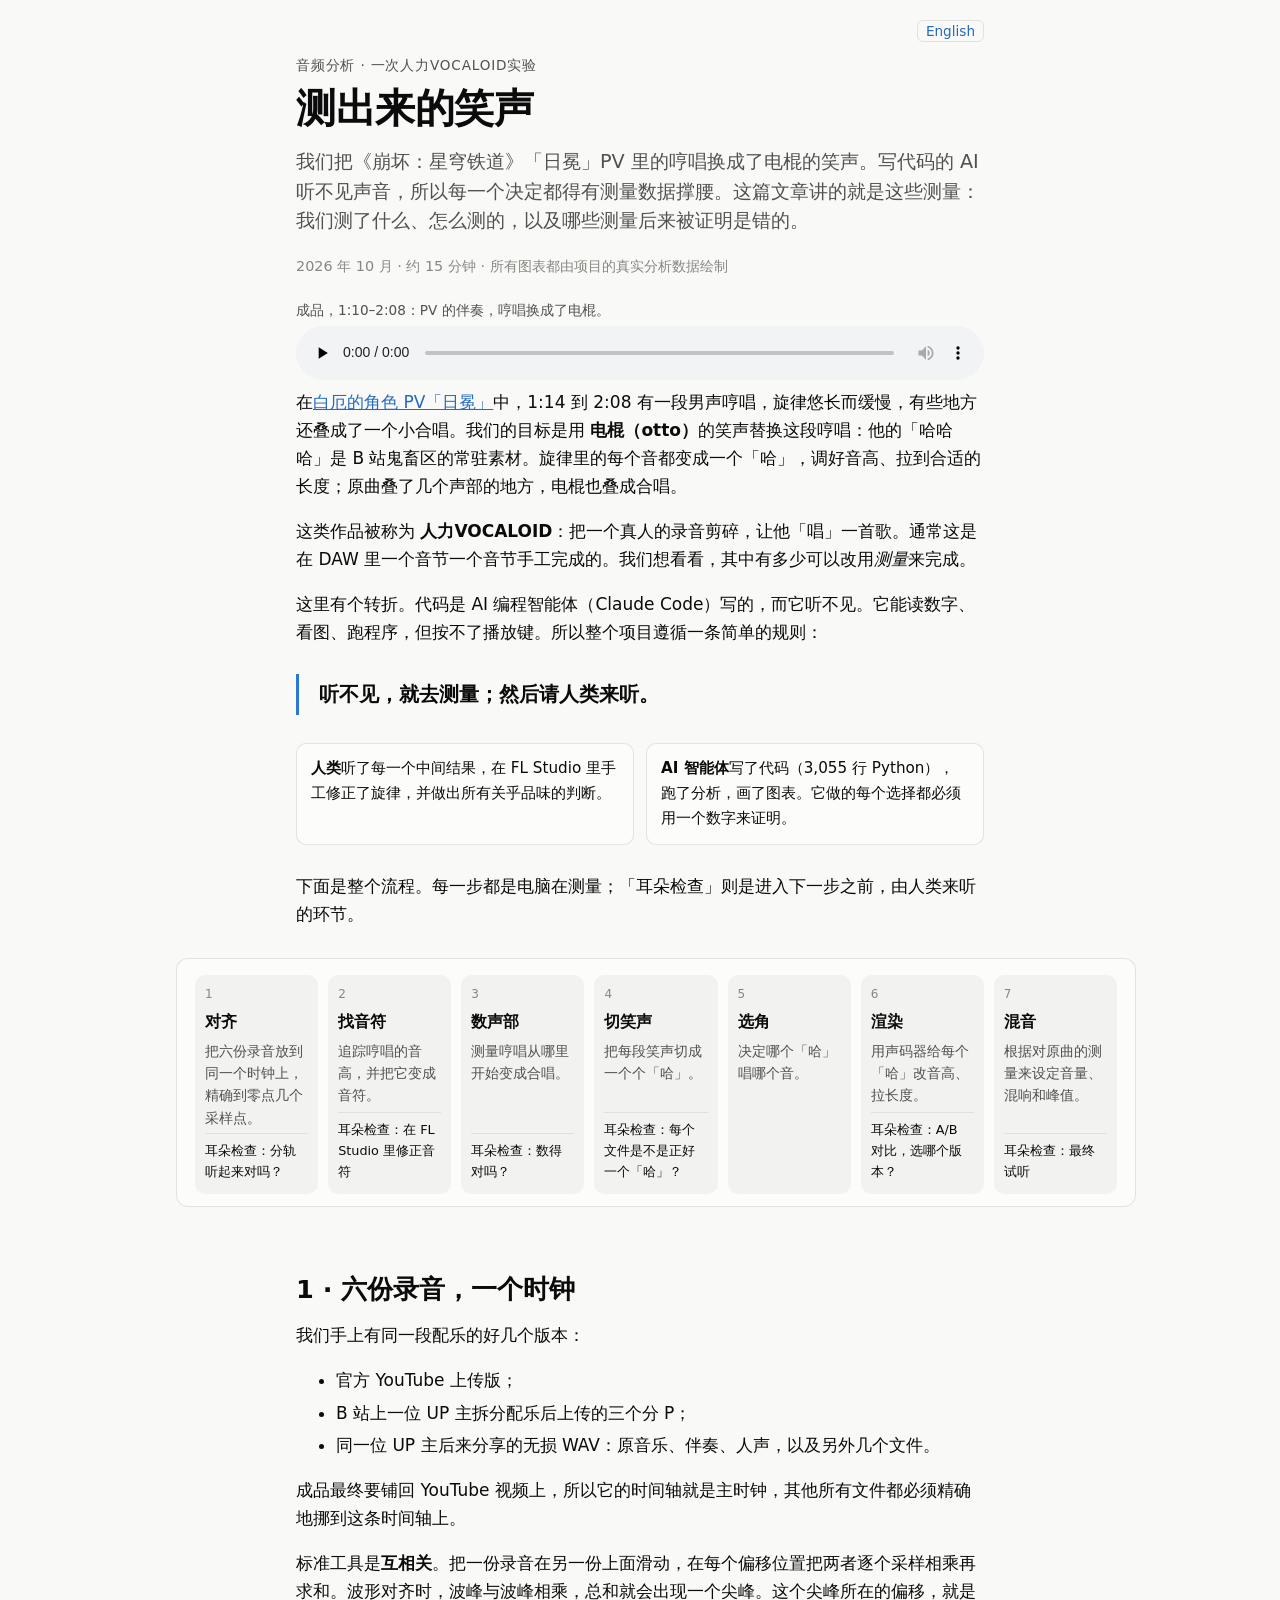
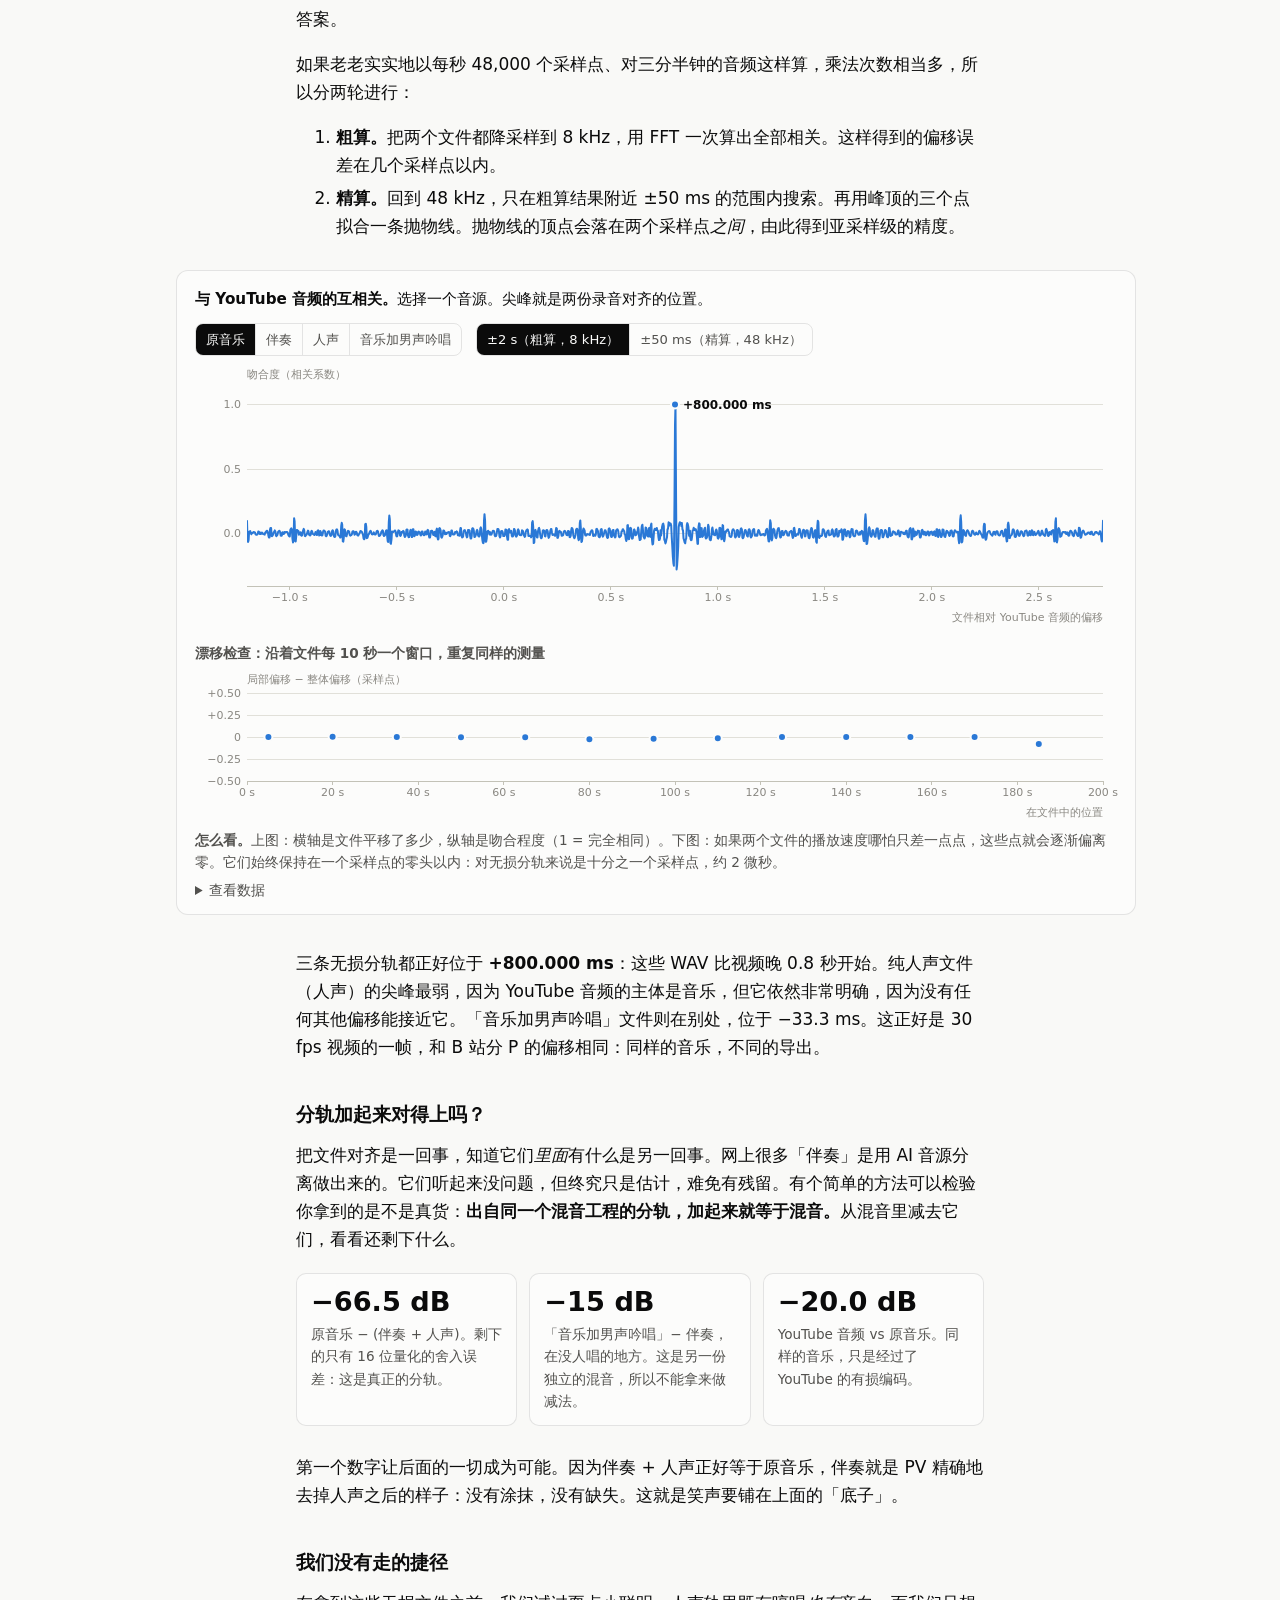
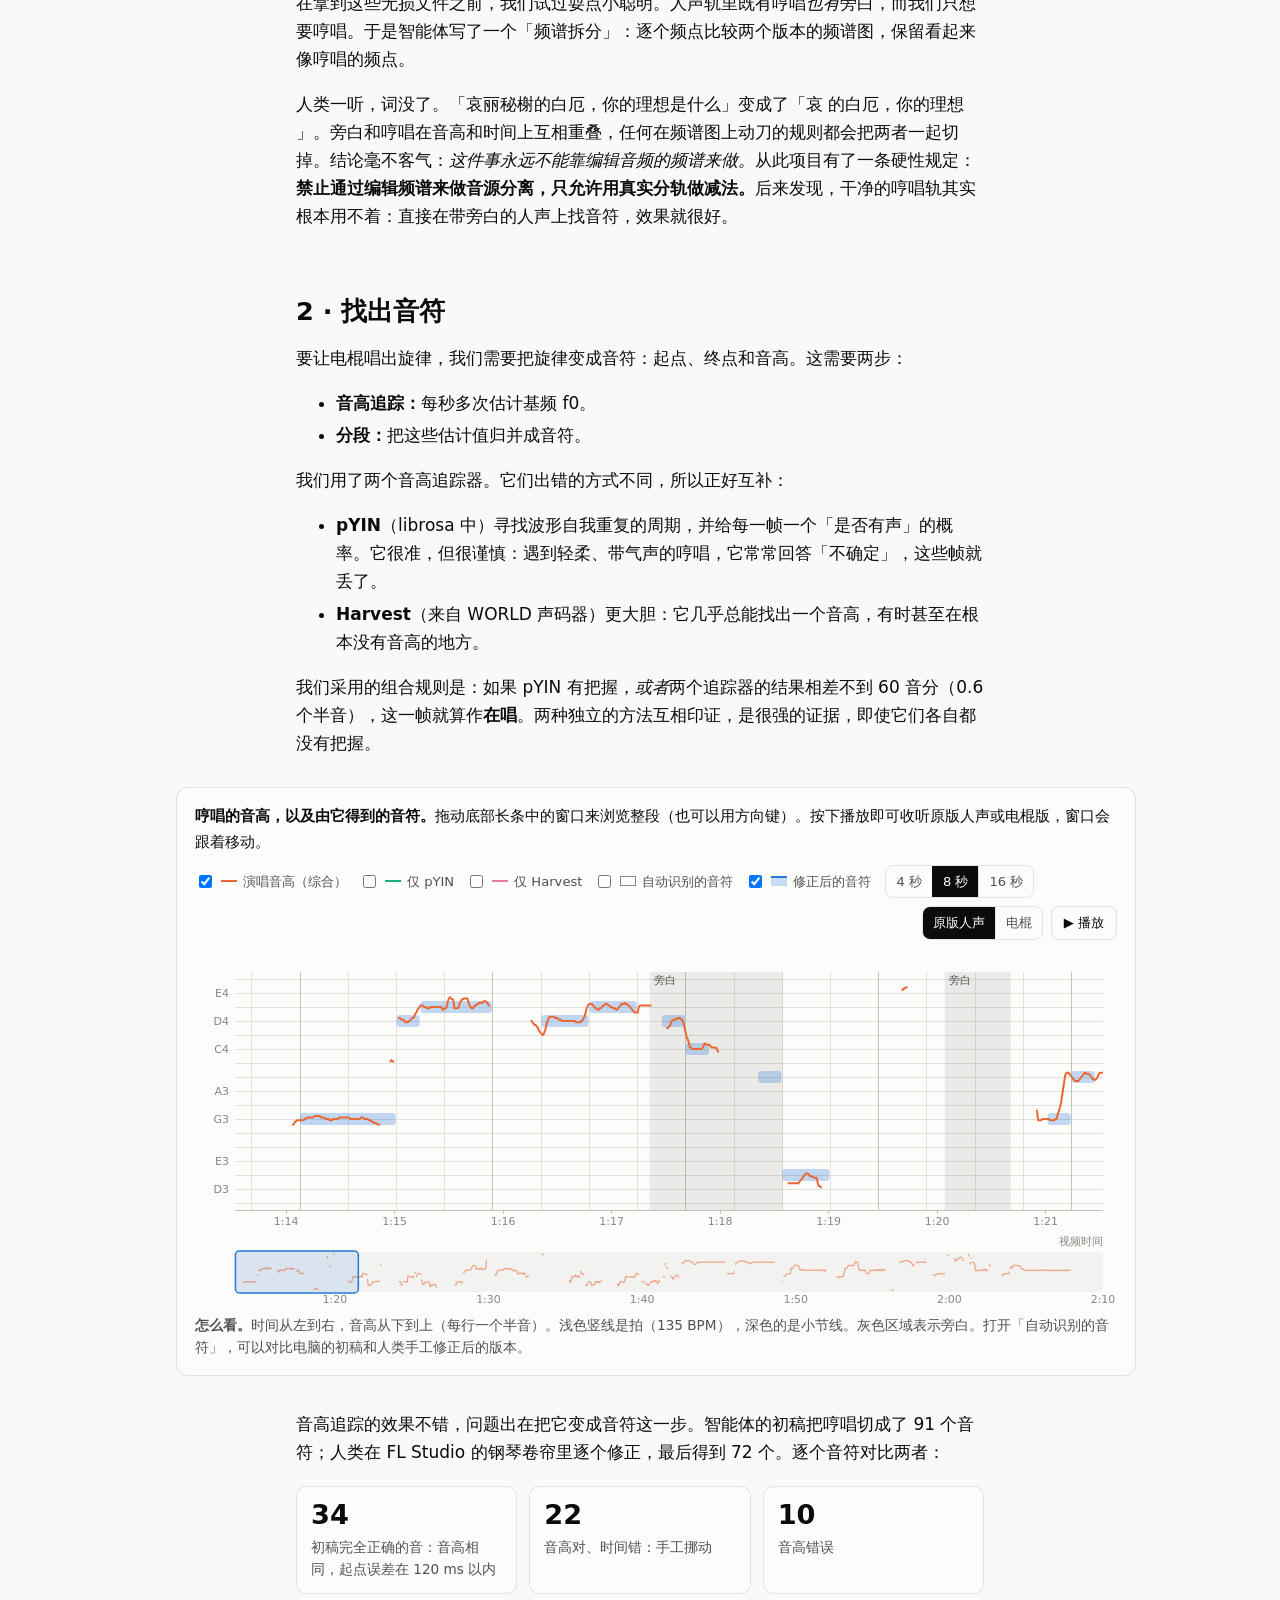
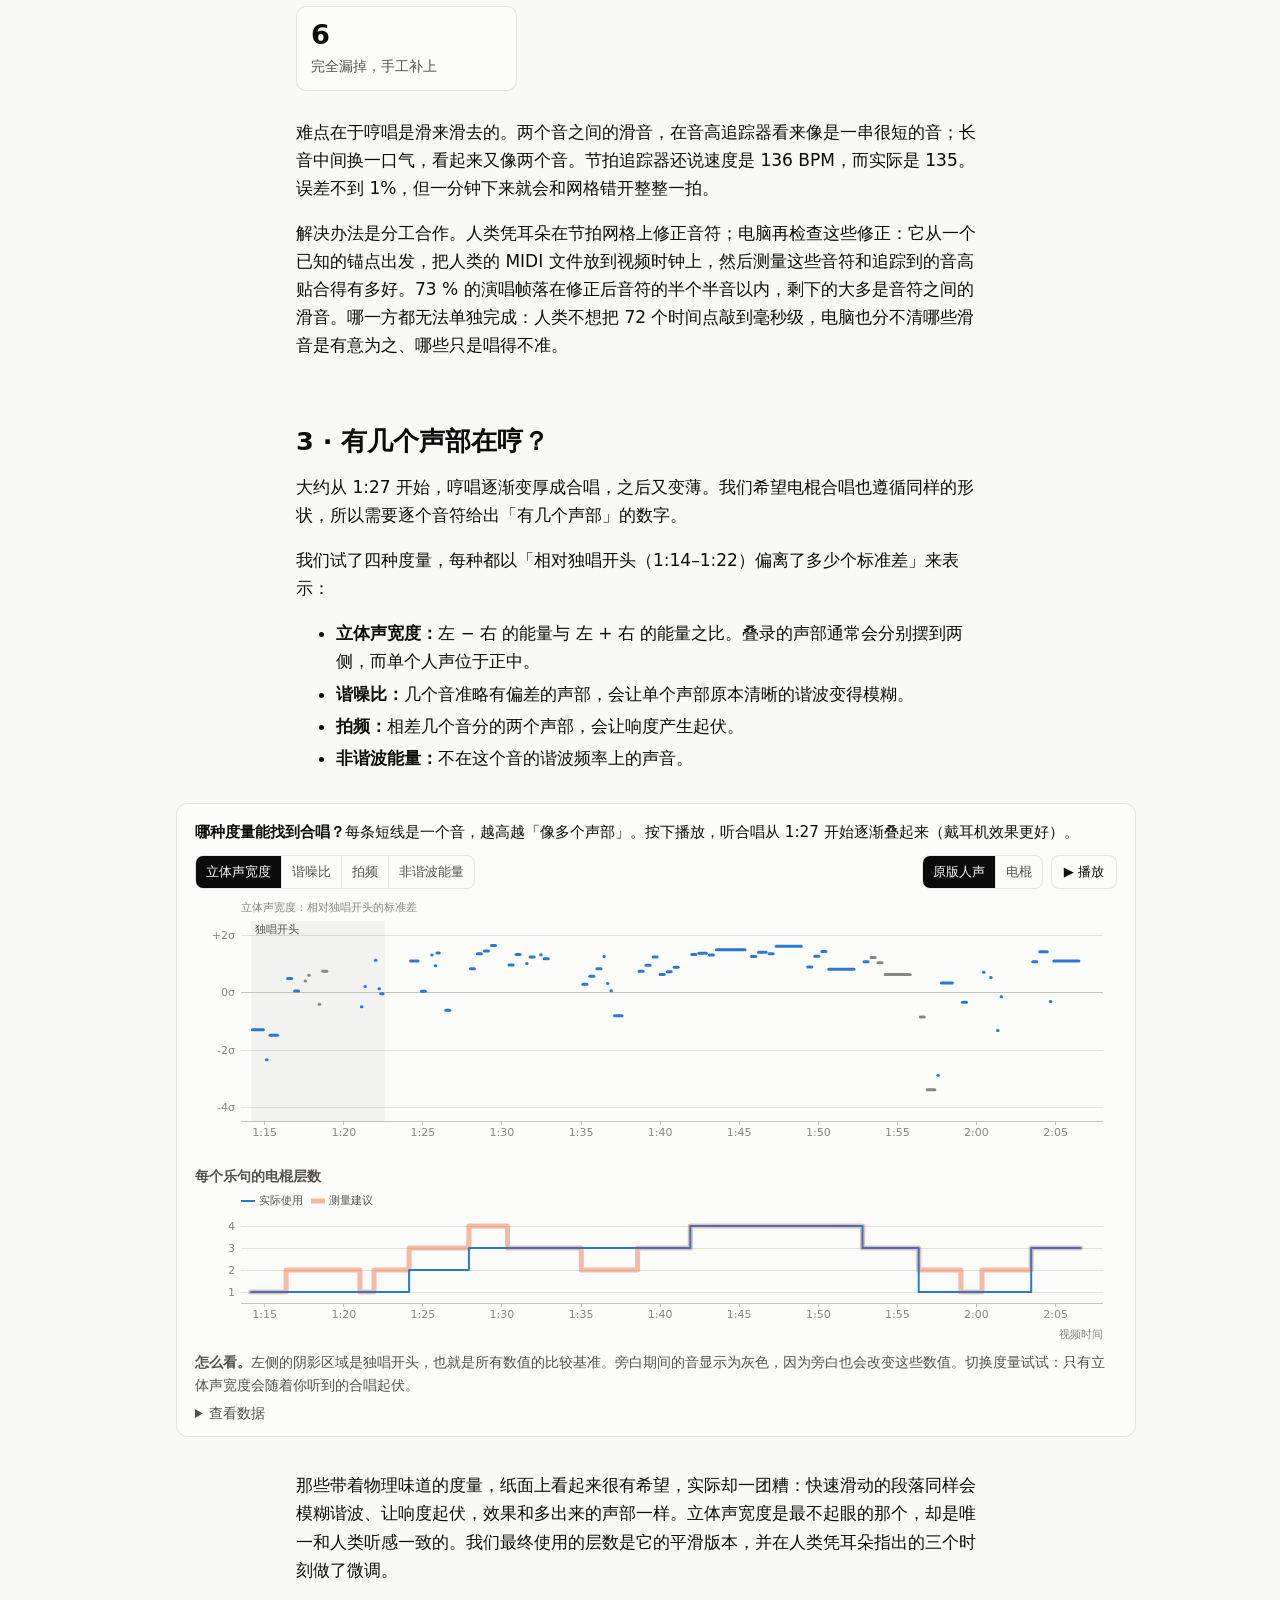
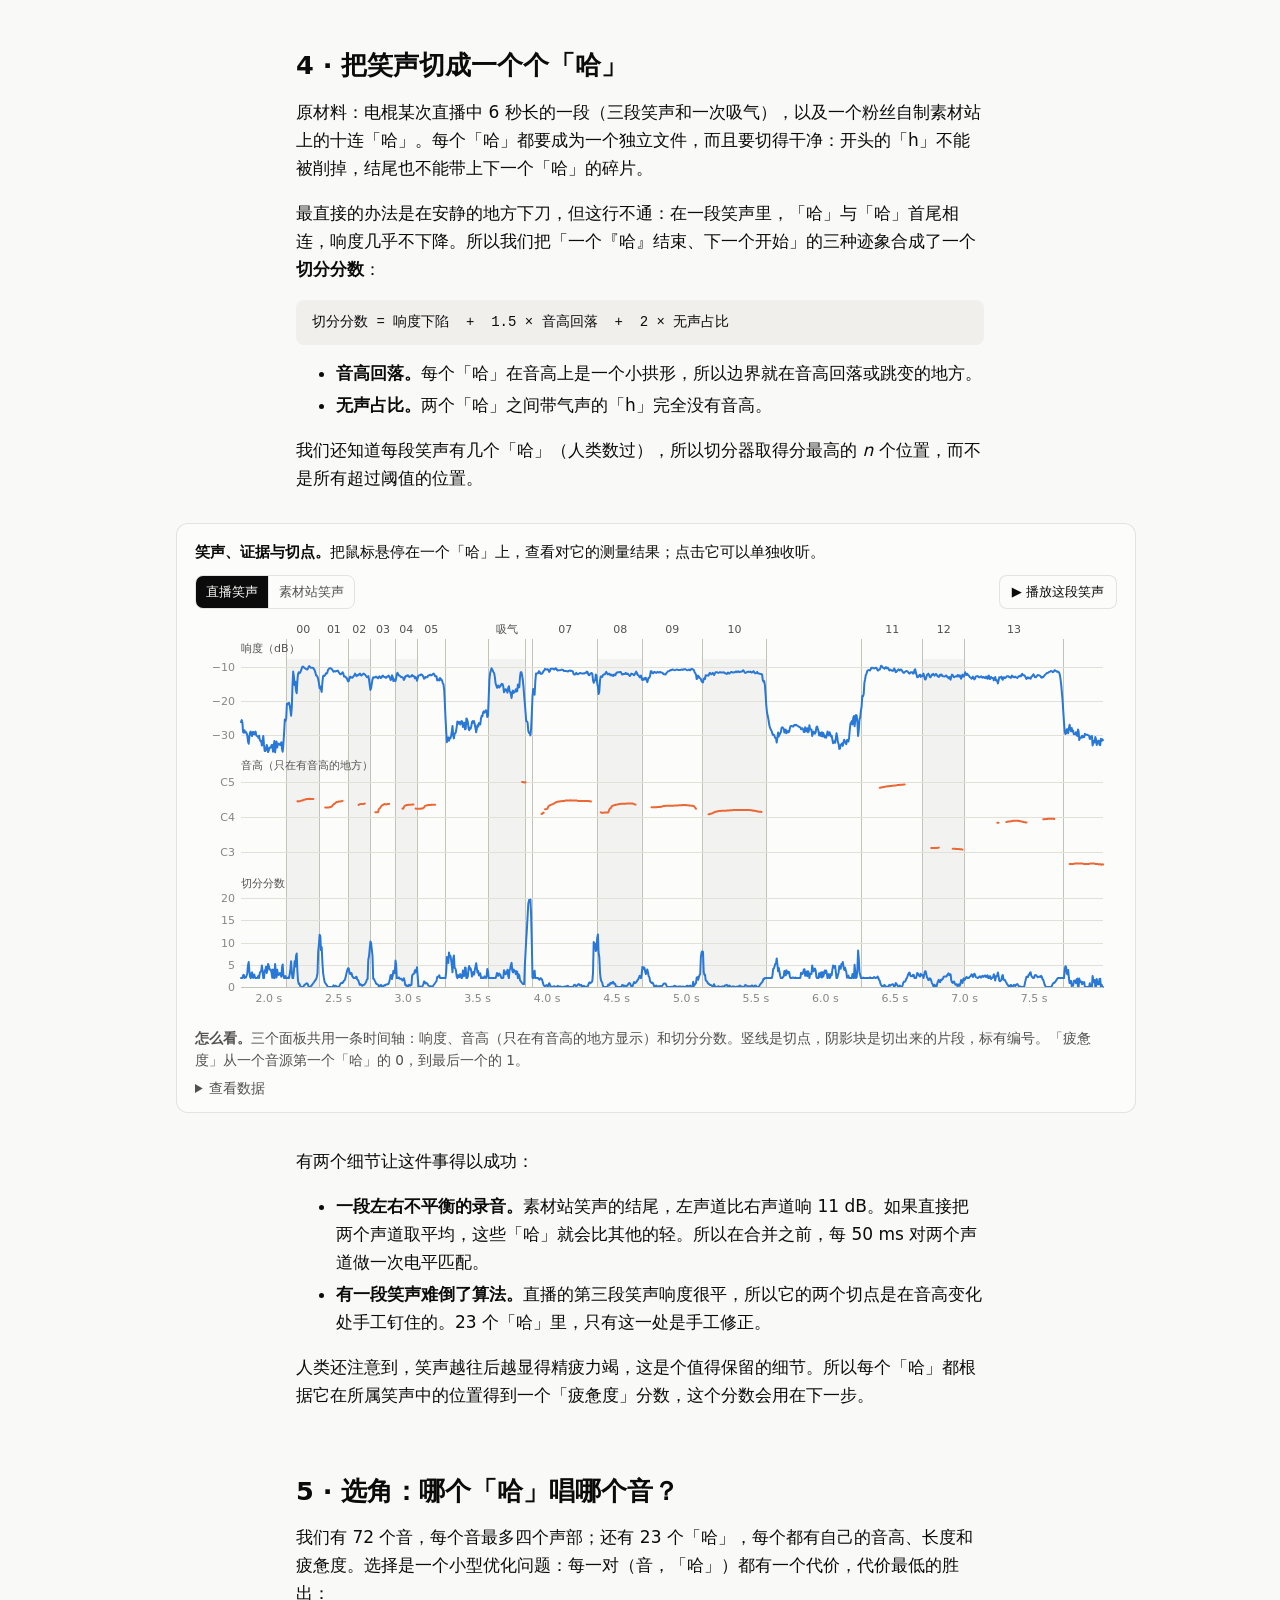
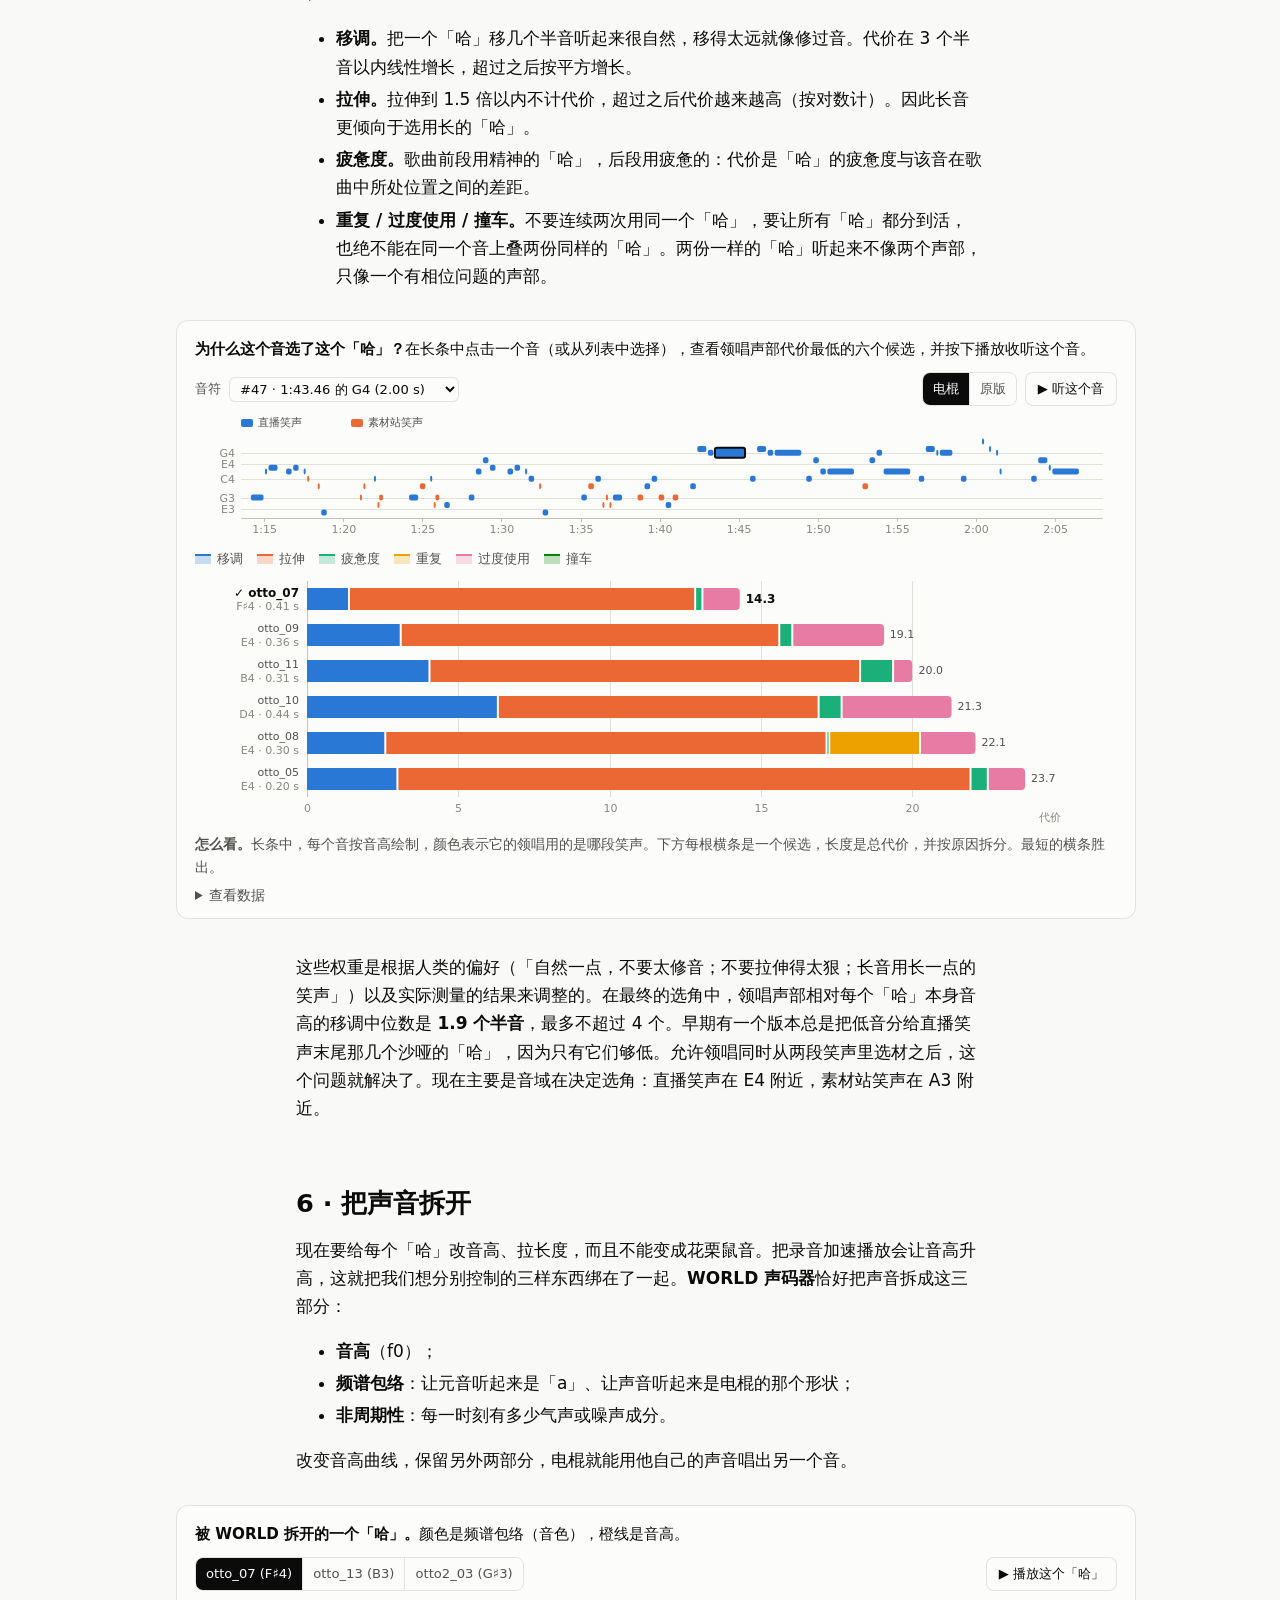
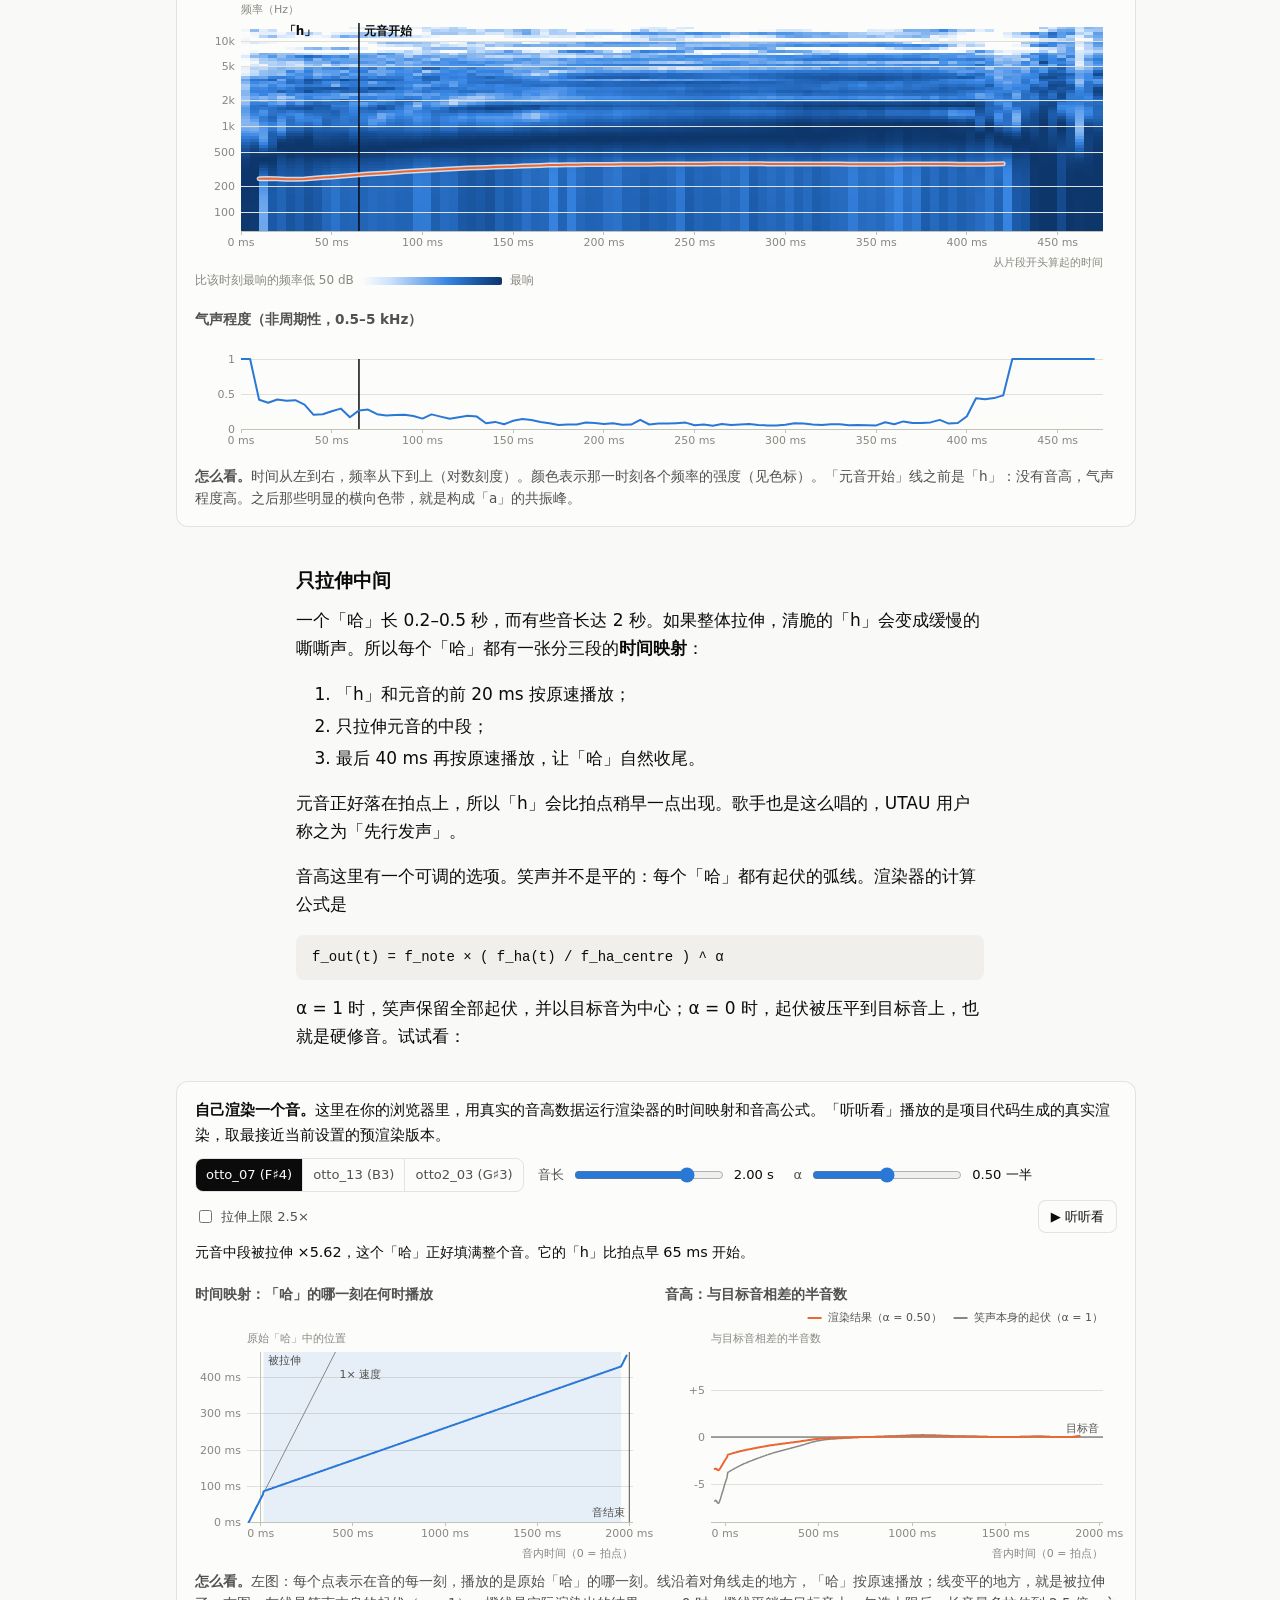
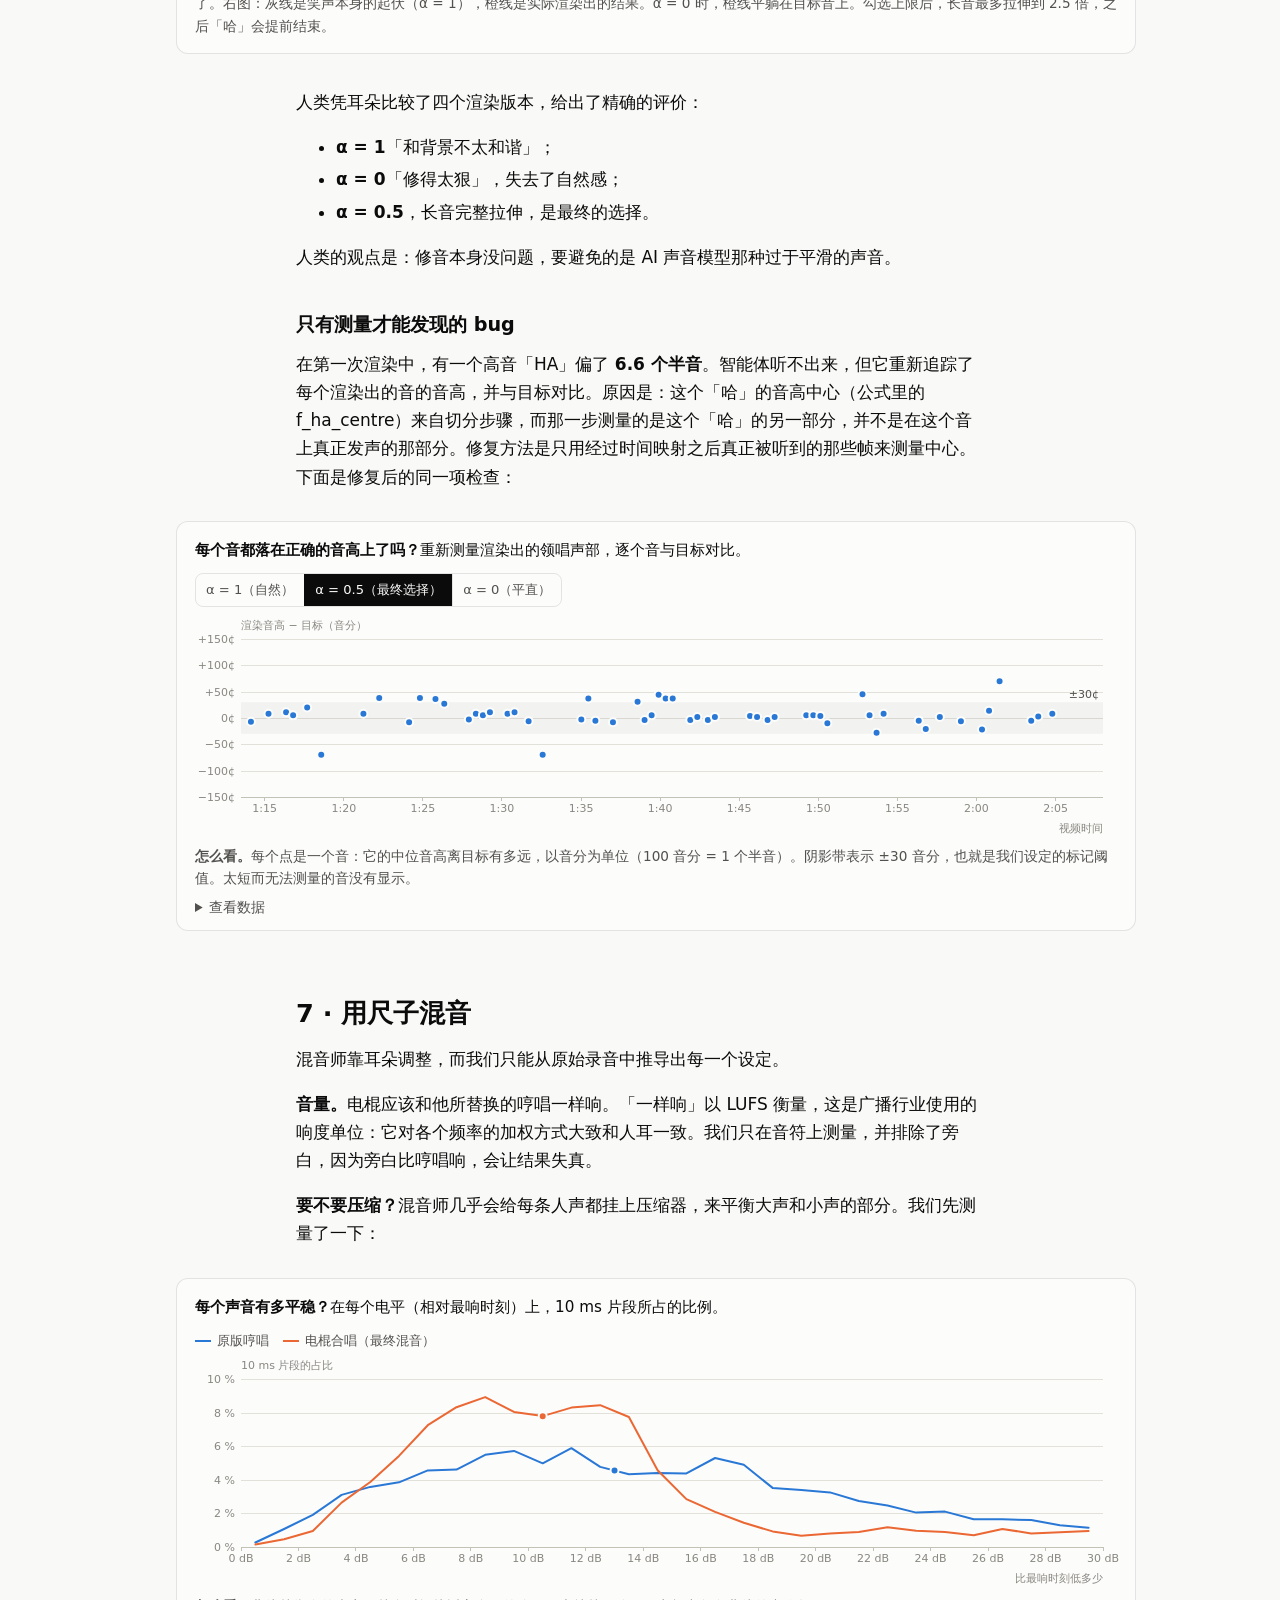
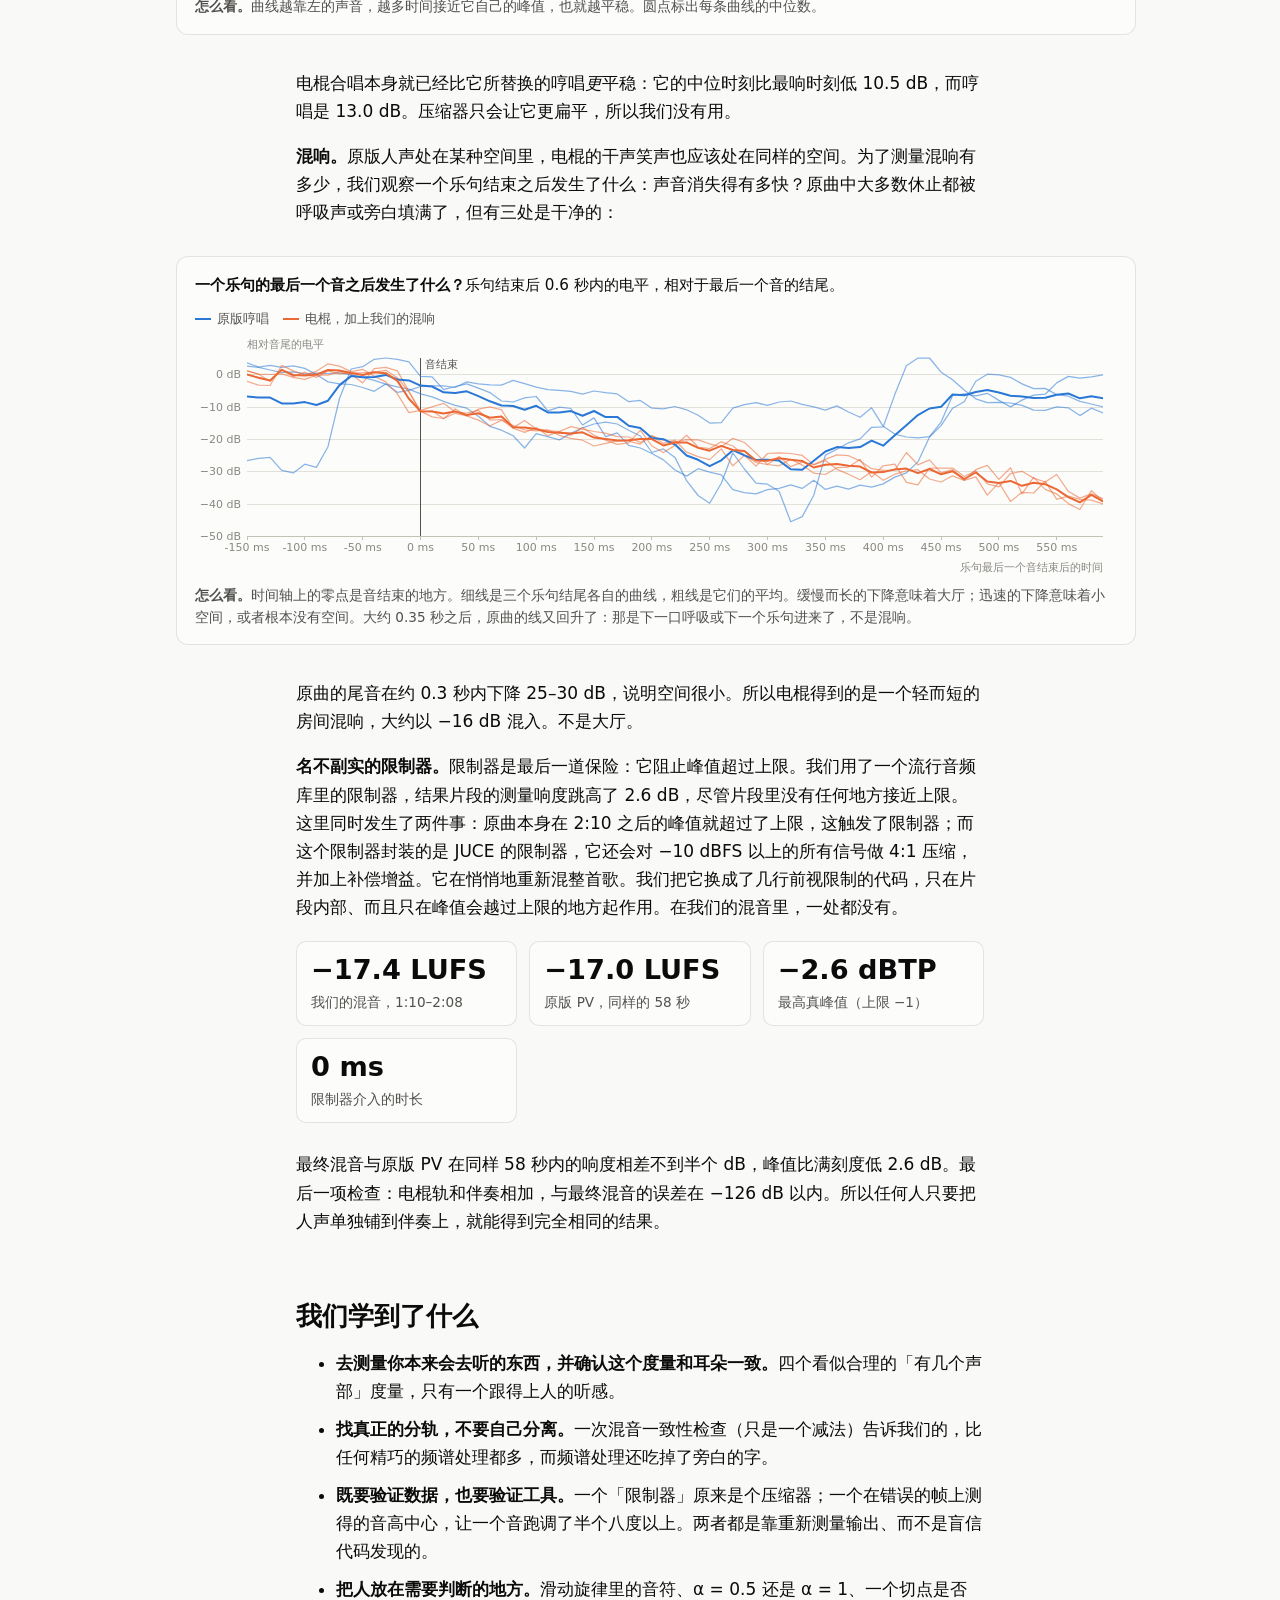
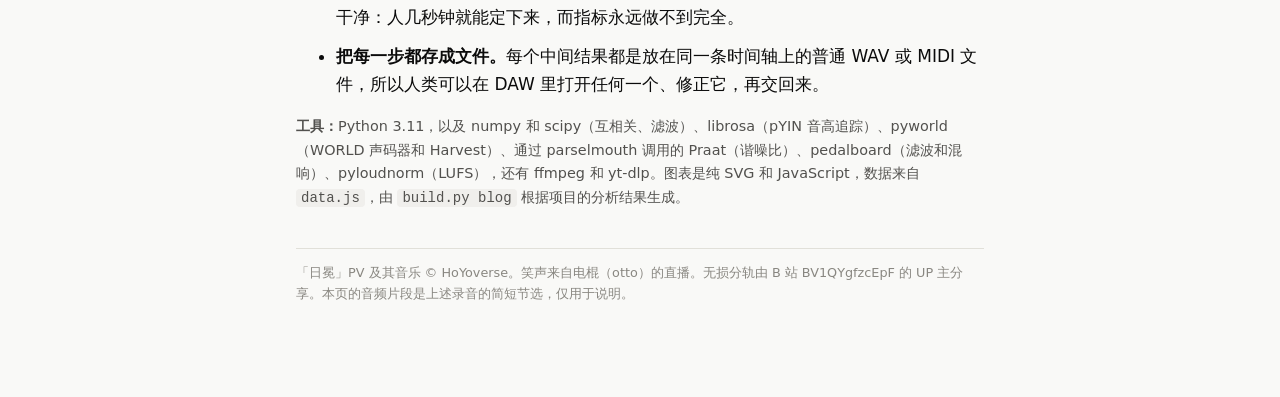
<file: claude/20261011-otto/zh.html>
<!doctype html>
<html lang="zh-CN">
<head>
<meta charset="utf-8">
<meta name="viewport" content="width=device-width, initial-scale=1">
<title>测出来的笑声</title>
<meta name="description" content="我们把《崩坏：星穹铁道》一部 PV 里的哼唱换成了电棍的笑声，而写代码的 AI 一个音也听不见。">
<link rel="alternate" hreflang="en" href="index.html">
<link rel="stylesheet" href="style.css">
</head>
<body>
<article>

<header class="hero">
  <nav class="lang"><a href="index.html" hreflang="en" lang="en">English</a></nav>
  <p class="kicker">音频分析 · 一次人力VOCALOID实验</p>
  <h1>测出来的笑声</h1>
  <p class="dek">我们把《崩坏：星穹铁道》「日冕」PV 里的哼唱换成了电棍的笑声。写代码的 AI 听不见声音，所以每一个决定都得有测量数据撑腰。这篇文章讲的就是这些测量：我们测了什么、怎么测的，以及哪些测量后来被证明是错的。</p>
  <p class="meta">2026 年 10 月 · 约 15 分钟 · 所有图表都由项目的真实分析数据绘制</p>
  <!-- 在这里放成品视频的链接，例如 <p class="watch"><a href="https://…">▶ 观看成品</a></p> -->
  <figure class="listen">
    <figcaption>成品，1:10–2:08：PV 的伴奏，哼唱换成了电棍。</figcaption>
    <audio controls preload="none">
      <source src="audio/result.webm" type='audio/webm; codecs="opus"'>
      <source src="audio/result.m4a" type="audio/mp4">
    </audio>
  </figure>
</header>

<section>
<p>在<a href="https://www.youtube.com/watch?v=BEKGuF5tY9E">白厄的角色 PV「日冕」</a>中，1:14 到 2:08 有一段男声哼唱，旋律悠长而缓慢，有些地方还叠成了一个小合唱。我们的目标是用 <b>电棍（otto）</b>的笑声替换这段哼唱：他的「哈哈哈」是 B 站鬼畜区的常驻素材。旋律里的每个音都变成一个「哈」，调好音高、拉到合适的长度；原曲叠了几个声部的地方，电棍也叠成合唱。</p>

<p>这类作品被称为 <b>人力VOCALOID</b>：把一个真人的录音剪碎，让他「唱」一首歌。通常这是在 DAW 里一个音节一个音节手工完成的。我们想看看，其中有多少可以改用<em>测量</em>来完成。</p>

<p>这里有个转折。代码是 AI 编程智能体（Claude Code）写的，而它听不见。它能读数字、看图、跑程序，但按不了播放键。所以整个项目遵循一条简单的规则：</p>

<blockquote class="pull">听不见，就去测量；然后请人类来听。</blockquote>

<div class="who">
  <div><b>人类</b>听了每一个中间结果，在 FL Studio 里手工修正了旋律，并做出所有关乎品味的判断。</div>
  <div><b>AI 智能体</b>写了代码（<span data-num="lines"></span> 行 Python），跑了分析，画了图表。它做的每个选择都必须用一个数字来证明。</div>
</div>

<p>下面是整个流程。每一步都是电脑在测量；「耳朵检查」则是进入下一步之前，由人类来听的环节。</p>

<figure class="wide">
  <ol class="pipeline">
    <li><span class="step">1</span><b>对齐</b><span>把六份录音放到同一个时钟上，精确到零点几个采样点。</span><i>耳朵检查：分轨听起来对吗？</i></li>
    <li><span class="step">2</span><b>找音符</b><span>追踪哼唱的音高，并把它变成音符。</span><i>耳朵检查：在 FL Studio 里修正音符</i></li>
    <li><span class="step">3</span><b>数声部</b><span>测量哼唱从哪里开始变成合唱。</span><i>耳朵检查：数得对吗？</i></li>
    <li><span class="step">4</span><b>切笑声</b><span>把每段笑声切成一个个「哈」。</span><i>耳朵检查：每个文件是不是正好一个「哈」？</i></li>
    <li><span class="step">5</span><b>选角</b><span>决定哪个「哈」唱哪个音。</span></li>
    <li><span class="step">6</span><b>渲染</b><span>用声码器给每个「哈」改音高、拉长度。</span><i>耳朵检查：A/B 对比，选哪个版本？</i></li>
    <li><span class="step">7</span><b>混音</b><span>根据对原曲的测量来设定音量、混响和峰值。</span><i>耳朵检查：最终试听</i></li>
  </ol>
</figure>
</section>

<section>
<h2>1 · 六份录音，一个时钟</h2>

<p>我们手上有同一段配乐的好几个版本：</p>
<ul>
  <li>官方 YouTube 上传版；</li>
  <li>B 站上一位 UP 主拆分配乐后上传的三个分 P；</li>
  <li>同一位 UP 主后来分享的无损 WAV：原音乐、伴奏、人声，以及另外几个文件。</li>
</ul>
<p>成品最终要铺回 YouTube 视频上，所以它的时间轴就是主时钟，其他所有文件都必须精确地挪到这条时间轴上。</p>

<p>标准工具是<b>互相关</b>。把一份录音在另一份上面滑动，在每个偏移位置把两者逐个采样相乘再求和。波形对齐时，波峰与波峰相乘，总和就会出现一个尖峰。这个尖峰所在的偏移，就是答案。</p>

<p>如果老老实实地以每秒 48,000 个采样点、对三分半钟的音频这样算，乘法次数相当多，所以分两轮进行：</p>
<ol>
  <li><b>粗算。</b>把两个文件都降采样到 8 kHz，用 FFT 一次算出全部相关。这样得到的偏移误差在几个采样点以内。</li>
  <li><b>精算。</b>回到 48 kHz，只在粗算结果附近 ±50 ms 的范围内搜索。再用峰顶的三个点拟合一条抛物线。抛物线的顶点会落在两个采样点<em>之间</em>，由此得到亚采样级的精度。</li>
</ol>

<figure class="wide" id="fig-align">
  <figcaption><b>与 YouTube 音频的互相关。</b>选择一个音源。尖峰就是两份录音对齐的位置。</figcaption>
  <div class="controls">
    <div class="seg" role="group" aria-label="音源" data-ctl="src"></div>
    <div class="seg" role="group" aria-label="缩放" data-ctl="zoom">
      <button data-v="coarse" aria-pressed="true">±2 s（粗算，8 kHz）</button>
      <button data-v="fine">±50 ms（精算，48 kHz）</button>
    </div>
  </div>
  <div class="chart" data-chart="xcorr" style="height:260px"></div>
  <h4 class="sub">漂移检查：沿着文件每 10 秒一个窗口，重复同样的测量</h4>
  <div class="chart" data-chart="drift" style="height:150px"></div>
  <p class="howto"><b>怎么看。</b>上图：横轴是文件平移了多少，纵轴是吻合程度（1 = 完全相同）。下图：如果两个文件的播放速度哪怕只差一点点，这些点就会逐渐偏离零。它们始终保持在一个采样点的零头以内：对无损分轨来说是十分之一个采样点，约 2 微秒。</p>
  <details><summary>查看数据</summary><table data-table="align"></table></details>
</figure>

<p>三条无损分轨都正好位于 <b>+800.000 ms</b>：这些 WAV 比视频晚 0.8 秒开始。纯人声文件（人声）的尖峰最弱，因为 YouTube 音频的主体是音乐，但它依然非常明确，因为没有任何其他偏移能接近它。「音乐加男声吟唱」文件则在别处，位于 −33.3 ms。这正好是 30 fps 视频的一帧，和 B 站分 P 的偏移相同：同样的音乐，不同的导出。</p>

<h3>分轨加起来对得上吗？</h3>

<p>把文件对齐是一回事，知道它们<em>里面</em>有什么是另一回事。网上很多「伴奏」是用 AI 音源分离做出来的。它们听起来没问题，但终究只是估计，难免有残留。有个简单的方法可以检验你拿到的是不是真货：<b>出自同一个混音工程的分轨，加起来就等于混音。</b>从混音里减去它们，看看还剩下什么。</p>

<div class="tiles">
  <div class="tile"><div class="v" data-num="mixres"></div><div class="l">原音乐 − (伴奏 + 人声)。剩下的只有 16 位量化的舍入误差：这是真正的分轨。</div></div>
  <div class="tile"><div class="v">−15 dB</div><div class="l">「音乐加男声吟唱」− 伴奏，在没人唱的地方。这是另一份独立的混音，所以不能拿来做减法。</div></div>
  <div class="tile"><div class="v" data-num="ytres"></div><div class="l">YouTube 音频 vs 原音乐。同样的音乐，只是经过了 YouTube 的有损编码。</div></div>
</div>

<p>第一个数字让后面的一切成为可能。因为伴奏 + 人声正好等于原音乐，伴奏就是 PV 精确地去掉人声之后的样子：没有涂抹，没有缺失。这就是笑声要铺在上面的「底子」。</p>

<h3>我们没有走的捷径</h3>

<p>在拿到这些无损文件之前，我们试过耍点小聪明。人声轨里既有哼唱<em>也有</em>旁白，而我们只想要哼唱。于是智能体写了一个「频谱拆分」：逐个频点比较两个版本的频谱图，保留看起来像哼唱的频点。</p>

<p>人类一听，词没了。「哀丽秘榭的白厄，你的理想是什么」变成了「哀 的白厄，你的理想 」。旁白和哼唱在音高和时间上互相重叠，任何在频谱图上动刀的规则都会把两者一起切掉。结论毫不客气：<i>这件事永远不能靠编辑音频的频谱来做。</i>从此项目有了一条硬性规定：<b>禁止通过编辑频谱来做音源分离，只允许用真实分轨做减法。</b>后来发现，干净的哼唱轨其实根本用不着：直接在带旁白的人声上找音符，效果就很好。</p>
</section>

<section>
<h2>2 · 找出音符</h2>

<p>要让电棍唱出旋律，我们需要把旋律变成音符：起点、终点和音高。这需要两步：</p>
<ul>
  <li><b>音高追踪：</b>每秒多次估计基频 f0。</li>
  <li><b>分段：</b>把这些估计值归并成音符。</li>
</ul>

<p>我们用了两个音高追踪器。它们出错的方式不同，所以正好互补：</p>
<ul>
  <li><b>pYIN</b>（librosa 中）寻找波形自我重复的周期，并给每一帧一个「是否有声」的概率。它很准，但很谨慎：遇到轻柔、带气声的哼唱，它常常回答「不确定」，这些帧就丢了。</li>
  <li><b>Harvest</b>（来自 WORLD 声码器）更大胆：它几乎总能找出一个音高，有时甚至在根本没有音高的地方。</li>
</ul>
<p>我们采用的组合规则是：如果 pYIN 有把握，<em>或者</em>两个追踪器的结果相差不到 60 音分（0.6 个半音），这一帧就算作<b>在唱</b>。两种独立的方法互相印证，是很强的证据，即使它们各自都没有把握。</p>

<figure class="wide" id="fig-pitch">
  <figcaption><b>哼唱的音高，以及由它得到的音符。</b>拖动底部长条中的窗口来浏览整段（也可以用方向键）。按下播放即可收听原版人声或电棍版，窗口会跟着移动。</figcaption>
  <div class="controls">
    <div class="chips" data-ctl="layers">
      <label><input type="checkbox" value="sung" checked><span class="key line" style="--c:var(--s2)"></span>演唱音高（综合）</label>
      <label><input type="checkbox" value="pyin"><span class="key line" style="--c:var(--s3)"></span>仅 pYIN</label>
      <label><input type="checkbox" value="harvest"><span class="key line" style="--c:var(--s5)"></span>仅 Harvest</label>
      <label><input type="checkbox" value="draft"><span class="key box outline"></span>自动识别的音符</label>
      <label><input type="checkbox" value="final" checked><span class="key box" style="--c:var(--s1)"></span>修正后的音符</label>
    </div>
    <div class="seg" role="group" aria-label="窗口宽度" data-ctl="win">
      <button data-v="4">4 秒</button><button data-v="8" aria-pressed="true">8 秒</button><button data-v="16">16 秒</button>
    </div>
  </div>
  <div class="chart" data-chart="pitch" style="height:300px"></div>
  <div class="chart overview" data-chart="pitch-overview" style="height:54px"></div>
  <p class="howto"><b>怎么看。</b>时间从左到右，音高从下到上（每行一个半音）。浅色竖线是拍（135 BPM），深色的是小节线。灰色区域表示旁白。打开「自动识别的音符」，可以对比电脑的初稿和人类手工修正后的版本。</p>
</figure>

<p>音高追踪的效果不错，问题出在把它变成音符这一步。智能体的初稿把哼唱切成了 <span data-num="draftcount"></span> 个音符；人类在 FL Studio 的钢琴卷帘里逐个修正，最后得到 72 个。逐个音符对比两者：</p>

<div class="tiles" data-tiles="compare"></div>

<p>难点在于哼唱是滑来滑去的。两个音之间的滑音，在音高追踪器看来像是一串很短的音；长音中间换一口气，看起来又像两个音。节拍追踪器还说速度是 <span data-num="tempo-tracked"></span> BPM，而实际是 <span data-num="tempo"></span>。误差不到 1%，但一分钟下来就会和网格错开整整一拍。</p>

<p>解决办法是分工合作。人类凭耳朵在节拍网格上修正音符；电脑再检查这些修正：它从一个已知的锚点出发，把人类的 MIDI 文件放到视频时钟上，然后测量这些音符和追踪到的音高贴合得有多好。<span data-num="pitchfit"></span> 的演唱帧落在修正后音符的半个半音以内，剩下的大多是音符之间的滑音。哪一方都无法单独完成：人类不想把 72 个时间点敲到毫秒级，电脑也分不清哪些滑音是有意为之、哪些只是唱得不准。</p>
</section>

<section>
<h2>3 · 有几个声部在哼？</h2>

<p>大约从 1:27 开始，哼唱逐渐变厚成合唱，之后又变薄。我们希望电棍合唱也遵循同样的形状，所以需要逐个音符给出「有几个声部」的数字。</p>

<p>我们试了四种度量，每种都以「相对独唱开头（1:14–1:22）偏离了多少个标准差」来表示：</p>
<ul>
  <li><b>立体声宽度：</b>左 − 右 的能量与 左 + 右 的能量之比。叠录的声部通常会分别摆到两侧，而单个人声位于正中。</li>
  <li><b>谐噪比：</b>几个音准略有偏差的声部，会让单个声部原本清晰的谐波变得模糊。</li>
  <li><b>拍频：</b>相差几个音分的两个声部，会让响度产生起伏。</li>
  <li><b>非谐波能量：</b>不在这个音的谐波频率上的声音。</li>
</ul>

<figure class="wide" id="fig-stack">
  <figcaption><b>哪种度量能找到合唱？</b>每条短线是一个音，越高越「像多个声部」。按下播放，听合唱从 1:27 开始逐渐叠起来（戴耳机效果更好）。</figcaption>
  <div class="controls"><div class="seg" role="group" aria-label="度量" data-ctl="measure">
    <button data-v="side_mid_db" aria-pressed="true">立体声宽度</button>
    <button data-v="hnr_db">谐噪比</button>
    <button data-v="beating">拍频</button>
    <button data-v="off_harm">非谐波能量</button>
  </div></div>
  <div class="chart" data-chart="stack" style="height:250px"></div>
  <h4 class="sub">每个乐句的电棍层数</h4>
  <div class="chart" data-chart="layers" style="height:150px"></div>
  <p class="howto"><b>怎么看。</b>左侧的阴影区域是独唱开头，也就是所有数值的比较基准。旁白期间的音显示为灰色，因为旁白也会改变这些数值。切换度量试试：只有立体声宽度会随着你听到的合唱起伏。</p>
  <details><summary>查看数据</summary><table data-table="phrases"></table></details>
</figure>

<p>那些带着物理味道的度量，纸面上看起来很有希望，实际却一团糟：快速滑动的段落同样会模糊谐波、让响度起伏，效果和多出来的声部一样。立体声宽度是最不起眼的那个，却是唯一和人类听感一致的。我们最终使用的层数是它的平滑版本，并在人类凭耳朵指出的三个时刻做了微调。</p>
</section>

<section>
<h2>4 · 把笑声切成一个个「哈」</h2>

<p>原材料：电棍某次直播中 6 秒长的一段（三段笑声和一次吸气），以及一个粉丝自制素材站上的十连「哈」。每个「哈」都要成为一个独立文件，而且要切得干净：开头的「h」不能被削掉，结尾也不能带上下一个「哈」的碎片。</p>

<p>最直接的办法是在安静的地方下刀，但这行不通：在一段笑声里，「哈」与「哈」首尾相连，响度几乎不下降。所以我们把「一个『哈』结束、下一个开始」的三种迹象合成了一个<b>切分分数</b>：</p>

<pre><code>切分分数 = 响度下陷  +  1.5 × 音高回落  +  2 × 无声占比</code></pre>

<ul>
  <li><b>音高回落。</b>每个「哈」在音高上是一个小拱形，所以边界就在音高回落或跳变的地方。</li>
  <li><b>无声占比。</b>两个「哈」之间带气声的「h」完全没有音高。</li>
</ul>
<p>我们还知道每段笑声有几个「哈」（人类数过），所以切分器取得分最高的 <em>n</em> 个位置，而不是所有超过阈值的位置。</p>

<figure class="wide" id="fig-units">
  <figcaption><b>笑声、证据与切点。</b>把鼠标悬停在一个「哈」上，查看对它的测量结果；点击它可以单独收听。</figcaption>
  <div class="controls"><div class="seg" role="group" aria-label="笑声" data-ctl="usrc">
    <button data-v="0" aria-pressed="true">直播笑声</button>
    <button data-v="1">素材站笑声</button>
  </div></div>
  <div class="chart" data-chart="units" style="height:400px"></div>
  <p class="howto"><b>怎么看。</b>三个面板共用一条时间轴：响度、音高（只在有音高的地方显示）和切分分数。竖线是切点，阴影块是切出来的片段，标有编号。「疲惫度」从一个音源第一个「哈」的 0，到最后一个的 1。</p>
  <details><summary>查看数据</summary><table data-table="units"></table></details>
</figure>

<p>有两个细节让这件事得以成功：</p>
<ul>
  <li><b>一段左右不平衡的录音。</b>素材站笑声的结尾，左声道比右声道响 11 dB。如果直接把两个声道取平均，这些「哈」就会比其他的轻。所以在合并之前，每 50 ms 对两个声道做一次电平匹配。</li>
  <li><b>有一段笑声难倒了算法。</b>直播的第三段笑声响度很平，所以它的两个切点是在音高变化处手工钉住的。23 个「哈」里，只有这一处是手工修正。</li>
</ul>
<p>人类还注意到，笑声越往后越显得精疲力竭，这是个值得保留的细节。所以每个「哈」都根据它在所属笑声中的位置得到一个「疲惫度」分数，这个分数会用在下一步。</p>
</section>

<section>
<h2>5 · 选角：哪个「哈」唱哪个音？</h2>

<p>我们有 72 个音，每个音最多四个声部；还有 23 个「哈」，每个都有自己的音高、长度和疲惫度。选择是一个小型优化问题：每一对（音，「哈」）都有一个代价，代价最低的胜出：</p>

<ul class="costs">
  <li><b>移调。</b>把一个「哈」移几个半音听起来很自然，移得太远就像修过音。代价在 3 个半音以内线性增长，超过之后按平方增长。</li>
  <li><b>拉伸。</b>拉伸到 1.5 倍以内不计代价，超过之后代价越来越高（按对数计）。因此长音更倾向于选用长的「哈」。</li>
  <li><b>疲惫度。</b>歌曲前段用精神的「哈」，后段用疲惫的：代价是「哈」的疲惫度与该音在歌曲中所处位置之间的差距。</li>
  <li><b>重复 / 过度使用 / 撞车。</b>不要连续两次用同一个「哈」，要让所有「哈」都分到活，也绝不能在同一个音上叠两份同样的「哈」。两份一样的「哈」听起来不像两个声部，只像一个有相位问题的声部。</li>
</ul>

<figure class="wide" id="fig-cast">
  <figcaption><b>为什么这个音选了这个「哈」？</b>在长条中点击一个音（或从列表中选择），查看领唱声部代价最低的六个候选，并按下播放收听这个音。</figcaption>
  <div class="controls"><label class="select">音符 <select data-ctl="note"></select></label></div>
  <div class="chart" data-chart="strip" style="height:130px"></div>
  <div class="legend" data-legend="terms"></div>
  <div class="chart" data-chart="costs" style="height:250px"></div>
  <p class="howto"><b>怎么看。</b>长条中，每个音按音高绘制，颜色表示它的领唱用的是哪段笑声。下方每根横条是一个候选，长度是总代价，并按原因拆分。最短的横条胜出。</p>
  <details><summary>查看数据</summary><table data-table="cands"></table></details>
</figure>

<p>这些权重是根据人类的偏好（「自然一点，不要太修音；不要拉伸得太狠；长音用长一点的笑声」）以及实际测量的结果来调整的。在最终的选角中，领唱声部相对每个「哈」本身音高的移调中位数是 <b>1.9 个半音</b>，最多不超过 4 个。早期有一个版本总是把低音分给直播笑声末尾那几个沙哑的「哈」，因为只有它们够低。允许领唱同时从两段笑声里选材之后，这个问题就解决了。现在主要是音域在决定选角：直播笑声在 E4 附近，素材站笑声在 A3 附近。</p>
</section>

<section>
<h2>6 · 把声音拆开</h2>

<p>现在要给每个「哈」改音高、拉长度，而且不能变成花栗鼠音。把录音加速播放会让音高升高，这就把我们想分别控制的三样东西绑在了一起。<b>WORLD 声码器</b>恰好把声音拆成这三部分：</p>
<ul>
  <li><b>音高</b>（f0）；</li>
  <li><b>频谱包络</b>：让元音听起来是「a」、让声音听起来是电棍的那个形状；</li>
  <li><b>非周期性</b>：每一时刻有多少气声或噪声成分。</li>
</ul>
<p>改变音高曲线，保留另外两部分，电棍就能用他自己的声音唱出另一个音。</p>

<figure class="wide" id="fig-world">
  <figcaption><b>被 WORLD 拆开的一个「哈」。</b>颜色是频谱包络（音色），橙线是音高。</figcaption>
  <div class="controls"><div class="seg" role="group" aria-label="片段" data-ctl="wunit"></div></div>
  <div class="chart heat" data-chart="world" style="height:270px"></div>
  <div class="scale" data-scale="world"></div>
  <h4 class="sub">气声程度（非周期性，0.5–5 kHz）</h4>
  <div class="chart" data-chart="ap" style="height:120px"></div>
  <p class="howto"><b>怎么看。</b>时间从左到右，频率从下到上（对数刻度）。颜色表示那一时刻各个频率的强度（见色标）。「元音开始」线之前是「h」：没有音高，气声程度高。之后那些明显的横向色带，就是构成「a」的共振峰。</p>
</figure>

<h3>只拉伸中间</h3>

<p>一个「哈」长 0.2–0.5 秒，而有些音长达 2 秒。如果整体拉伸，清脆的「h」会变成缓慢的嘶嘶声。所以每个「哈」都有一张分三段的<b>时间映射</b>：</p>
<ol>
  <li>「h」和元音的前 20 ms 按原速播放；</li>
  <li>只拉伸元音的中段；</li>
  <li>最后 40 ms 再按原速播放，让「哈」自然收尾。</li>
</ol>
<p>元音正好落在拍点上，所以「h」会比拍点稍早一点出现。歌手也是这么唱的，UTAU 用户称之为「先行发声」。</p>

<p>音高这里有一个可调的选项。笑声并不是平的：每个「哈」都有起伏的弧线。渲染器的计算公式是</p>
<pre><code>f_out(t) = f_note × ( f_ha(t) / f_ha_centre ) ^ α</code></pre>
<p>α = 1 时，笑声保留全部起伏，并以目标音为中心；α = 0 时，起伏被压平到目标音上，也就是硬修音。试试看：</p>

<figure class="wide" id="fig-tmap">
  <figcaption><b>自己渲染一个音。</b>这里在你的浏览器里，用真实的音高数据运行渲染器的时间映射和音高公式。「听听看」播放的是项目代码生成的真实渲染，取最接近当前设置的预渲染版本。</figcaption>
  <div class="controls">
    <div class="seg" role="group" aria-label="片段" data-ctl="tunit"></div>
    <label class="slider">音长 <input type="range" data-ctl="dur" min="0.15" max="2.5" step="0.01" value="2"><output></output></label>
    <label class="slider">α <input type="range" data-ctl="alpha" min="0" max="1" step="0.05" value="0.5"><output></output></label>
    <label class="check"><input type="checkbox" data-ctl="cap"> 拉伸上限 2.5×</label>
  </div>
  <p class="readout" data-readout="tmap"></p>
  <div class="pair">
    <div><h4 class="sub">时间映射：「哈」的哪一刻在何时播放</h4><div class="chart" data-chart="tmap" style="height:250px"></div></div>
    <div><h4 class="sub">音高：与目标音相差的半音数</h4><div class="chart" data-chart="tpitch" style="height:250px"></div></div>
  </div>
  <p class="howto"><b>怎么看。</b>左图：每个点表示在音的每一刻，播放的是原始「哈」的哪一刻。线沿着对角线走的地方，「哈」按原速播放；线变平的地方，就是被拉伸了。右图：灰线是笑声本身的起伏（α = 1），橙线是实际渲染出的结果。α = 0 时，橙线平躺在目标音上。勾选上限后，长音最多拉伸到 2.5 倍，之后「哈」会提前结束。</p>
</figure>

<p>人类凭耳朵比较了四个渲染版本，给出了精确的评价：</p>
<ul>
  <li><b>α = 1</b>「和背景不太和谐」；</li>
  <li><b>α = 0</b>「修得太狠」，失去了自然感；</li>
  <li><b>α = 0.5</b>，长音完整拉伸，是最终的选择。</li>
</ul>
<p>人类的观点是：修音本身没问题，要避免的是 AI 声音模型那种过于平滑的声音。</p>

<h3>只有测量才能发现的 bug</h3>

<p>在第一次渲染中，有一个高音「HA」偏了 <b>6.6 个半音</b>。智能体听不出来，但它重新追踪了每个渲染出的音的音高，并与目标对比。原因是：这个「哈」的音高中心（公式里的 f_ha_centre）来自切分步骤，而那一步测量的是这个「哈」的另一部分，并不是在这个音上真正发声的那部分。修复方法是只用经过时间映射之后真正被听到的那些帧来测量中心。下面是修复后的同一项检查：</p>

<figure class="wide" id="fig-check">
  <figcaption><b>每个音都落在正确的音高上了吗？</b>重新测量渲染出的领唱声部，逐个音与目标对比。</figcaption>
  <div class="controls"><div class="seg" role="group" aria-label="版本" data-ctl="var">
    <button data-v="natural">α = 1（自然）</button>
    <button data-v="half_full" aria-pressed="true">α = 0.5（最终选择）</button>
    <button data-v="flat">α = 0（平直）</button>
  </div></div>
  <div class="chart" data-chart="check" style="height:220px"></div>
  <p class="howto"><b>怎么看。</b>每个点是一个音：它的中位音高离目标有多远，以音分为单位（100 音分 = 1 个半音）。阴影带表示 ±30 音分，也就是我们设定的标记阈值。太短而无法测量的音没有显示。</p>
  <details><summary>查看数据</summary><table data-table="check"></table></details>
</figure>
</section>

<section>
<h2>7 · 用尺子混音</h2>

<p>混音师靠耳朵调整，而我们只能从原始录音中推导出每一个设定。</p>

<p><b>音量。</b>电棍应该和他所替换的哼唱一样响。「一样响」以 LUFS 衡量，这是广播行业使用的响度单位：它对各个频率的加权方式大致和人耳一致。我们只在音符上测量，并排除了旁白，因为旁白比哼唱响，会让结果失真。</p>

<p><b>要不要压缩？</b>混音师几乎会给每条人声都挂上压缩器，来平衡大声和小声的部分。我们先测量了一下：</p>

<figure class="wide" id="fig-peaks">
  <figcaption><b>每个声音有多平稳？</b>在每个电平（相对最响时刻）上，10 ms 片段所占的比例。</figcaption>
  <div class="legend" data-legend="peaks"></div>
  <div class="chart" data-chart="peaks" style="height:230px"></div>
  <p class="howto"><b>怎么看。</b>曲线越靠左的声音，越多时间接近它自己的峰值，也就越平稳。圆点标出每条曲线的中位数。</p>
</figure>

<p>电棍合唱本身就已经比它所替换的哼唱<em>更</em>平稳：它的中位时刻比最响时刻低 <span data-num="otto-med"></span>，而哼唱是 <span data-num="hum-med"></span>。压缩器只会让它更扁平，所以我们没有用。</p>

<p><b>混响。</b>原版人声处在某种空间里，电棍的干声笑声也应该处在同样的空间。为了测量混响有多少，我们观察一个乐句结束之后发生了什么：声音消失得有多快？原曲中大多数休止都被呼吸声或旁白填满了，但有三处是干净的：</p>

<figure class="wide" id="fig-tails">
  <figcaption><b>一个乐句的最后一个音之后发生了什么？</b>乐句结束后 0.6 秒内的电平，相对于最后一个音的结尾。</figcaption>
  <div class="legend" data-legend="tails"></div>
  <div class="chart" data-chart="tails" style="height:240px"></div>
  <p class="howto"><b>怎么看。</b>时间轴上的零点是音结束的地方。细线是三个乐句结尾各自的曲线，粗线是它们的平均。缓慢而长的下降意味着大厅；迅速的下降意味着小空间，或者根本没有空间。大约 0.35 秒之后，原曲的线又回升了：那是下一口呼吸或下一个乐句进来了，不是混响。</p>
</figure>

<p>原曲的尾音在约 0.3 秒内下降 25–30 dB，说明空间很小。所以电棍得到的是一个轻而短的房间混响，大约以 −16 dB 混入。不是大厅。</p>

<p><b>名不副实的限制器。</b>限制器是最后一道保险：它阻止峰值超过上限。我们用了一个流行音频库里的限制器，结果片段的测量响度跳高了 2.6 dB，尽管片段里没有任何地方接近上限。这里同时发生了两件事：原曲本身在 2:10 之后的峰值就超过了上限，这触发了限制器；而这个限制器封装的是 JUCE 的限制器，它还会对 −10 dBFS 以上的所有信号做 4:1 压缩，并加上补偿增益。它在悄悄地重新混整首歌。我们把它换成了几行前视限制的代码，只在片段内部、而且只在峰值会越过上限的地方起作用。在我们的混音里，一处都没有。</p>

<div class="tiles" data-tiles="final"></div>

<p>最终混音与原版 PV 在同样 58 秒内的响度相差不到半个 dB，峰值比满刻度低 2.6 dB。最后一项检查：电棍轨和伴奏相加，与最终混音的误差在 −126 dB 以内。所以任何人只要把人声单独铺到伴奏上，就能得到完全相同的结果。</p>
</section>

<section>
<h2>我们学到了什么</h2>

<ul class="learned">
  <li><b>去测量你本来会去听的东西，并确认这个度量和耳朵一致。</b>四个看似合理的「有几个声部」度量，只有一个跟得上人的听感。</li>
  <li><b>找真正的分轨，不要自己分离。</b>一次混音一致性检查（只是一个减法）告诉我们的，比任何精巧的频谱处理都多，而频谱处理还吃掉了旁白的字。</li>
  <li><b>既要验证数据，也要验证工具。</b>一个「限制器」原来是个压缩器；一个在错误的帧上测得的音高中心，让一个音跑调了半个八度以上。两者都是靠重新测量输出、而不是盲信代码发现的。</li>
  <li><b>把人放在需要判断的地方。</b>滑动旋律里的音符、α = 0.5 还是 α = 1、一个切点是否干净：人几秒钟就能定下来，而指标永远做不到完全。</li>
  <li><b>把每一步都存成文件。</b>每个中间结果都是放在同一条时间轴上的普通 WAV 或 MIDI 文件，所以人类可以在 DAW 里打开任何一个、修正它，再交回来。</li>
</ul>

<p class="tools"><b>工具：</b>Python 3.11，以及 numpy 和 scipy（互相关、滤波）、librosa（pYIN 音高追踪）、pyworld（WORLD 声码器和 Harvest）、通过 parselmouth 调用的 Praat（谐噪比）、pedalboard（滤波和混响）、pyloudnorm（LUFS），还有 ffmpeg 和 yt-dlp。图表是纯 SVG 和 JavaScript，数据来自 <code>data.js</code>，由 <code>build.py blog</code> 根据项目的分析结果生成。</p>
</section>

<footer>
  <p>「日冕」PV 及其音乐 © HoYoverse。笑声来自电棍（otto）的直播。无损分轨由 B 站 BV1QYgfzcEpF 的 UP 主分享。本页的音频片段是上述录音的简短节选，仅用于说明。</p>
</footer>
</article>

<div class="tip" id="tip" hidden></div>
<script src="data.js"></script>
<script src="charts.js"></script>
</body>
</html>
</file>
<file: claude/20261011-otto/style.css>
/* Light and dark tokens: the validated reference palette (dataviz). Dark is its own set of steps, not a flip. */
:root {
  color-scheme: light;
  --page: #f9f9f7; --surface: #fcfcfb; --ink: #0b0b0b; --ink2: #52514e; --muted: #898781;
  --grid: #e1e0d9; --axis: #c3c2b7; --border: rgba(11,11,11,.10); --wash: rgba(11,11,11,.04);
  --link: #256abf; --code: #f0efec;
  --s1: #2a78d6; --s2: #eb6834; --s3: #1baf7a; --s4: #eda100; --s5: #e87ba4; --s6: #008300;
}
@media (prefers-color-scheme: dark) {
  :root:not([data-theme="light"]) {
    color-scheme: dark;
    --page: #0d0d0d; --surface: #1a1a19; --ink: #f0efec; --ink2: #c3c2b7; --muted: #898781;
    --grid: #2c2c2a; --axis: #383835; --border: rgba(255,255,255,.10); --wash: rgba(255,255,255,.05);
    --link: #6da7ec; --code: #232321;
    --s1: #3987e5; --s2: #d95926; --s3: #199e70; --s4: #c98500; --s5: #d55181; --s6: #008300;
  }
}
:root[data-theme="dark"] {
  color-scheme: dark;
  --page: #0d0d0d; --surface: #1a1a19; --ink: #f0efec; --ink2: #c3c2b7; --muted: #898781;
  --grid: #2c2c2a; --axis: #383835; --border: rgba(255,255,255,.10); --wash: rgba(255,255,255,.05);
  --link: #6da7ec; --code: #232321;
  --s1: #3987e5; --s2: #d95926; --s3: #199e70; --s4: #c98500; --s5: #d55181; --s6: #008300;
}

* { box-sizing: border-box; }
html { -webkit-text-size-adjust: 100%; }
body {
  margin: 0; background: var(--page); color: var(--ink);
  font: 17px/1.65 system-ui, -apple-system, "Segoe UI", "PingFang SC", "Microsoft YaHei", sans-serif;
}
article { max-width: 720px; margin: 0 auto; padding: 48px 16px 80px; }
a { color: var(--link); }
h1 { font-size: 2.5rem; line-height: 1.15; margin: .2em 0 .4em; letter-spacing: -.01em; }
h2 { font-size: 1.6rem; line-height: 1.25; margin: 2.6em 0 .6em; }
h3 { font-size: 1.2rem; margin: 2em 0 .5em; }
h4.sub { font-size: .85rem; font-weight: 600; color: var(--ink2); margin: 18px 0 4px; }
p, ul, ol { margin: 0 0 1em; }
li { margin: .25em 0; }
code, pre { font: 14px/1.5 ui-monospace, SFMono-Regular, Menlo, Consolas, monospace; }
pre { background: var(--code); border-radius: 8px; padding: 12px 16px; overflow-x: auto; }
:not(pre) > code { background: var(--code); border-radius: 4px; padding: 1px 5px; }

.lang { text-align: right; font-size: .85rem; margin: -28px 0 12px; }
.lang a { text-decoration: none; border: 1px solid var(--border); border-radius: 6px; padding: 2px 8px; }
.kicker { color: var(--ink2); font-size: .85rem; text-transform: uppercase; letter-spacing: .06em; margin: 0; }
.dek { font-size: 1.2rem; line-height: 1.55; color: var(--ink2); }
.meta { color: var(--muted); font-size: .9rem; }
.pull { margin: 1.4em 0; padding: 4px 0 4px 20px; border-left: 3px solid var(--s1); font-size: 1.25rem; font-weight: 600; }
.who { display: grid; grid-template-columns: 1fr 1fr; gap: 12px; margin: 1.2em 0 1.6em; }
.who > div { background: var(--surface); border: 1px solid var(--border); border-radius: 10px; padding: 12px 14px; font-size: .95rem; }

/* figures break out of the text column on wide screens */
figure { margin: 1.8em 0 2em; }
figure.wide {
  background: var(--surface); border: 1px solid var(--border); border-radius: 12px; padding: 16px 18px 12px;
  position: relative;
}
@media (min-width: 1040px) { figure.wide { width: 960px; margin-left: -120px; } }
figcaption { font-size: .95rem; margin-bottom: 10px; }
.howto { font-size: .85rem; color: var(--ink2); margin: 10px 0 4px; }
details { font-size: .85rem; color: var(--ink2); margin-top: 6px; overflow-x: auto; }
summary { cursor: pointer; }
table { border-collapse: collapse; margin-top: 8px; width: 100%; font-variant-numeric: tabular-nums; }
th, td { text-align: right; padding: 3px 8px; border-bottom: 1px solid var(--grid); }
th:first-child, td:first-child { text-align: left; }
th { font-weight: 600; color: var(--ink); }
.tablewrap { overflow-x: auto; }

/* pipeline */
.pipeline { list-style: none; padding: 0; margin: 0; display: grid; grid-template-columns: repeat(auto-fit, minmax(118px, 1fr)); gap: 10px; }
.pipeline li { margin: 0; padding: 10px 10px 12px; border-radius: 10px; background: var(--wash); display: flex; flex-direction: column; gap: 4px; font-size: .85rem; }
.pipeline .step { font-size: .75rem; color: var(--muted); }
.pipeline b { font-size: 1rem; }
.pipeline span:not(.step) { color: var(--ink2); }
.pipeline i { margin-top: auto; padding-top: 6px; font-style: normal; color: var(--ink); font-size: .8rem; border-top: 1px solid var(--grid); }

/* stat tiles */
.tiles { display: grid; grid-template-columns: repeat(auto-fit, minmax(170px, 1fr)); gap: 12px; margin: 1.2em 0 1.6em; }
.tile { background: var(--surface); border: 1px solid var(--border); border-radius: 10px; padding: 12px 14px; }
.tile .v { font-size: 1.7rem; font-weight: 600; line-height: 1.2; }
.tile .l { font-size: .85rem; color: var(--ink2); margin-top: 4px; }

/* controls: one row above the chart */
.controls { display: flex; flex-wrap: wrap; gap: 8px 14px; align-items: center; margin-bottom: 8px; }
.seg { display: inline-flex; flex-wrap: wrap; border: 1px solid var(--border); border-radius: 8px; overflow: hidden; }
.seg button {
  font: inherit; font-size: .82rem; border: 0; background: transparent; color: var(--ink2); padding: 5px 10px; cursor: pointer;
}
.seg button + button { border-left: 1px solid var(--border); }
.seg button:hover { background: var(--wash); }
.seg button[aria-pressed="true"] { background: var(--ink); color: var(--surface); }
.playbox { display: inline-flex; gap: 8px; align-items: center; flex-wrap: wrap; margin-left: auto; }
.play {
  font: inherit; font-size: .82rem; border: 1px solid var(--border); border-radius: 8px; padding: 5px 12px; cursor: pointer;
  background: var(--surface); color: var(--ink); white-space: nowrap;
}
.play:hover { background: var(--wash); }
.play[aria-pressed="true"] { background: var(--ink); color: var(--surface); }
.noaudio .playbox, .noaudio .listen { display: none; }
.listen { margin: 1.2em 0 0; }
.listen figcaption { font-size: .85rem; color: var(--ink2); margin-bottom: 4px; }
.listen audio { width: 100%; }
.chips { display: flex; flex-wrap: wrap; gap: 4px 12px; font-size: .82rem; color: var(--ink2); }
.chips label, .check { display: inline-flex; align-items: center; gap: 6px; cursor: pointer; font-size: .82rem; color: var(--ink2); }
.slider { display: inline-flex; align-items: center; gap: 8px; font-size: .82rem; color: var(--ink2); }
.slider input { width: 150px; accent-color: var(--s1); }
.slider output { min-width: 3.5em; font-variant-numeric: tabular-nums; color: var(--ink); }
.select { font-size: .82rem; color: var(--ink2); display: inline-flex; gap: 8px; align-items: center; }
.select select { font: inherit; color: var(--ink); background: var(--surface); border: 1px solid var(--border); border-radius: 6px; padding: 3px 6px; max-width: 100%; }
.readout { font-size: .9rem; margin: 2px 0 0; min-height: 1.5em; }
.key { display: inline-block; width: 16px; height: 10px; flex: none; }
.key.line { height: 0; border-top: 2px solid var(--c); }
.key.box { background: color-mix(in srgb, var(--c) 25%, transparent); border-top: 2px solid var(--c); }
.key.box.outline { background: transparent; border: 1.5px solid var(--muted); }
.legend { display: flex; flex-wrap: wrap; gap: 4px 14px; font-size: .8rem; color: var(--ink2); margin: 4px 0; }
.legend span { display: inline-flex; align-items: center; gap: 6px; }

/* charts */
.chart { position: relative; width: 100%; touch-action: pan-y; }
.chart svg { display: block; overflow: visible; }
.chart svg:focus { outline: none; }
.chart svg:focus-visible { outline: 2px solid var(--s1); outline-offset: 2px; border-radius: 4px; }
.chart canvas { position: absolute; image-rendering: auto; }
.overview { cursor: ew-resize; margin-top: 2px; }
.pair { display: grid; grid-template-columns: 1fr 1fr; gap: 18px; }
.scale { font-size: .75rem; color: var(--muted); display: flex; align-items: center; gap: 8px; margin: 2px 0 0; }
.scale i { display: inline-block; width: 140px; height: 8px; border-radius: 2px; }

svg text { fill: var(--muted); font: 11px system-ui, -apple-system, "Segoe UI", sans-serif; font-variant-numeric: tabular-nums; }
svg text.lbl { fill: var(--ink2); font-size: 11px; }
svg text.lbl-strong { fill: var(--ink); font-size: 12px; font-weight: 600; }
.gridline { stroke: var(--grid); stroke-width: 1; shape-rendering: crispEdges; }
.axisline { stroke: var(--axis); stroke-width: 1; shape-rendering: crispEdges; }
.crosshair { stroke: var(--ink2); stroke-width: 1; pointer-events: none; }
.playhead { stroke: var(--ink); stroke-width: 2; pointer-events: none; }
.ln { fill: none; stroke-width: 2; stroke-linejoin: round; stroke-linecap: round; }
.ln.thin { stroke-width: 1.25; opacity: .55; }

/* the one tooltip */
.tip {
  position: fixed; z-index: 10; pointer-events: none; background: var(--surface); color: var(--ink);
  border: 1px solid var(--border); border-radius: 8px; padding: 8px 10px; font-size: .8rem; line-height: 1.4;
  box-shadow: 0 4px 16px rgba(0,0,0,.12); max-width: 280px;
}
.tip .t { color: var(--ink2); margin-bottom: 4px; }
.tip .row { display: flex; align-items: baseline; gap: 8px; }
.tip .row b { font-variant-numeric: tabular-nums; }
.tip .row span { color: var(--ink2); }
.tip .k { display: inline-block; width: 12px; height: 0; border-top: 2px solid; transform: translateY(-3px); }

.learned li { margin-bottom: .6em; }
.tools { font-size: .9rem; color: var(--ink2); }
footer { margin-top: 3em; padding-top: 1em; border-top: 1px solid var(--grid); font-size: .8rem; color: var(--muted); }

@media (max-width: 640px) {
  body { font-size: 16px; }
  h1 { font-size: 2rem; }
  .who, .pair { grid-template-columns: 1fr; }
  figure.wide { padding: 12px 10px 10px; margin-left: -8px; margin-right: -8px; }
  .slider input { width: 110px; }
}
</file>
